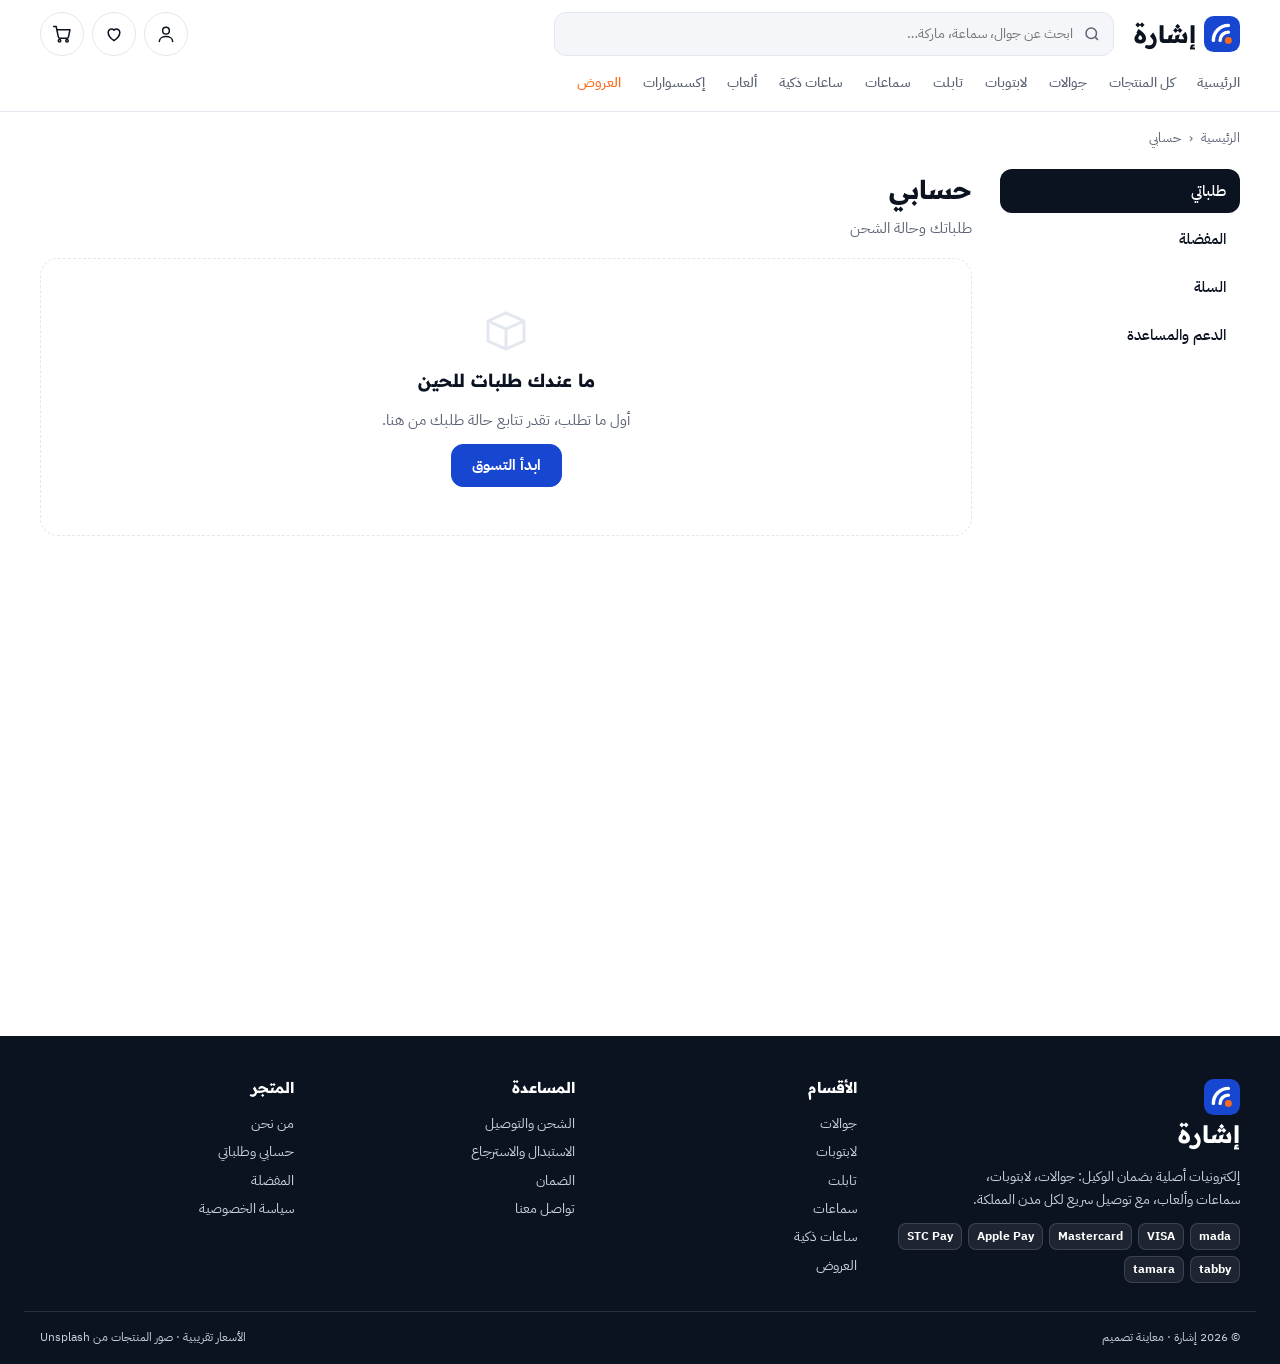
<file: account.html>
<!doctype html>
<html lang="ar" dir="rtl"><head><meta charset="utf-8"><meta name="viewport" content="width=device-width,initial-scale=1,viewport-fit=cover">
<meta name="claude:viewport-fit-sides" content="cover">
<title>حسابي | إشارة</title>
<meta name="description" content="حسابك وطلباتك في متجر إشارة.">
<meta name="theme-color" content="#1746D1">
<link rel="icon" type="image/svg+xml" href="img/logo-mark.svg">
<link rel="preconnect" href="https://fonts.googleapis.com"><link rel="preconnect" href="https://fonts.gstatic.com" crossorigin>
<noscript><link rel="stylesheet" href="https://fonts.googleapis.com/css2?family=IBM+Plex+Sans+Arabic:wght@400;500;700&family=Readex+Pro:wght@600;700;800&display=swap"></noscript>
<style>:root{--color-primary:#1746D1; --shell-ink:#0B1220; --shell-bg:#FFFFFF; --shell-soft:#F4F6FA; --shell-line:#E3E7EF;--shell-muted:#5B6475; --shell-note:#FFF4E5; --shell-note-fg:#6B3D00; --shell-ok:#12A150; --shell-err:#C62828; --shell-sale:#FF6A1A;--f-body:"IBM Plex Sans Arabic",Tahoma,"Segoe UI",sans-serif; --f-display:"Readex Pro","IBM Plex Sans Arabic",Tahoma,sans-serif;color-scheme:light;}html,body{background:var(--shell-bg);color:var(--shell-ink)}body{margin:0;font-family:var(--f-body);font-size:15px;line-height:1.6;direction:rtl}h1,h2,h3,.ish-h,.ish-h-sm,.ish-slide__txt h2,.ish-story h2,.ish-banner__txt h3{font-family:var(--f-display)}a{color:inherit}img{max-width:100%}[hidden]{display:none!important}.gut{padding-left:max(16px,env(safe-area-inset-left,0px));padding-right:max(16px,env(safe-area-inset-right,0px))}.wrap{max-width:1200px;margin:0 auto}.num{font-variant-numeric:tabular-nums}button:focus-visible,a:focus-visible,input:focus-visible,select:focus-visible,textarea:focus-visible{outline:2px solid var(--color-primary);outline-offset:2px}.note{background:var(--shell-note);color:var(--shell-note-fg);font-size:13px;text-align:center;padding-block:7px}.top{position:sticky;top:env(safe-area-inset-top,0px);z-index:40;background:var(--shell-bg);border-bottom:1px solid var(--shell-line)}body::before{content:"";position:fixed;inset:0 0 auto;height:env(safe-area-inset-top,0px);z-index:50;background:var(--shell-bg)}.top__in{max-width:1200px;margin:0 auto;display:flex;align-items:center;gap:20px;padding-block:12px}.logo{font-family:var(--f-display);font-weight:800;font-size:24px;text-decoration:none;display:flex;align-items:center;gap:8px;flex:none}.logo__mark{width:36px;height:36px;flex:none;display:block}.search{position:relative;flex:1;min-width:0;max-width:560px;margin:0}.search input{width:100%;box-sizing:border-box;font:inherit;font-size:14px;border:1px solid var(--shell-line);background:var(--shell-soft);border-radius:12px;padding:10px 40px 10px 14px;color:var(--shell-ink)}.search input:focus{background:var(--shell-bg);border-color:var(--color-primary);outline:none}.search svg{position:absolute;right:13px;top:50%;transform:translateY(-50%);width:18px;height:18px;fill:none;stroke:var(--shell-muted);stroke-width:2;pointer-events:none}.sres{position:absolute;top:calc(100% + 6px);inset-inline:0;background:var(--shell-bg);border:1px solid var(--shell-line);border-radius:14px;box-shadow:0 20px 40px rgba(11,18,32,.14);padding:6px;z-index:60;max-height:min(420px,70vh);overflow:auto}.sres a{display:flex;align-items:center;gap:10px;padding:8px;border-radius:10px;text-decoration:none}.sres a:hover,.sres a.on{background:var(--shell-soft)}.sres img{width:44px;height:44px;border-radius:8px;object-fit:cover;flex:none}.sres span{flex:1;min-width:0;font-size:14px;overflow:hidden;text-overflow:ellipsis;white-space:nowrap}.sres b{font-size:13px;color:var(--color-primary);white-space:nowrap}.sres p{margin:0;padding:12px;color:var(--shell-muted);font-size:14px;text-align:center}.acts{display:flex;gap:8px;flex:none;margin-inline-start:auto}.ibtn{position:relative;width:42px;height:42px;border-radius:50%;border:1px solid var(--shell-line);display:grid;place-items:center;background:var(--shell-bg);text-decoration:none}.ibtn:hover{border-color:var(--color-primary);color:var(--color-primary)}.ibtn svg{width:20px;height:20px;fill:none;stroke:currentColor;stroke-width:1.8;stroke-linecap:round;stroke-linejoin:round}.bdg{position:absolute;top:-4px;left:-4px;min-width:20px;height:20px;border-radius:10px;background:var(--color-primary);color:#fff;font-size:11px;font-weight:700;display:grid;place-items:center;padding:0 5px;box-sizing:border-box}.bdg.zero{display:none}.nav{max-width:1200px;margin:0 auto;display:flex;gap:22px;overflow-x:auto;scrollbar-width:none;font-weight:500;font-size:14px;padding-block:0 10px}.nav::-webkit-scrollbar{display:none}.nav a{text-decoration:none;white-space:nowrap;color:var(--shell-muted);padding-block:4px;border-bottom:2px solid transparent}.nav a:hover,.nav a[aria-current]{color:var(--color-primary);border-bottom-color:var(--color-primary)}.nav .hot{color:var(--shell-sale)}main{display:block;min-height:50vh}.s-block{max-width:1200px;margin:0 auto;padding-block:40px 56px}.s-block h2,.ttl{font-size:26px;margin:0 0 6px;text-wrap:balance}.s-block > p{color:var(--shell-muted);margin:0 0 22px}.bhead{display:flex;justify-content:space-between;align-items:end;gap:12px;margin-bottom:18px;flex-wrap:wrap}.bhead a{color:var(--color-primary);font-weight:700;text-decoration:none;font-size:14px}.crumbs{max-width:1200px;margin:0 auto;padding-block:16px 0;font-size:13px;color:var(--shell-muted);display:flex;gap:8px;flex-wrap:wrap}.crumbs a{text-decoration:none}.crumbs a:hover{color:var(--color-primary)}.btn{display:inline-flex;align-items:center;justify-content:center;gap:8px;border:1.5px solid var(--color-primary);background:var(--color-primary);color:#fff;border-radius:12px;padding:11px 20px;font:inherit;font-weight:700;cursor:pointer;text-decoration:none;line-height:1.3}.btn:hover{filter:brightness(1.08)}.btn--ghost{background:var(--shell-bg);color:var(--color-primary)}.btn--ghost:hover{background:var(--color-primary);color:#fff;filter:none}.btn--dark{background:var(--shell-ink);border-color:var(--shell-ink)}.btn--block{width:100%;box-sizing:border-box}.btn[disabled]{opacity:.5;cursor:not-allowed}.linkbtn{border:0;background:none;color:var(--color-primary);font:inherit;font-size:13px;font-weight:700;cursor:pointer;padding:0}.box{border:1px solid var(--shell-line);border-radius:18px;padding:20px;background:var(--shell-bg)}.muted{color:var(--shell-muted)}.empty{border:1px dashed var(--shell-line);border-radius:18px;padding:48px 20px;text-align:center;color:var(--shell-muted);display:flex;flex-direction:column;gap:12px;align-items:center}.empty b{color:var(--shell-ink);font-size:18px;font-family:var(--f-display)}.empty svg{width:48px;height:48px;fill:none;stroke:var(--shell-line);stroke-width:1.5}.pill{display:inline-flex;align-items:center;gap:6px;border-radius:999px;padding:3px 10px;font-size:12px;font-weight:700;background:var(--shell-soft)}.pill--ok{background:#E7F6EE;color:#0B7A3B}.pill--sale{background:#FFEDE3;color:#B4400B}.tag{display:inline-block;border-radius:6px;padding:1px 7px;font-size:12px;font-weight:800;direction:ltr}.tag--tabby{background:#3BFFC1;color:#111}.tag--tamara{background:#FFE5D0;color:#111}.rgrid{display:grid;grid-template-columns:repeat(4,minmax(0,1fr));gap:18px}.rc{display:flex;flex-direction:column;border:1px solid var(--shell-line);border-radius:16px;overflow:hidden;background:var(--shell-bg);transition:box-shadow .2s}.rc:hover{box-shadow:0 14px 34px rgba(11,18,32,.08)}.rc .s-product-card-image{position:relative;aspect-ratio:1/1;max-width:100%;background:var(--shell-soft);overflow:hidden}.rc .s-product-card-image > a{display:block;width:100%;height:100%}.rc .s-product-card-image img{width:100%;height:100%;object-fit:cover;display:block;transition:transform .4s}.rc:hover .s-product-card-image img{transform:scale(1.04)}.rc .s-product-card-content{display:flex;flex-direction:column;gap:6px;padding:12px;flex:1;min-width:0}.rc-brand{font-size:11px;letter-spacing:.06em;text-transform:uppercase;color:var(--shell-muted);direction:ltr;text-align:right}.rc h3{font-family:var(--f-body);font-size:14px;font-weight:700;margin:0;line-height:1.5;min-height:42px}.rc h3 a{text-decoration:none;display:-webkit-box;-webkit-line-clamp:2;-webkit-box-orient:vertical;overflow:hidden}.rc h3 a:hover{color:var(--color-primary)}.rc-price{display:flex;gap:8px;align-items:baseline;flex-wrap:wrap;margin-top:auto;font-variant-numeric:tabular-nums}.rc-price b{color:var(--color-primary)}.rc-price s{font-size:12px;color:var(--shell-muted)}.rc-badge{position:absolute;top:10px;right:10px;background:var(--shell-sale);color:#fff;font-size:11px;font-weight:800;border-radius:7px;padding:2px 8px;z-index:2}.heart{position:absolute;top:8px;left:8px;z-index:2;width:36px;height:36px;border-radius:50%;border:0;background:rgba(255,255,255,.92);display:grid;place-items:center;cursor:pointer;box-shadow:0 4px 12px rgba(11,18,32,.12)}.heart svg{width:18px;height:18px;fill:none;stroke:var(--shell-ink);stroke-width:1.8}.heart[aria-pressed="true"] svg{fill:#E5304B;stroke:#E5304B}.rc-add{border:1.5px solid var(--color-primary);background:var(--shell-bg);color:var(--color-primary);border-radius:10px;padding:8px;font:inherit;font-weight:700;cursor:pointer}.rc-add:hover{background:var(--color-primary);color:#fff}.listing{max-width:1200px;margin:0 auto;display:grid;grid-template-columns:250px minmax(0,1fr);gap:28px;padding-block:20px 64px;align-items:start}.filters{position:sticky;top:calc(130px + env(safe-area-inset-top,0px));border:1px solid var(--shell-line);border-radius:18px;padding:18px;display:flex;flex-direction:column;gap:20px;background:var(--shell-bg)}.filters h2{font-size:17px;margin:0;display:flex;justify-content:space-between;align-items:center}.filters h3{font-size:13px;margin:0 0 8px;color:var(--shell-muted);font-family:var(--f-body);letter-spacing:.02em}.filters fieldset{border:0;margin:0;padding:0;display:flex;flex-direction:column;gap:6px}.chk{display:flex;align-items:center;gap:8px;font-size:14px;cursor:pointer}.chk input{accent-color:var(--color-primary);width:16px;height:16px;margin:0}.chk small{margin-inline-start:auto;color:var(--shell-muted);font-variant-numeric:tabular-nums}.range{width:100%;accent-color:var(--color-primary)}.rangev{display:flex;justify-content:space-between;font-size:12px;color:var(--shell-muted);font-variant-numeric:tabular-nums}.toolbar{display:flex;justify-content:space-between;align-items:center;gap:12px;flex-wrap:wrap;margin-bottom:16px}.toolbar b{font-size:15px}select,.inp{font:inherit;border:1px solid var(--shell-line);border-radius:10px;padding:9px 12px;background:var(--shell-bg);color:var(--shell-ink);box-sizing:border-box}.ftoggle{display:none}.lgrid{grid-template-columns:repeat(3,minmax(0,1fr))}.pp{max-width:1200px;margin:0 auto;display:grid;grid-template-columns:minmax(0,1fr) minmax(0,1fr);gap:40px;padding-block:20px 40px;align-items:start}.pp-gal{position:sticky;top:calc(130px + env(safe-area-inset-top,0px));display:flex;flex-direction:column;gap:12px}.pp-main{position:relative;aspect-ratio:1/1;max-width:100%;border-radius:22px;overflow:hidden;background:var(--shell-soft);cursor:zoom-in}.pp-main img{width:100%;height:100%;object-fit:cover;display:block;transition:transform .25s}.pp-main.zoom img{transform:scale(1.8)}.pp-info{display:flex;flex-direction:column;gap:16px;min-width:0}.pp-info h1{font-size:30px;line-height:1.35;margin:0;text-wrap:balance}.pp-meta{display:flex;gap:8px;flex-wrap:wrap;align-items:center;font-size:13px}.pp-price{display:flex;gap:12px;align-items:baseline;flex-wrap:wrap;font-variant-numeric:tabular-nums}.pp-price b{font-size:32px;color:var(--color-primary);font-family:var(--f-display)}.pp-price s{color:var(--shell-muted)}.pp-inst{display:flex;flex-direction:column;gap:6px;border:1px solid var(--shell-line);border-radius:14px;padding:12px 14px;font-size:14px}.pp-buy{display:flex;gap:10px;flex-wrap:wrap;align-items:stretch}.pp-buy .btn{flex:1;min-width:140px}.qty{display:inline-flex;align-items:center;border:1px solid var(--shell-line);border-radius:12px;overflow:hidden;flex:none}.qty button{width:40px;height:44px;border:0;background:var(--shell-bg);font:inherit;font-size:18px;cursor:pointer;color:var(--shell-ink)}.qty button:hover{background:var(--shell-soft)}.qty input{width:40px;text-align:center;border:0;font:inherit;font-weight:700;background:transparent;color:var(--shell-ink);-moz-appearance:textfield}.qty input::-webkit-inner-spin-button{display:none}.qty--sm button{width:32px;height:34px;font-size:16px}.qty--sm input{width:32px}.pp-heart{width:48px;flex:none;border:1px solid var(--shell-line);border-radius:12px;background:var(--shell-bg);display:grid;place-items:center;cursor:pointer}.pp-heart svg{width:22px;height:22px;fill:none;stroke:var(--shell-ink);stroke-width:1.8}.pp-heart[aria-pressed="true"] svg{fill:#E5304B;stroke:#E5304B}.pp-perks{display:grid;grid-template-columns:repeat(3,minmax(0,1fr));gap:8px}.pp-perks div{background:var(--shell-soft);border-radius:12px;padding:10px;font-size:12px;display:flex;flex-direction:column;gap:2px}.pp-perks b{font-size:13px}.pp-specs{margin:0;padding:0;list-style:none;display:flex;flex-direction:column;gap:6px}.pp-specs li{display:flex;gap:8px;font-size:14px}.pp-specs li::before{content:"";flex:none;width:6px;height:6px;border-radius:50%;background:var(--color-primary);margin-top:9px}.pp-table{width:100%;border-collapse:collapse;font-size:14px}.pp-table th,.pp-table td{text-align:right;padding:9px 0;border-bottom:1px solid var(--shell-line)}.pp-table th{color:var(--shell-muted);font-weight:500;width:40%}.pp-sticky{display:none}.cartgrid{max-width:1200px;margin:0 auto;display:grid;grid-template-columns:minmax(0,1fr) 360px;gap:28px;align-items:start;padding-block:20px 56px}.cline{display:grid;grid-template-columns:96px minmax(0,1fr) auto;gap:16px;align-items:center;padding:16px 0;border-bottom:1px solid var(--shell-line)}.cline:first-child{padding-top:0}.cline img{width:96px;height:96px;border-radius:14px;object-fit:cover;background:var(--shell-soft);display:block}.cline h3{font-family:var(--f-body);font-size:15px;margin:0 0 4px;line-height:1.5}.cline h3 a{text-decoration:none}.cline .r{display:flex;flex-direction:column;align-items:flex-end;gap:8px;font-variant-numeric:tabular-nums}.cline .r b{font-size:16px;white-space:nowrap}.rm{border:0;background:none;color:var(--shell-muted);font:inherit;font-size:13px;cursor:pointer;padding:0;text-decoration:underline}.rm:hover{color:var(--shell-err)}.sum{position:sticky;top:calc(130px + env(safe-area-inset-top,0px));display:flex;flex-direction:column;gap:12px}.sum h2{font-size:18px;margin:0}.sum .row{display:flex;justify-content:space-between;gap:12px;font-size:14px;font-variant-numeric:tabular-nums}.sum .row.save{color:var(--shell-ok)}.sum .tot{border-top:1px solid var(--shell-line);padding-top:12px;font-size:18px;font-weight:800}.ship-meter{display:flex;flex-direction:column;gap:6px;font-size:13px}.ship-meter i{display:block;height:6px;border-radius:3px;background:var(--shell-soft);overflow:hidden}.ship-meter i b{display:block;height:100%;background:var(--shell-ok);border-radius:3px}.coupon{display:flex;gap:8px}.coupon input{flex:1;min-width:0}.msg{font-size:13px}.msg.ok{color:var(--shell-ok)}.msg.err{color:var(--shell-err)}.co{max-width:1200px;margin:0 auto;display:grid;grid-template-columns:minmax(0,1fr) 380px;gap:28px;align-items:start;padding-block:20px 56px}.co form{display:flex;flex-direction:column;gap:18px}.co fieldset{border:1px solid var(--shell-line);border-radius:18px;padding:20px;margin:0;display:grid;grid-template-columns:1fr 1fr;gap:14px}.co legend{font-family:var(--f-display);font-weight:700;font-size:17px;padding:0 6px;display:flex;align-items:center;gap:8px}.co legend i{width:24px;height:24px;border-radius:50%;background:var(--shell-ink);color:#fff;font-style:normal;font-size:13px;display:grid;place-items:center}.fld{display:flex;flex-direction:column;gap:6px;font-size:14px;min-width:0}.fld.full{grid-column:1/-1}.fld label{font-weight:700;font-size:13px}.fld .inp,.fld select{width:100%}.fld .err{color:var(--shell-err);font-size:12px}.fld.bad .inp,.fld.bad select{border-color:var(--shell-err)}.opts{grid-column:1/-1;display:grid;grid-template-columns:1fr 1fr;gap:10px}.opt{display:flex;gap:10px;align-items:flex-start;border:1.5px solid var(--shell-line);border-radius:14px;padding:12px 14px;cursor:pointer;font-size:14px}.opt input{accent-color:var(--color-primary);margin:3px 0 0;flex:none}.opt span{display:flex;flex-direction:column;gap:2px;flex:1;min-width:0}.opt small{color:var(--shell-muted)}.opt em{font-style:normal;font-weight:800;white-space:nowrap;font-variant-numeric:tabular-nums}.opt:has(input:checked){border-color:var(--color-primary);background:#F3F6FE}.mini{display:flex;flex-direction:column;gap:10px;max-height:280px;overflow:auto}.mini div{display:flex;gap:10px;align-items:center;font-size:13px}.mini img{width:52px;height:52px;border-radius:10px;object-fit:cover;flex:none}.mini span{flex:1;min-width:0}.mini b{white-space:nowrap;font-variant-numeric:tabular-nums}.done{max-width:640px;margin:0 auto;padding-block:48px 64px;display:flex;flex-direction:column;gap:18px;align-items:center;text-align:center}.done .ok{width:72px;height:72px;border-radius:50%;background:#E7F6EE;display:grid;place-items:center}.done .ok svg{width:36px;height:36px;fill:none;stroke:var(--shell-ok);stroke-width:2.5}.done h1{margin:0;font-size:28px}.done .box{width:100%;box-sizing:border-box;text-align:right}.acc{max-width:1200px;margin:0 auto;display:grid;grid-template-columns:240px minmax(0,1fr);gap:28px;align-items:start;padding-block:20px 56px}.acc nav{display:flex;flex-direction:column;gap:4px}.acc nav a{padding:10px 14px;border-radius:12px;text-decoration:none;font-weight:500}.acc nav a[aria-current]{background:var(--shell-ink);color:#fff}.acc nav a:not([aria-current]):hover{background:var(--shell-soft)}.order{display:flex;flex-direction:column;gap:14px}.order + .order{margin-top:16px}.order header{display:flex;justify-content:space-between;gap:12px;flex-wrap:wrap;align-items:center}.order header b{font-size:16px}.thumbs{display:flex;gap:8px;flex-wrap:wrap}.thumbs img{width:56px;height:56px;border-radius:10px;object-fit:cover;background:var(--shell-soft)}.track{display:grid;grid-template-columns:repeat(4,minmax(0,1fr));gap:6px;font-size:12px;text-align:center}.track div{display:flex;flex-direction:column;gap:6px;color:var(--shell-muted)}.track div::before{content:"";height:6px;border-radius:3px;background:var(--shell-line)}.track div.on{color:var(--shell-ink);font-weight:700}.track div.on::before{background:var(--shell-ok)}.info{max-width:1200px;margin:0 auto;display:grid;grid-template-columns:240px minmax(0,1fr);gap:28px;align-items:start;padding-block:20px 56px}.prose{max-width:68ch;display:flex;flex-direction:column;gap:12px}.prose h1{margin:0;font-size:28px}.prose h2{margin:12px 0 0;font-size:18px}.prose p,.prose ul{margin:0}.prose ul{padding-inline-start:20px;display:flex;flex-direction:column;gap:4px}footer{background:var(--shell-ink);color:#C9D1E0;font-size:14px;margin-top:24px}.foot{max-width:1200px;margin:0 auto;display:grid;grid-template-columns:1.4fr 1fr 1fr 1fr;gap:28px;padding-block:40px 28px}.foot h4{color:#fff;margin:0 0 10px;font-size:15px;font-family:var(--f-display)}.foot a{display:block;text-decoration:none;padding-block:3px;color:#C9D1E0}.foot a:hover{color:#fff}.foot p{margin:0 0 12px;max-width:34ch}.pays{display:flex;gap:6px;flex-wrap:wrap}.pays span{background:rgba(255,255,255,.08);border:1px solid rgba(255,255,255,.14);border-radius:8px;padding:3px 8px;font-size:12px;font-weight:700;color:#fff;direction:ltr}.foot-b{max-width:1200px;margin:0 auto;border-top:1px solid rgba(255,255,255,.12);padding-block:16px;font-size:12px;display:flex;justify-content:space-between;gap:12px;flex-wrap:wrap}#toast{position:fixed;z-index:300;left:16px;right:16px;margin-inline:auto;width:fit-content;bottom:calc(90px + env(safe-area-inset-bottom,0px));background:var(--shell-ink);color:#fff;border-radius:14px;padding:10px 12px 10px 16px;font-size:14px;max-width:calc(100% - 32px);box-sizing:border-box;box-shadow:0 12px 30px rgba(11,18,32,.25);display:flex;gap:12px;align-items:center}#toast a{color:#fff;font-weight:800;white-space:nowrap;background:rgba(255,255,255,.14);border-radius:9px;padding:4px 10px;text-decoration:none}@media (max-width:1023px){.rgrid{grid-template-columns:repeat(3,minmax(0,1fr))}.listing{grid-template-columns:1fr}.filters{position:static;display:none}.filters.open{display:flex}.ftoggle{display:inline-flex;padding:8px 14px}.cartgrid,.co,.acc,.info{grid-template-columns:1fr}.sum{position:static}.foot{grid-template-columns:1fr 1fr}.pp{gap:24px}}@media (max-width:767px){.top__in{flex-wrap:wrap;gap:10px 12px;padding-block:10px}.logo{font-size:20px}.search{order:3;flex-basis:100%;max-width:none}.ibtn{width:38px;height:38px}.ibtn.acc-link{display:none}.rgrid,.lgrid{grid-template-columns:repeat(2,minmax(0,1fr));gap:10px}.s-block h2,.ttl{font-size:22px}.pp{grid-template-columns:1fr}.pp-gal{position:static}.pp-info h1{font-size:22px}.pp-price b{font-size:26px}.pp-sticky{display:flex;position:fixed;inset:auto 0 0;z-index:80;background:var(--shell-bg);border-top:1px solid var(--shell-line);gap:10px;align-items:center;padding-top:10px;padding-bottom:calc(10px + env(safe-area-inset-bottom,0px));box-shadow:0 -8px 24px rgba(11,18,32,.08)}.pp-sticky .btn{flex:1}.pp-sticky b{font-variant-numeric:tabular-nums;color:var(--color-primary)}body.has-sticky{padding-bottom:76px}body.has-sticky #toast{bottom:calc(90px + env(safe-area-inset-bottom,0px))}.cline{grid-template-columns:72px minmax(0,1fr);gap:12px}.cline img{width:72px;height:72px}.cline .r{grid-column:2;flex-direction:row;justify-content:space-between;align-items:center}.co fieldset{grid-template-columns:1fr;padding:16px}.opts{grid-template-columns:1fr}.track{font-size:11px}.foot{grid-template-columns:1fr}.pp-perks{grid-template-columns:1fr 1fr 1fr}}@media (prefers-reduced-motion:reduce){*{animation:none!important;transition:none!important;scroll-behavior:auto!important}}salla-products-list{display:grid}.laysw{max-width:1200px;margin:12px auto 0;display:flex;align-items:center;gap:6px;flex-wrap:wrap;font-size:13px;color:var(--shell-muted)}.laysw button{border:1px solid var(--shell-line);background:var(--shell-bg);color:inherit;font:inherit;font-weight:700;border-radius:999px;padding:5px 14px;cursor:pointer}.laysw button[aria-pressed="true"]{background:var(--color-primary);border-color:var(--color-primary);color:#fff}.container--product-details{max-width:1200px;margin-inline:auto}salla-slider,salla-installment{display:block}.pp-gal salla-slider{display:flex;flex-direction:column;gap:12px}.pp-thumbs{display:flex;gap:10px}.pp-thumbs button{width:72px;aspect-ratio:1/1;max-width:100%;border:2px solid transparent;border-radius:12px;padding:0;overflow:hidden;background:var(--shell-soft);cursor:pointer;opacity:.7}.pp-thumbs button[aria-current]{border-color:var(--color-primary);opacity:1}.pp-thumbs img{width:100%;height:100%;object-fit:cover;display:block}.product-form{display:flex;flex-direction:column;gap:14px}.pp-opts{border:1px solid var(--shell-line);border-radius:14px;padding:12px 14px;margin:0;display:flex;flex-direction:column;gap:8px}.pp-opts legend{font-weight:700;padding:0 6px}.pp-opts label{display:flex;align-items:center;gap:10px;border:1.5px solid var(--shell-line);border-radius:12px;padding:10px 12px;cursor:pointer;font-size:14px}.pp-opts label:has(input:checked){border-color:var(--color-primary);background:color-mix(in srgb,var(--color-primary) 6%,transparent)}.pp-opts input{accent-color:var(--color-primary);margin:0}.pp-opts span{flex:1}.pp-opts b{font-size:13px;font-variant-numeric:tabular-nums;color:var(--shell-muted)}.pp-total{display:flex;justify-content:space-between;align-items:baseline;background:var(--shell-soft);border-radius:12px;padding:10px 14px}.pp-total h2{margin:0;font-size:22px;color:var(--color-primary);font-variant-numeric:tabular-nums}.pp-desc-t{font-size:17px;margin:0 0 10px}.ish-pdp-story .pp-desc-t{display:none}.ish-pdp-story .product__description.box{background:transparent;border:0}.pp-main[hidden]{display:none}.app-inner>main{min-height:100vh}:root{--ish-primary: var(--color-primary, #1746D1);--ish-ink:#0B1220; --ish-ink2:#121B30; --ish-cyan:#00C2FF; --ish-orange:#FF6A1A;--ish-cloud:#F4F6FA; --ish-line:#E3E7EF; --ish-muted:#5B6475; --ish-text:#0B1220;--ish-success:#12A150; --ish-star:#FFB020; --ish-radius:22px;}.ish *,.ish-modal *,.ish-tray *,.ish-mbar *{box-sizing:border-box}.ish{font-family:inherit;color:var(--ish-text);direction:rtl;position:relative}.ish-wrap{max-width:1200px;margin:0 auto;padding:0 16px}.ish-sec{padding:48px 0}.ish-h{font-size:28px;line-height:1.3;font-weight:800;margin:0}.ish-h-sm{font-size:20px;font-weight:800;margin:0}.ish-eyebrow{font-size:12px;font-weight:800;color:var(--ish-primary)}.ish-muted{color:var(--ish-muted)}.ish-head{display:flex;align-items:flex-end;justify-content:space-between;gap:16px;margin-bottom:22px;flex-wrap:wrap}.ish-head>div{display:flex;flex-direction:column;gap:4px}.ish-btn{display:inline-flex;align-items:center;justify-content:center;gap:8px;border:0;cursor:pointer;background:var(--ish-primary);color:#fff;font:inherit;font-weight:700;font-size:14px;border-radius:12px;padding:11px 18px;transition:filter .2s,transform .2s;text-decoration:none}.ish-btn:hover{filter:brightness(1.1)}.ish-btn:active{transform:scale(.98)}.ish-btn--light{background:#fff;color:var(--ish-ink)}.ish-btn--ghost{background:transparent;color:inherit;border:1.5px solid currentColor}.ish-btn--outline{background:#fff;color:var(--ish-primary);border:1.5px solid var(--ish-primary)}.ish-btn[disabled]{opacity:.45;cursor:not-allowed}.ish-loading{opacity:.6;pointer-events:none}.ish button{font:inherit;cursor:pointer}.ish-grid4{display:grid;grid-template-columns:repeat(4,1fr);gap:20px}.ish-grid3{display:grid;grid-template-columns:repeat(3,1fr);gap:18px}.ish-card{background:#fff;border:1px solid var(--ish-line);border-radius:20px;padding:10px;display:flex;flex-direction:column;gap:8px;position:relative;color:var(--ish-text);transition:box-shadow .25s,transform .25s}.ish-card:hover{box-shadow:0 20px 40px rgba(11,18,32,.10);transform:translateY(-3px)}.ish-card__img{display:block;aspect-ratio:1/1;border-radius:14px;overflow:hidden;background:var(--ish-cloud)}.ish-card__img img{width:100%;height:100%;object-fit:cover;transition:transform .4s}.ish-card:hover .ish-card__img img{transform:scale(1.05)}.ish-card__name{font-weight:700;line-height:1.5;color:inherit;text-decoration:none;display:-webkit-box;-webkit-line-clamp:2;-webkit-box-orient:vertical;overflow:hidden;min-height:42px}.ish-badge{position:absolute;top:18px;right:18px;background:var(--ish-orange);color:#fff;font-weight:800;font-size:11px;border-radius:7px;padding:3px 8px}.ish-price{display:flex;align-items:baseline;gap:8px;margin-top:auto;flex-wrap:wrap}.ish-price b{font-size:18px;color:var(--ish-primary);font-weight:800}.ish-price s{font-size:12px;color:var(--ish-muted)}.ish-card .ish-btn{width:100%}.ish-flash{background:var(--ish-ink);color:#fff;overflow:hidden;isolation:isolate}.ish-flash::before{content:"";position:absolute;inset:0;z-index:-1;background:rgba(6,9,16,.66)}.ish-flash .ish-eyebrow{color:#FF9E66}.ish-cd{display:flex;gap:8px}.ish-cd span{background:rgba(255,255,255,.08);border:1px solid rgba(255,255,255,.15);border-radius:14px;min-width:62px;padding:8px 6px;text-align:center;font-size:24px;font-weight:900;font-variant-numeric:tabular-nums;line-height:1.1}.ish-cd small{display:block;font-size:10px;font-weight:500;opacity:.7}.ish-stock{display:flex;flex-direction:column;gap:4px;font-size:11px;color:var(--ish-muted)}.ish-stock i{display:block;height:6px;border-radius:3px;background:#FBE3D6;overflow:hidden}.ish-stock i b{display:block;height:100%;background:linear-gradient(90deg,#FF9E33,var(--ish-orange))}.ish-stock strong{color:var(--ish-orange)}.ish-setup{display:grid;grid-template-columns:1fr 340px;gap:22px}.ish-scene{position:relative;min-height:520px;border-radius:28px;overflow:hidden;background:#0B1220;isolation:isolate}.ish-scene>img.ish-scene__bg{position:absolute;inset:0;width:100%;height:100%;object-fit:cover;z-index:-1}.ish-pin{position:absolute;padding:0;line-height:1;width:34px;height:34px;margin:-17px 0 0 -17px;border-radius:50%;background:#fff;color:var(--ish-primary);display:grid;place-items:center;font-weight:900;font-size:18px;border:0;box-shadow:0 0 0 6px rgba(255,255,255,.22);z-index:3;cursor:pointer}.ish-pin::after{content:"";position:absolute;inset:-6px;border-radius:50%;border:2px solid #fff;animation:ish-ping 2s infinite}@keyframes ish-ping{to{transform:scale(1.8);opacity:0}}.ish-pin[aria-pressed="true"]{background:var(--ish-orange);color:#fff}.ish-pop{position:absolute;z-index:4;background:#fff;color:var(--ish-text);border-radius:16px;padding:10px;display:none;gap:10px;align-items:center;width:280px;box-shadow:0 20px 50px rgba(0,0,0,.4)}.ish-pop.on{display:flex}.ish-pop img{width:62px;height:62px;border-radius:12px;object-fit:cover;flex:none}.ish-list{display:flex;flex-direction:column;gap:10px}.ish-row{display:flex;gap:12px;align-items:center;background:#fff;border:1px solid var(--ish-line);border-radius:16px;padding:8px;cursor:pointer;transition:border-color .2s,box-shadow .2s}.ish-row.on{border-color:var(--ish-primary);box-shadow:0 0 0 3px rgba(23,70,209,.15)}.ish-row img{width:64px;height:64px;border-radius:12px;object-fit:cover;flex:none}.ish-row__mid{flex:1;min-width:0;display:flex;flex-direction:column}.ish-row__mid span{font-weight:700;white-space:nowrap;overflow:hidden;text-overflow:ellipsis}.ish-row__mid b{color:var(--ish-primary)}.ish-plus{width:40px;height:40px;border-radius:12px;background:var(--ish-primary);color:#fff;display:grid;place-items:center;flex:none;border:0;cursor:pointer}.ish-total{background:var(--ish-ink);color:#fff;border-radius:18px;padding:16px;display:flex;justify-content:space-between;align-items:center;gap:10px;margin-top:auto}.ish-quiz{display:grid;grid-template-columns:360px 1fr;gap:26px;background:var(--ish-cloud);border-radius:28px;padding:26px;min-height:420px}.ish-qside{background:var(--ish-ink);color:#fff;border-radius:22px;padding:26px;display:flex;flex-direction:column;gap:16px;position:relative;overflow:hidden;isolation:isolate}.ish-qside::before{content:"";position:absolute;width:240px;height:240px;border-radius:50%;background:var(--ish-primary);filter:blur(60px);opacity:.7;left:-80px;bottom:-80px;z-index:-1}.ish-pill{display:inline-flex;align-self:flex-start;border-radius:999px;padding:4px 12px;font-size:12px;font-weight:700;background:rgba(0,194,255,.18);color:var(--ish-cyan)}.ish-steps{display:flex;gap:6px}.ish-steps i{flex:1;height:4px;border-radius:2px;background:rgba(255,255,255,.2)}.ish-steps i.on{background:var(--ish-cyan)}.ish-qsum{list-style:none;margin:0;padding:0;display:flex;flex-direction:column;gap:10px}.ish-qsum li{display:flex;justify-content:space-between;gap:10px}.ish-qsum b{color:var(--ish-cyan)}.ish-opts{display:grid;grid-template-columns:repeat(3,1fr);gap:14px}.ish-opt{background:#fff;border:2px solid var(--ish-line);border-radius:20px;padding:18px 12px;display:flex;flex-direction:column;align-items:center;gap:10px;font-weight:800;color:var(--ish-text);transition:border-color .2s,transform .2s,box-shadow .2s}.ish-opt:hover{border-color:var(--ish-primary);transform:translateY(-3px);box-shadow:0 14px 30px rgba(23,70,209,.12)}.ish-opt img{width:84px;height:84px;border-radius:16px;object-fit:cover}.ish-opt .ish-ico{width:64px;height:64px;border-radius:18px;background:rgba(23,70,209,.08);color:var(--ish-primary);display:grid;place-items:center;font-size:26px;font-weight:900}.ish-opt small{font-weight:500;color:var(--ish-muted)}.ish-cmpwrap{border:1px solid var(--ish-line);border-radius:22px;overflow:auto;background:#fff}.ish-cmp{width:100%;border-collapse:collapse;table-layout:fixed;min-width:640px}.ish-cmp td{padding:12px 16px;border-bottom:1px solid var(--ish-line);text-align:center;vertical-align:middle}.ish-cmp td:first-child{text-align:right;color:var(--ish-muted);font-weight:600;width:170px;background:var(--ish-cloud)}.ish-cmp tr:last-child td{border-bottom:0}.ish-cmp select{font:inherit;border:1.5px solid var(--ish-line);border-radius:10px;padding:8px;width:100%;font-weight:700;background:#fff;color:var(--ish-text)}.ish-cmp img{width:120px;height:120px;object-fit:cover;border-radius:14px;margin:10px auto 6px;display:block}.ish-cmp td.best{background:rgba(18,161,80,.08);color:var(--ish-success);font-weight:800}.ish-fbt{display:grid;grid-template-columns:1fr 300px;gap:24px;align-items:center;border:1px solid var(--ish-line);border-radius:24px;padding:22px;background:#fff}.ish-fbt__items{display:flex;gap:10px;align-items:stretch}.ish-fbt__plus{align-self:center;font-size:24px;color:var(--ish-muted)}.ish-fbt__it{flex:1;min-width:0;display:flex;flex-direction:column;gap:6px;border:2px solid var(--ish-line);border-radius:18px;padding:10px;position:relative;cursor:pointer;opacity:.55;transition:opacity .2s,border-color .2s}.ish-fbt__it.on{opacity:1;border-color:var(--ish-primary)}.ish-fbt__it img{width:100%;aspect-ratio:1/1;object-fit:cover;border-radius:12px}.ish-fbt__it input{position:absolute;top:16px;right:16px;width:18px;height:18px;accent-color:var(--ish-primary)}.ish-fbt__it span{font-size:12px;font-weight:700;line-height:1.4;display:-webkit-box;-webkit-line-clamp:2;-webkit-box-orient:vertical;overflow:hidden}.ish-fbt__it b{color:var(--ish-primary);margin-top:auto}.ish-sum{background:var(--ish-cloud);border-radius:18px;padding:18px;display:flex;flex-direction:column;gap:10px}.ish-sum .r{display:flex;justify-content:space-between}.ish-calc{display:grid;grid-template-columns:1fr 1fr;gap:22px}.ish-panel{border:1px solid var(--ish-line);border-radius:22px;padding:22px;display:flex;flex-direction:column;gap:14px;background:#fff}.ish-plans{display:grid;grid-template-columns:repeat(4,1fr);gap:10px}.ish-plans button,.ish-conds button{border:1.5px solid var(--ish-line);border-radius:14px;padding:12px 6px;display:flex;flex-direction:column;align-items:center;gap:4px;font-weight:800;background:#fff;color:var(--ish-text)}.ish-plans button small,.ish-conds button small{font-weight:600;color:var(--ish-muted);font-size:11px}.ish-plans button[aria-pressed="true"],.ish-conds button[aria-pressed="true"]{border-color:var(--ish-primary);color:var(--ish-primary);background:rgba(23,70,209,.05)}.ish-tag{border-radius:6px;padding:2px 8px;font-weight:800;font-size:12px;direction:ltr;color:#0B1220}.ish-tag--tabby{background:#3BFFC1}.ish-tag--tamara{background:#F7C8B4}.ish-sched{display:flex;gap:6px}.ish-sched div{flex:1;background:var(--ish-cloud);border-radius:12px;padding:10px 6px;text-align:center;font-size:11px;color:var(--ish-muted)}.ish-sched b{display:block;font-size:14px;color:var(--ish-text)}.ish-conds{display:flex;gap:8px}.ish-conds button{flex:1}.ish-select{font:inherit;border:1.5px solid var(--ish-line);border-radius:12px;padding:11px 12px;font-weight:600;background:#fff;width:100%;color:var(--ish-text)}.ish-chk{display:flex;align-items:center;gap:10px;cursor:pointer}.ish-chk input{width:18px;height:18px;accent-color:var(--ish-primary)}.ish-trade{background:var(--ish-ink);color:#fff;border-radius:18px;padding:16px;display:flex;justify-content:space-between;align-items:center;gap:10px}.ish-trade b{display:block;font-size:20px}.ish-faq-search{display:flex;gap:10px;align-items:center;border:1.5px solid var(--ish-line);border-radius:14px;padding:12px 16px;background:#fff}.ish-faq-search:focus-within{border-color:var(--ish-primary)}.ish-faq-search input{border:0;outline:0;flex:1;font:inherit;background:transparent}.ish-faq details{border-bottom:1px solid var(--ish-line);padding:15px 0}.ish-faq summary{font-weight:700;cursor:pointer;display:flex;justify-content:space-between;list-style:none}.ish-faq summary::-webkit-details-marker{display:none}.ish-faq summary::after{content:"+";color:var(--ish-primary);font-size:20px;line-height:1}.ish-faq details[open] summary::after{content:"−"}.ish-faq p{color:var(--ish-muted);margin:8px 0 0}.ish-faq mark{background:rgba(255,176,32,.35);color:inherit;border-radius:3px}.ish-qv{position:absolute;bottom:10px;left:50%;transform:translate(-50%,8px);opacity:0;z-index:5;background:rgba(11,18,32,.88);color:#fff;border:0;border-radius:999px;padding:6px 14px;font:inherit;font-size:12px;font-weight:700;white-space:nowrap;cursor:pointer;transition:.25s}custom-salla-product-card:hover .ish-qv,.ish-qv:focus-visible{opacity:1;transform:translate(-50%,0)}@media (hover:none){.ish-qv{opacity:1;transform:translate(-50%,0)}}.ish-cmpchk{display:flex;align-items:center;gap:8px;font-size:12px;color:var(--ish-muted);cursor:pointer;margin:6px 0 0;padding:0 4px}.ish-cmpchk input{width:16px;height:16px;accent-color:var(--ish-primary)}.ish-tray{position:fixed;bottom:20px;left:50%;transform:translateX(-50%);z-index:9990;background:var(--ish-ink);color:#fff;border-radius:18px;padding:12px 16px;display:none;align-items:center;gap:14px;box-shadow:0 20px 50px rgba(11,18,32,.4);direction:rtl;font-family:inherit;max-width:calc(100% - 24px)}.ish-tray.on{display:flex}.ish-slot{position:relative;width:52px;height:52px;border-radius:12px;background:rgba(255,255,255,.08);border:1px dashed rgba(255,255,255,.25);overflow:visible;flex:none}.ish-slot img{width:100%;height:100%;object-fit:cover;border-radius:12px}.ish-slot button{position:absolute;top:-6px;left:-6px;width:20px;height:20px;border-radius:50%;background:var(--ish-orange);color:#fff;border:0;font-size:12px;line-height:1;cursor:pointer}.ish-modal{position:fixed;inset:0;z-index:9999;background:rgba(5,7,12,.6);backdrop-filter:blur(6px);display:none;align-items:center;justify-content:center;padding:16px;direction:rtl;font-family:inherit}.ish-modal.on{display:flex}.ish-modal__box{background:#fff;color:var(--ish-text);border-radius:24px;max-width:980px;width:100%;max-height:90vh;overflow:auto;position:relative;padding:26px;box-shadow:0 40px 100px rgba(0,0,0,.4)}.ish-modal__x{position:absolute;top:12px;left:12px;width:40px;height:40px;border-radius:50%;background:var(--ish-cloud);border:0;font-size:22px;cursor:pointer;z-index:2}.ish-qvgrid{display:grid;grid-template-columns:1fr 1fr;gap:26px;align-items:center}.ish-qvgrid>img{width:100%;aspect-ratio:1/1;object-fit:cover;border-radius:20px;background:var(--ish-cloud)}.ish-qvgrid .ish-desc{color:var(--ish-muted);font-size:14px;display:-webkit-box;-webkit-line-clamp:4;-webkit-box-orient:vertical;overflow:hidden}.ish-mbar{display:none}@media (max-width:767px){.ish-mbar{display:grid;position:fixed;bottom:0;inset-inline:0;z-index:9980;grid-template-columns:repeat(5,1fr);background:rgba(255,255,255,.96);backdrop-filter:blur(10px);border-top:1px solid var(--ish-line);padding:8px 4px calc(8px + env(safe-area-inset-bottom));direction:rtl;font-family:inherit}.ish-mbar a{display:flex;flex-direction:column;align-items:center;gap:2px;font-size:10px;color:var(--ish-muted);text-decoration:none;position:relative}.ish-mbar a.on{color:var(--ish-primary);font-weight:700}.ish-mbar svg{width:22px;height:22px}.ish-mbar .ish-cnt{position:absolute;top:-4px;left:calc(50% - 22px);background:var(--ish-orange);color:#fff;border-radius:999px;font-size:10px;min-width:16px;height:16px;display:grid;place-items:center;padding:0 4px}body.ish-has-mbar{padding-bottom:64px}body.ish-has-mbar .ish-tray{bottom:84px}}@media (max-width:1023px){.ish-grid4{grid-template-columns:repeat(2,1fr)}.ish-setup,.ish-quiz,.ish-fbt,.ish-calc{grid-template-columns:1fr}.ish-scene{min-height:420px}}@media (max-width:767px){.ish-sec{padding:28px 0}.ish-h{font-size:22px}.ish-grid4{display:flex;overflow-x:auto;gap:12px;scroll-snap-type:x mandatory;padding-bottom:6px}.ish-grid4>.ish-card{flex:0 0 62%;scroll-snap-align:start}.ish-grid3{grid-template-columns:repeat(2,1fr);gap:10px}.ish-cd span{min-width:44px;font-size:17px;padding:5px 4px}.ish-opts{grid-template-columns:repeat(2,1fr)}.ish-quiz{padding:14px}.ish-scene{min-height:340px}.ish-pop{width:240px}.ish-fbt__items{overflow-x:auto}.ish-fbt__it{flex:0 0 42%}.ish-plans{grid-template-columns:repeat(2,1fr)}.ish-qvgrid{grid-template-columns:1fr}.ish-tray{gap:8px;padding:10px}.ish-tray .ish-tray__txt{display:none}}@media (prefers-reduced-motion:reduce){.ish *,.ish-pin::after{animation:none!important;transition:none!important}}.ish-mbar [hidden]{display:none!important}.ish-scene--grid{display:grid;grid-template-columns:1.35fr 1fr 1fr;grid-template-rows:1fr 1fr;gap:14px;padding:18px;min-height:540px}.ish-scene--grid .ish-tile{position:relative;border-radius:20px;overflow:hidden;background:#fff;box-shadow:0 20px 44px rgba(0,0,0,.4);min-height:0;transition:transform .35s}.ish-scene--grid .ish-tile:first-child{grid-row:1 / span 2}.ish-scene--grid.ish-n1,.ish-scene--grid.ish-n2{grid-template-columns:repeat(2,1fr);grid-template-rows:1fr}.ish-scene--grid.ish-n1 .ish-tile:first-child,.ish-scene--grid.ish-n2 .ish-tile:first-child{grid-row:auto}.ish-scene--grid.ish-n3{grid-template-columns:1.35fr 1fr}.ish-scene--grid.ish-n4 .ish-tile:nth-child(4){grid-column:span 2}.ish-scene--grid .ish-tile:hover{transform:translateY(-4px)}.ish-scene--grid .ish-tile img{position:absolute;inset:0;width:100%;height:100%;object-fit:cover;object-position:center top}.ish-scene--grid .ish-pin{left:50%;top:58%}@media (max-width:767px){.ish-scene--grid{grid-template-columns:1fr 1fr;grid-template-rows:none;grid-auto-rows:190px;min-height:0;padding:12px;gap:10px}.ish-scene--grid .ish-tile:first-child{grid-row:auto;grid-column:1 / -1}.ish-scene--grid.ish-n4 .ish-tile:nth-child(4){grid-column:auto}}.ish-pill{display:inline-block;align-self:flex-start;font-size:12px;font-weight:800;border-radius:999px;padding:5px 12px;background:rgba(255,255,255,.14);color:#fff}.ish-more{color:var(--ish-primary);font-weight:700;text-decoration:none;font-size:14px}.ish-lead{opacity:.75;margin:-10px 0 22px}.ish-hero{padding:20px 0 8px}.ish-slider{position:relative;height:440px;border-radius:28px;overflow:hidden;background:var(--ish-ink)}.ish-slide{position:absolute;inset:0;display:grid;grid-template-columns:1fr;align-items:center;gap:20px;padding:40px 56px;color:#fff;opacity:0;visibility:hidden;transition:opacity .7s,visibility .7s;isolation:isolate}.ish-slide::before{content:"";position:absolute;inset:0;z-index:-1;background:rgba(6,9,16,.55)}.ish-slide.on{opacity:1;visibility:visible}.ish-slide__txt{display:flex;flex-direction:column;gap:14px;max-width:520px}.ish-slide__txt h2{font-size:44px;line-height:1.2;font-weight:900;margin:0;color:#fff}.ish-slide__txt p{font-size:17px;opacity:.8;margin:0}.ish-slide__txt .ish-btn{align-self:flex-start;padding:13px 26px;text-decoration:none}.ish-slide__img{height:100%;display:flex;align-items:center;justify-content:center}.ish-slide__img img{height:100%;max-height:380px;width:auto;max-width:100%;aspect-ratio:3/4;object-fit:cover;object-position:top;border-radius:22px;box-shadow:0 30px 70px rgba(0,0,0,.45);transform:rotate(-2deg)}.ish-slide.on .ish-slide__img img{animation:ish-rise .9s both}.ish-slide__img--full{position:absolute;inset:0;z-index:-2}.ish-slide__img--full img{width:100%;height:100%;max-height:none;aspect-ratio:auto;border-radius:0;transform:none;box-shadow:none}@keyframes ish-rise{from{opacity:0;transform:translateY(24px) rotate(-2deg)}}.ish-dots{position:absolute;bottom:20px;inset-inline-start:56px;display:flex;gap:8px;z-index:2}.ish-dots button{width:10px;height:10px;border-radius:5px;border:0;padding:0;background:rgba(255,255,255,.4);transition:width .3s}.ish-dots button[aria-current]{width:30px;background:#fff}.ish-cats{padding:36px 0 12px}.ish-catrow{display:flex;gap:18px;overflow-x:auto;scrollbar-width:none;padding:4px 2px 8px}.ish-catrow::-webkit-scrollbar{display:none}.ish-cat{flex:0 0 auto;width:112px;display:flex;flex-direction:column;align-items:center;gap:10px;text-decoration:none;color:var(--ish-text);font-weight:700;font-size:14px;text-align:center}.ish-cat__img{width:96px;height:96px;border-radius:50%;overflow:hidden;display:grid;place-items:center;background:rgba(23,70,209,.08);border:2px solid var(--ish-line);transition:border-color .2s,transform .2s}.ish-cat__img img{width:100%;height:100%;object-fit:cover}.ish-cat__img b{font-size:34px;font-weight:900;color:var(--ish-primary)}.ish-cat:hover .ish-cat__img{border-color:var(--ish-primary);transform:translateY(-3px)}.ish-feats{padding:32px 0 40px}.ish-featrow{display:grid;grid-template-columns:repeat(3,1fr);gap:16px}.ish-feat{display:flex;align-items:center;gap:14px;background:var(--ish-cloud);border-radius:18px;padding:18px 20px}.ish-feat__ico{width:52px;height:52px;flex:none;border-radius:14px;background:#fff;display:grid;place-items:center;font-size:24px;box-shadow:0 6px 16px rgba(11,18,32,.06)}.ish-feat b{display:block;font-size:16px}.ish-feat small{color:var(--ish-muted)}.ish-rowwrap{position:relative}.ish-row-scroll{display:grid;grid-auto-flow:column;grid-auto-columns:calc((100% - 60px)/4);gap:20px;overflow-x:auto;scroll-snap-type:x mandatory;scrollbar-width:none;padding:4px 2px 10px}.ish-row-scroll::-webkit-scrollbar{display:none}.ish-row-scroll>*{scroll-snap-align:start}.ish-arrow{position:absolute;top:40%;z-index:2;width:44px;height:44px;border-radius:50%;border:1px solid var(--ish-line);background:#fff;color:var(--ish-text);font-size:24px;line-height:1;display:grid;place-items:center;box-shadow:0 8px 20px rgba(11,18,32,.12);padding:0}.ish-arrow--prev{right:-18px}.ish-arrow--next{left:-18px}.ish-banners{padding:16px 0 36px}.ish-bannergrid{display:grid;grid-template-columns:1fr 1fr;gap:20px}.ish-banner{position:relative;display:flex;align-items:center;justify-content:space-between;gap:16px;min-height:230px;border-radius:24px;overflow:hidden;padding:28px 32px;color:#fff;text-decoration:none;isolation:isolate}.ish-banner::before{content:"";position:absolute;inset:0;z-index:-1;background:rgba(6,9,16,.5)}.ish-banner__txt{display:flex;flex-direction:column;gap:8px;max-width:60%;position:relative;z-index:1}.ish-banner__txt h3{font-size:26px;font-weight:900;margin:0;color:#fff}.ish-banner__txt p{margin:0;opacity:.9}.ish-banner__txt .ish-btn{align-self:flex-start;margin-top:6px}.ish-banner__img{position:absolute;inset-inline-end:0;top:0;bottom:0;width:42%;z-index:0}.ish-banner__img img{width:100%;height:100%;object-fit:cover;object-position:top;-webkit-mask-image:linear-gradient(to left,#000 55%,transparent);mask-image:linear-gradient(to left,#000 55%,transparent)}.ish-banner:hover .ish-banner__img img{transform:scale(1.04);transition:transform .5s}.ish-banner--wide{min-height:260px;padding:36px 48px}.ish-banner--wide .ish-banner__txt h3{font-size:32px}.ish-banner--wide .ish-banner__img{width:36%}.ish-widebanner{padding:24px 0}.ish-tabs-sec{background:var(--ish-cloud)}.ish-tabs{display:flex;gap:6px;background:#fff;border-radius:999px;padding:5px;border:1px solid var(--ish-line)}.ish-tabs button{border:0;background:transparent;border-radius:999px;padding:9px 18px;font-weight:700;color:var(--ish-muted)}.ish-tabs button[aria-selected="true"]{background:var(--ish-ink);color:#fff}.ish-dark{background:#05070c;color:#fff;overflow:hidden;isolation:isolate}.ish-dark::before{content:"";position:absolute;inset:0;z-index:-1;background:rgba(5,7,12,.8)}.ish-dark .ish-eyebrow{color:#FF9E66}.ish-dark .ish-more{color:var(--ish-cyan)}.ish-yt{position:relative;display:block;width:100%;aspect-ratio:16/9;border:0;border-radius:24px;overflow:hidden;background:#000 center/cover no-repeat;padding:0}.ish-yt span{position:absolute;inset:0;margin:auto;width:84px;height:84px;border-radius:50%;background:var(--ish-primary);color:#fff;font-size:30px;display:grid;place-items:center;box-shadow:0 0 0 12px rgba(255,255,255,.2)}.ish-yt iframe{position:absolute;inset:0;width:100%;height:100%;border:0}.ish-story{background:var(--ish-ink);color:#fff;text-align:center;padding:90px 0;overflow:hidden;isolation:isolate}.ish-story::before{content:"";position:absolute;inset:0;z-index:-1;background:rgba(8,13,26,.68)}.ish-story__in{display:flex;flex-direction:column;align-items:center;gap:16px}.ish-story__in .ish-pill{align-self:center;color:var(--ish-cyan)}.ish-story h2{font-size:42px;font-weight:900;margin:0;max-width:18ch;color:#fff}.ish-story p{font-size:18px;opacity:.75;max-width:52ch;margin:0}.ish-stats{display:flex;gap:44px;margin:8px 0}.ish-stats b{display:block;font-size:30px;font-weight:900;direction:ltr}.ish-stats span{opacity:.6}.ish-story .ish-btn--ghost{color:#fff;background:transparent;box-shadow:inset 0 0 0 1.5px #fff;text-decoration:none;padding:12px 26px}.ish-brandrow{display:grid;grid-template-columns:repeat(auto-fill,minmax(130px,1fr));gap:14px}.ish-brandrow>*{height:86px;border:1px solid var(--ish-line);border-radius:18px;display:grid;place-items:center;background:#fff;color:var(--ish-text);text-decoration:none;padding:12px;transition:border-color .2s}.ish-brandrow>*:hover{border-color:var(--ish-primary)}.ish-brandrow img{max-width:100%;max-height:48px;object-fit:contain;filter:grayscale(1);opacity:.75;transition:filter .2s,opacity .2s}.ish-brandrow>*:hover img{filter:none;opacity:1}.ish-brandrow b{font-size:18px;font-weight:900;letter-spacing:.5px}.ish-reviews .ish-row-scroll{grid-auto-columns:calc((100% - 40px)/3)}.ish-rev{margin:0;background:#fff;border:1px solid var(--ish-line);border-radius:20px;padding:22px;display:flex;flex-direction:column;gap:14px}.ish-stars{color:var(--ish-star);font-size:16px;letter-spacing:2px}.ish-stars i{color:var(--ish-line);font-style:normal}.ish-rev blockquote{margin:0;line-height:1.8;flex:1}.ish-rev figcaption{display:flex;align-items:center;gap:10px}.ish-rev figcaption small{display:block;color:var(--ish-muted)}.ish-avatar{width:42px;height:42px;border-radius:50%;background:var(--ish-primary);color:#fff;display:grid;place-items:center;font-weight:900}@media (max-width:1023px){.ish-row-scroll{grid-auto-columns:calc((100% - 40px)/3)}.ish-slide{padding:32px}.ish-slide__txt h2{font-size:34px}}@media (max-width:767px){.ish-slider{height:190px;min-height:0;border-radius:20px}.ish-slide{grid-template-columns:1fr;padding:16px 18px 26px;gap:0;align-items:center}.ish-slide__txt{gap:8px}.ish-slide__txt h2{font-size:21px;line-height:1.25}.ish-slide__txt p{display:none}.ish-slide__txt .ish-btn{padding:8px 16px;font-size:13px}.ish-slide .ish-pill{padding:3px 10px;font-size:11px}.ish-slide__img img{max-height:250px}.ish-dots{inset-inline-start:18px;bottom:12px}.ish-cat{width:84px;font-size:12px}.ish-cat__img{width:76px;height:76px}.ish-featrow{grid-template-columns:repeat(3,minmax(0,1fr));gap:8px}.ish-feat{flex-direction:column;justify-content:flex-start;text-align:center;gap:8px;padding:12px 6px;border-radius:14px}.ish-feat__ico{width:40px;height:40px;border-radius:12px;font-size:19px}.ish-feat b{font-size:13px;line-height:1.3}.ish-feat small{display:block;font-size:11px;line-height:1.35}.ish-row-scroll,.ish-reviews .ish-row-scroll{grid-auto-columns:72%;gap:12px}.ish-arrow{display:none}.ish-bannergrid{grid-template-columns:1fr}.ish-banner,.ish-banner--wide{min-height:200px;padding:22px}.ish-banner__txt{max-width:62%}.ish-banner__txt h3,.ish-banner--wide .ish-banner__txt h3{font-size:21px}.ish-tabs{width:100%;overflow-x:auto}.ish-tabs button{white-space:nowrap;padding:8px 14px}.ish-story{padding:60px 0}.ish-story h2{font-size:30px}.ish-stats{gap:22px;flex-wrap:wrap;justify-content:center}}.ish-head>.ish-tabs{flex-direction:row}.ish-coll{padding:20px 0 6px}.ish-coll__band{position:relative;display:grid;grid-template-columns:1.2fr 1fr;align-items:center;gap:24px;min-height:260px;border-radius:26px;overflow:hidden;padding:34px 40px;color:#fff;background:var(--ish-ink);isolation:isolate}.ish-coll__band::before{content:"";position:absolute;inset:0;z-index:-1;background:rgba(8,13,26,.66)}.ish-coll__txt{display:flex;flex-direction:column;gap:10px;min-width:0}.ish-coll__txt .ish-pill{color:var(--ish-cyan)}.ish-coll__txt h1{font-size:40px;line-height:1.2;font-weight:900;margin:0;color:#fff;text-wrap:balance}.ish-coll__txt p{margin:0;opacity:.75;max-width:46ch}.ish-coll__stats{display:flex;gap:10px;flex-wrap:wrap;margin:8px 0 0}.ish-coll__stats div{background:rgba(255,255,255,.08);border:1px solid rgba(255,255,255,.14);border-radius:14px;padding:8px 14px;display:flex;flex-direction:column-reverse}.ish-coll__stats dt{font-size:11px;opacity:.7}.ish-coll__stats dd{margin:0;font-size:18px;font-weight:800;font-variant-numeric:tabular-nums}.ish-coll__pics{position:relative;height:220px}.ish-coll__pics span{position:absolute;width:44%;aspect-ratio:3/4;border-radius:18px;overflow:hidden;background:#fff;box-shadow:0 24px 50px rgba(0,0,0,.45)}.ish-coll__pics img{width:100%;height:100%;object-fit:cover}.ish-coll__pics span:nth-child(1){inset-inline-start:28%;top:-8%;z-index:2;transform:rotate(-2deg)}.ish-coll__pics span:nth-child(2){inset-inline-start:0;top:14%;width:36%;transform:rotate(-7deg)}.ish-coll__pics span:nth-child(3){inset-inline-end:0;top:16%;width:36%;transform:rotate(6deg)}.ish-coll__pics.ish-n1 span:nth-child(1){inset-inline-start:28%}.ish-coll__chips{display:flex;gap:8px;overflow-x:auto;scrollbar-width:none;padding:14px 2px 4px}.ish-coll__chips::-webkit-scrollbar{display:none}.ish-coll__chips a{flex:none;text-decoration:none;color:var(--ish-text);border:1px solid var(--ish-line);background:#fff;border-radius:999px;padding:8px 16px;font-weight:700;font-size:14px;transition:border-color .2s,color .2s}.ish-coll__chips a:hover{border-color:var(--ish-primary);color:var(--ish-primary)}.ish-coll__chips a[aria-current]{background:var(--ish-ink);border-color:var(--ish-ink);color:#fff}@media (max-width:767px){.ish-coll__band{grid-template-columns:1fr;padding:24px 20px;min-height:0;gap:12px}.ish-coll__txt h1{font-size:28px}.ish-coll__pics{display:none}.ish-coll__stats dd{font-size:16px}}.ish-setup>*,.ish-quiz>*,.ish-fbt>*,.ish-calc>*,.ish-scene--grid>*,.ish-row__mid{min-width:0}.ish-card .ish-heart{position:absolute;top:16px;left:16px;z-index:2}.ish-heart{width:36px;height:36px;border-radius:50%;border:0;background:rgba(255,255,255,.94);display:grid;place-items:center;cursor:pointer;box-shadow:0 4px 12px rgba(11,18,32,.12);padding:0}.ish-heart svg{width:18px;height:18px;fill:none;stroke:var(--ish-ink);stroke-width:1.8}.ish-heart[aria-pressed="true"] svg{fill:#E5304B;stroke:#E5304B}.ish-heart:disabled{opacity:.6}.ish-freeship{padding:16px 0 0}.ish-meter{display:flex;flex-direction:column;gap:8px;background:var(--ish-cloud);border-radius:16px;padding:14px 18px;font-size:14px}.ish-meter b{font-variant-numeric:tabular-nums}.ish-meter i{display:block;height:8px;border-radius:4px;background:#fff;overflow:hidden}.ish-meter i b{display:block;height:100%;border-radius:4px;background:var(--ish-primary);transition:width .4s}.ish-meter.is-done{color:var(--ish-success);font-weight:700}.ish-meter.is-done i b{background:var(--ish-success)}.ish-sticky{position:fixed;inset:auto 0 0;z-index:90;background:#fff;border-top:1px solid var(--ish-line);box-shadow:0 -10px 30px rgba(11,18,32,.08);padding-bottom:env(safe-area-inset-bottom,0px)}.ish-sticky__in{max-width:1200px;margin:0 auto;display:flex;align-items:center;gap:12px;padding:10px max(16px,env(safe-area-inset-left,0px)) 10px max(16px,env(safe-area-inset-right,0px))}.ish-sticky img{width:48px;height:48px;border-radius:10px;object-fit:cover;flex:none;background:var(--ish-cloud)}.ish-sticky__txt{flex:1;min-width:0;display:flex;flex-direction:column;line-height:1.4}.ish-sticky__txt span{font-size:14px;font-weight:700;white-space:nowrap;overflow:hidden;text-overflow:ellipsis}.ish-sticky__txt b{color:var(--ish-primary);font-variant-numeric:tabular-nums}.ish-sticky .ish-btn{flex:none;min-width:150px}body.ish-has-sticky{padding-bottom:72px}.ish-top{position:fixed;z-index:85;left:max(16px,env(safe-area-inset-left,0px));bottom:calc(24px + env(safe-area-inset-bottom,0px));width:44px;height:44px;border-radius:50%;border:1px solid var(--ish-line);background:#fff;display:grid;place-items:center;cursor:pointer;box-shadow:0 8px 20px rgba(11,18,32,.12);padding:0}.ish-top svg{width:20px;height:20px;fill:none;stroke:var(--ish-ink);stroke-width:2;stroke-linecap:round;stroke-linejoin:round}body.ish-has-mbar .ish-top{bottom:calc(84px + env(safe-area-inset-bottom,0px))}body.ish-has-sticky .ish-top{bottom:calc(88px + env(safe-area-inset-bottom,0px))}@media (max-width:767px){.ish-sticky__txt span{display:none}.ish-sticky .ish-btn{flex:1;min-width:0}}.ish-show{padding:24px 0 8px}.ish-show__head{display:flex;justify-content:space-between;align-items:flex-end;gap:24px;flex-wrap:wrap;padding-bottom:20px;border-bottom:2px solid var(--ish-ink)}.ish-show__title{display:flex;flex-direction:column;gap:6px;min-width:0;max-width:640px}.ish-show__title h1{margin:0;font-size:52px;line-height:1.1;font-weight:900;color:var(--ish-ink);text-wrap:balance}.ish-show__title p{margin:0;color:var(--ish-muted);font-size:16px}.ish-show__facts{display:flex;margin:0;border:1px solid var(--ish-line);border-radius:16px;overflow:hidden;background:#fff}.ish-show__facts div{display:flex;flex-direction:column;gap:2px;padding:12px 20px;min-width:0}.ish-show__facts div+div{border-inline-start:1px solid var(--ish-line)}.ish-show__facts dd{margin:0;font-size:22px;font-weight:800;color:var(--ish-ink);font-variant-numeric:tabular-nums;white-space:nowrap}.ish-show__facts dt{font-size:12px;color:var(--ish-muted)}.ish-show__tabs{display:flex;gap:4px;overflow-x:auto;scrollbar-width:none;margin-top:4px}.ish-show__tabs::-webkit-scrollbar{display:none}.ish-show__tabs a{flex:none;text-decoration:none;color:var(--ish-muted);font-weight:700;font-size:15px;padding:12px 14px;border-bottom:3px solid transparent;transition:color .2s,border-color .2s}.ish-show__tabs a:hover{color:var(--ish-ink)}.ish-show__tabs a[aria-current]{color:var(--ish-primary);border-bottom-color:var(--ish-primary)}.ish-show__picks{margin-top:28px}.ish-show__bento{display:grid;grid-template-columns:1.25fr 1fr;grid-template-rows:auto auto;gap:16px}.ish-spot{position:relative;display:grid;grid-template-columns:44% minmax(0,1fr);align-items:center;gap:16px;background:var(--ish-cloud);border-radius:var(--ish-radius);padding:14px;color:var(--ish-text);min-width:0}.ish-spot--big{grid-row:span 2;grid-template-columns:1fr;align-content:start;padding:18px;background:#EEF2FC}.ish-spot__img{display:block;aspect-ratio:1/1;max-width:100%;border-radius:16px;overflow:hidden;background:#fff}.ish-spot--big{grid-template-rows:minmax(0,1fr) auto}.ish-spot--big .ish-spot__img{position:relative;aspect-ratio:auto;height:100%;min-height:240px}.ish-spot--big .ish-spot__img img{position:absolute;inset:0}.ish-spot__img img{width:100%;height:100%;object-fit:cover;transition:transform .4s}.ish-spot:hover .ish-spot__img img{transform:scale(1.04)}.ish-spot__txt{display:flex;flex-direction:column;gap:8px;min-width:0;align-items:flex-start}.ish-spot__label{font-size:12px;font-weight:800;color:var(--ish-orange)}.ish-spot__name{font-weight:800;font-size:16px;line-height:1.45;color:var(--ish-ink);text-decoration:none;display:-webkit-box;-webkit-line-clamp:2;-webkit-box-orient:vertical;overflow:hidden}.ish-spot--big .ish-spot__name{font-size:22px}.ish-spot__name:hover{color:var(--ish-primary)}.ish-spot--big .ish-price b{font-size:22px}.ish-spot .ish-heart{position:absolute;top:22px;left:auto;inset-inline-start:22px;z-index:2}.ish-btn--ghost{background:#fff;color:var(--ish-primary);box-shadow:inset 0 0 0 1.5px var(--ish-primary)}.ish-viewbar{display:flex;align-items:center;justify-content:flex-end;gap:10px;margin:0 0 14px;font-size:13px;color:var(--ish-muted)}.ish-viewbar [role=group]{display:flex;background:var(--ish-cloud);border-radius:12px;padding:3px}.ish-viewbar button{display:inline-flex;align-items:center;gap:6px;border:0;background:transparent;font:inherit;font-weight:700;color:var(--ish-muted);border-radius:9px;padding:7px 12px;cursor:pointer}.ish-viewbar button svg{width:16px;height:16px;fill:none;stroke:currentColor;stroke-width:1.8}.ish-viewbar button[aria-pressed="true"]{background:#fff;color:var(--ish-ink);box-shadow:0 2px 6px rgba(11,18,32,.08)}.ish-layout-showroom custom-salla-product-card{border:0!important;background:var(--ish-cloud)!important;border-radius:20px!important;overflow:hidden}.ish-layout-showroom custom-salla-product-card .s-product-card-image{background:#fff;border-radius:16px;margin:8px;overflow:hidden}.ish-view-list salla-products-list,.ish-view-list .s-products-list-wrapper{grid-template-columns:repeat(2,minmax(0,1fr))!important}.ish-view-list custom-salla-product-card{flex-direction:row!important;align-items:stretch}.ish-view-list custom-salla-product-card .s-product-card-image{flex:0 0 40%;width:40%;aspect-ratio:1/1;height:auto}.ish-view-list custom-salla-product-card .s-product-card-content{flex:1;min-width:0;justify-content:center}.ish-show__tiles.ish-cols3{grid-template-columns:repeat(3,minmax(0,1fr))}.ish-show__more{padding:40px 0 24px}.ish-show__tiles{display:grid;grid-template-columns:repeat(4,minmax(0,1fr));gap:14px}.ish-ctile{position:relative;display:flex;align-items:flex-end;aspect-ratio:16/10;max-width:100%;border-radius:18px;overflow:hidden;background:var(--ish-ink);color:#fff;text-decoration:none;isolation:isolate}.ish-ctile img{position:absolute;inset:0;width:100%;height:100%;object-fit:cover;z-index:-2;transition:transform .4s}.ish-ctile::after{content:"";position:absolute;inset:0;z-index:-1;background:linear-gradient(to top,rgba(11,18,32,.8),rgba(11,18,32,.05) 60%)}.ish-ctile i{position:absolute;inset:0;display:grid;place-items:center;font-style:normal;font-size:48px;font-weight:900;color:rgba(255,255,255,.18);z-index:-1;background:var(--ish-ink)}.ish-ctile span{padding:14px 16px;font-weight:800;font-size:16px}.ish-ctile:hover img{transform:scale(1.05)}@media (max-width:991px){.ish-show__title h1{font-size:40px}.ish-show__tiles{grid-template-columns:repeat(3,minmax(0,1fr))}}@media (max-width:767px){.ish-show{padding-top:16px}.ish-show__head{gap:14px}.ish-show__title h1{font-size:32px}.ish-show__facts{width:100%}.ish-show__facts div{flex:1;padding:10px 12px}.ish-show__facts dd{font-size:16px}.ish-show__bento{grid-template-columns:1fr}.ish-spot--big{grid-row:auto}.ish-spot{grid-template-columns:38% minmax(0,1fr);gap:12px}.ish-spot--big{grid-template-columns:1fr;grid-template-rows:auto}.ish-spot--big .ish-spot__img{aspect-ratio:4/3;height:auto;min-height:0}.ish-spot__name{font-size:14px}.ish-spot--big .ish-spot__name{font-size:18px}.ish-view-list salla-products-list,.ish-view-list .s-products-list-wrapper{grid-template-columns:1fr!important}.ish-show__tiles,.ish-show__tiles.ish-cols3{grid-template-columns:repeat(2,minmax(0,1fr));gap:10px}.ish-ctile span{font-size:14px;padding:10px 12px}}html.ish-noscroll{overflow:hidden}.ish-drawer{position:fixed;inset:0;z-index:100000}.ish-drawer__bg{position:absolute;inset:0;background:rgba(11,18,32,.5);opacity:0;transition:opacity .25s}.ish-drawer__panel{position:absolute;top:0;bottom:0;inset-inline-end:0;width:min(420px,100%);background:#fff;color:var(--ish-text);display:flex;flex-direction:column;box-shadow:0 0 40px rgba(11,18,32,.2);transform:translateX(-100%);transition:transform .25s ease;padding-top:env(safe-area-inset-top,0px)}[dir=ltr] .ish-drawer__panel{transform:translateX(100%)}.ish-drawer.on .ish-drawer__bg{opacity:1}.ish-drawer.on .ish-drawer__panel{transform:none}.ish-drawer__head{display:flex;align-items:center;justify-content:space-between;gap:12px;padding:16px 20px;border-bottom:1px solid var(--ish-line)}.ish-drawer__head h2{margin:0;font-size:18px;font-weight:800}.ish-drawer__head h2 span{color:var(--ish-muted);font-weight:700;font-size:15px}.ish-drawer__x{width:40px;height:40px;border:0;border-radius:50%;background:var(--ish-cloud);font-size:24px;line-height:1;cursor:pointer;color:var(--ish-ink)}.ish-drawer__body{flex:1;overflow-y:auto;padding:16px 20px;display:flex;flex-direction:column;gap:14px;overscroll-behavior:contain}.ish-drawer__list{list-style:none;margin:0;padding:0;display:flex;flex-direction:column}.ish-dline{display:flex;gap:12px;padding:14px 0;border-bottom:1px solid var(--ish-line)}.ish-dline:last-child{border-bottom:0}.ish-dline__img{flex:none;width:76px;height:76px;border-radius:12px;overflow:hidden;background:var(--ish-cloud)}.ish-dline__img img{width:100%;height:100%;object-fit:cover}.ish-dline__mid{flex:1;min-width:0;display:flex;flex-direction:column;gap:4px}.ish-dline__name{font-weight:700;font-size:14px;line-height:1.5;color:var(--ish-ink);text-decoration:none;display:-webkit-box;-webkit-line-clamp:2;-webkit-box-orient:vertical;overflow:hidden}.ish-dline__name:hover{color:var(--ish-primary)}.ish-dline__mid>b{color:var(--ish-primary);font-variant-numeric:tabular-nums}.ish-dline__row{display:flex;align-items:center;justify-content:space-between;gap:8px;margin-top:2px}.ish-qty{display:inline-flex;align-items:center;border:1px solid var(--ish-line);border-radius:10px;overflow:hidden}.ish-qty button{width:34px;height:32px;border:0;background:#fff;font:inherit;font-size:18px;cursor:pointer;color:var(--ish-ink)}.ish-qty button:hover{background:var(--ish-cloud)}.ish-qty span{min-width:28px;text-align:center;font-weight:700;font-variant-numeric:tabular-nums}.ish-dline__del{width:34px;height:34px;border:0;border-radius:10px;background:transparent;cursor:pointer;display:grid;place-items:center;color:var(--ish-muted)}.ish-dline__del:hover{background:#FDECEE;color:#D92D20}.ish-dline__del svg{width:18px;height:18px;fill:none;stroke:currentColor;stroke-width:1.8;stroke-linecap:round;stroke-linejoin:round}.ish-drawer.is-busy .ish-drawer__body{opacity:.6;pointer-events:none}.ish-drawer__foot{background:#fff;color:var(--ish-text);border-top:1px solid var(--ish-line);padding:16px 20px calc(16px + env(safe-area-inset-bottom,0px));display:flex;flex-direction:column;gap:10px}.ish-drawer__sum{display:flex;justify-content:space-between;align-items:baseline;font-size:16px}.ish-drawer__sum b{font-size:20px;font-variant-numeric:tabular-nums}.ish-drawer__foot small{color:var(--ish-muted);font-size:12px;margin-top:-6px}.ish-drawer__foot .ish-btn{width:100%;padding:14px}.ish-drawer__link{text-align:center;font-weight:700;font-size:14px;color:var(--ish-primary);text-decoration:none;padding:4px}.ish-drawer__link:hover{text-decoration:underline}.ish-drawer__note{margin:0;color:var(--ish-muted)}.ish-drawer__empty{flex:1;display:flex;flex-direction:column;align-items:center;justify-content:center;gap:8px;text-align:center;color:var(--ish-muted);padding:40px 0}.ish-drawer__empty svg{width:56px;height:56px;fill:none;stroke:var(--ish-line);stroke-width:1.5}.ish-drawer__empty b{color:var(--ish-ink);font-size:17px}.ish-drawer__empty .ish-btn{margin-top:8px}.ish-drawer__load{height:120px;border-radius:14px;background:linear-gradient(90deg,var(--ish-cloud),#fff,var(--ish-cloud));background-size:200% 100%;animation:ish-shine 1.2s linear infinite}@keyframes ish-shine{to{background-position:-200% 0}}@media (prefers-reduced-motion:reduce){.ish-drawer__panel,.ish-drawer__bg{transition:none}.ish-drawer__load{animation:none}}.ish-pdp-head{display:grid;grid-template-columns:minmax(0,1fr) auto;gap:8px 32px;align-items:end;padding:8px 0 24px;margin-bottom:28px;border-bottom:1px solid var(--ish-line)}.ish-pdp-head__main{display:flex;flex-direction:column;gap:8px;min-width:0}.ish-pdp-head__main .product-brand{margin:0!important;width:auto!important;max-width:120px}.ish-pdp-head__main h1{font-size:40px!important;line-height:1.2!important;font-weight:900!important;margin:0!important;color:var(--ish-ink)!important;text-wrap:balance}.ish-pdp-head__main .product-entry__sub-title{margin:0!important;font-size:16px!important}.ish-pdp-head__price{display:flex;flex-direction:column;align-items:flex-end;gap:4px;text-align:end}.ish-pdp-head__price [data-testid="store-product-price"]{font-size:28px}.ish-pdp-head__price [data-testid="store-product-price"] p,.ish-pdp-head__price [data-testid="store-product-price"] b{font-size:30px!important;font-weight:900!important}.ish-pdp-perks{grid-column:1/-1;list-style:none;margin:12px 0 0;padding:0;display:flex;flex-wrap:wrap;gap:8px}.ish-pdp-perks li{display:flex;align-items:baseline;gap:6px;background:var(--ish-cloud);border-radius:999px;padding:7px 14px;font-size:13px}.ish-pdp-perks li span{color:var(--ish-muted)}.ish-pdp-studio .ish-pdp{display:grid!important;grid-template-columns:minmax(0,7fr) minmax(0,5fr);gap:24px 40px;align-items:start}.ish-pdp-studio .ish-pdp>.sidebar{grid-column:1;grid-row:1;width:auto!important;margin:0!important;position:static!important;overflow:visible!important}.ish-pdp-studio .ish-pdp>.main-content{grid-column:2;grid-row:1/span 2;width:auto!important;position:sticky!important;top:96px;overflow:visible!important;background:#fff;border:1px solid var(--ish-line);border-radius:24px;padding:22px;box-shadow:0 24px 50px rgba(11,18,32,.07)}.ish-pdp-studio .ish-pdp>.ish-pdp-story{grid-column:1;grid-row:2;min-width:0}.ish-pdp-buyt{font-weight:800;font-size:17px;margin-bottom:12px;color:var(--ish-ink)}.ish-pdp-story{background:var(--ish-cloud);border-radius:24px;padding:24px 28px}.ish-pdp-story .product__description{padding:0!important;margin:0!important;font-size:15px;line-height:1.9}.ish-pdp-story .ish-h-sm{margin:0 0 10px}.ish-gal-ready>salla-slider,.ish-gal-ready>.details-slider{position:absolute!important;width:1px!important;height:1px!important;overflow:hidden!important;clip:rect(0 0 0 0);clip-path:inset(50%);white-space:nowrap}.ish-gal{display:grid;grid-template-columns:84px minmax(0,1fr);gap:14px;align-items:start}.ish-gal--one{grid-template-columns:minmax(0,1fr)}.ish-gal__stage{grid-column:2;grid-row:1;position:relative;min-width:0}.ish-gal--one .ish-gal__stage{grid-column:1}.ish-gal__track{display:flex;overflow-x:auto;scroll-snap-type:x mandatory;scrollbar-width:none;border-radius:24px;background:var(--ish-cloud);outline-offset:3px}.ish-gal__track::-webkit-scrollbar{display:none}.ish-gal__slide{flex:0 0 100%;scroll-snap-align:center;aspect-ratio:1/1;max-width:100%;border:0;padding:0;margin:0;background:transparent;cursor:zoom-in;display:block}.ish-gal__slide img{width:100%;height:100%;object-fit:cover;display:block}.ish-gal__count{position:absolute;bottom:16px;inset-inline-start:16px;background:rgba(11,18,32,.75);color:#fff;border-radius:999px;padding:4px 12px;font-size:13px;font-variant-numeric:tabular-nums}.ish-gal__hint{position:absolute;bottom:16px;inset-inline-end:16px;background:rgba(255,255,255,.92);color:var(--ish-ink);border-radius:999px;padding:4px 12px;font-size:12px;font-weight:700;pointer-events:none}.ish-gal .ish-heart{position:absolute;top:16px;inset-inline-start:16px;left:auto;z-index:2}.ish-gal__thumbs{grid-column:1;grid-row:1;display:flex;flex-direction:column;gap:10px}.ish-gal__thumbs button{width:84px;aspect-ratio:1/1;max-width:100%;border:2px solid transparent;border-radius:14px;padding:0;overflow:hidden;background:var(--ish-cloud);cursor:pointer;opacity:.65;transition:opacity .2s,border-color .2s}.ish-gal__thumbs button:hover{opacity:1}.ish-gal__thumbs button[aria-current]{opacity:1;border-color:var(--ish-primary)}.ish-gal__thumbs img{width:100%;height:100%;object-fit:cover;display:block}.ish-viewer{position:fixed;inset:0;z-index:100001;background:rgba(11,18,32,.94);display:flex;align-items:center;justify-content:center;padding:max(56px,env(safe-area-inset-top,0px)) max(16px,env(safe-area-inset-right,0px)) max(56px,env(safe-area-inset-bottom,0px)) max(16px,env(safe-area-inset-left,0px))}.ish-viewer img{max-width:min(100%,900px);max-height:100%;object-fit:contain;border-radius:16px;background:#fff}.ish-viewer__x{position:absolute;top:calc(12px + env(safe-area-inset-top,0px));inset-inline-end:16px;width:44px;height:44px;border-radius:50%;border:0;background:rgba(255,255,255,.12);color:#fff;font-size:26px;cursor:pointer}.ish-viewer__nav{position:absolute;top:50%;transform:translateY(-50%);width:48px;height:48px;border-radius:50%;border:0;background:rgba(255,255,255,.14);color:#fff;font-size:28px;cursor:pointer}.ish-viewer__prev{inset-inline-start:16px}.ish-viewer__next{inset-inline-end:16px}.ish-viewer__n{position:absolute;bottom:calc(16px + env(safe-area-inset-bottom,0px));left:50%;transform:translateX(-50%);color:#fff;font-size:14px;font-variant-numeric:tabular-nums}@media (max-width:991px){.ish-pdp-studio .ish-pdp{grid-template-columns:minmax(0,1fr) minmax(0,1fr);gap:20px 24px}.ish-pdp-head__main h1{font-size:32px!important}}@media (max-width:767px){.ish-pdp-head{grid-template-columns:minmax(0,1fr);gap:10px;margin-bottom:16px;padding-bottom:16px}.ish-pdp-head__main h1{font-size:26px!important}.ish-pdp-head__price{align-items:flex-start;text-align:start}.ish-pdp-perks{margin-top:4px}.ish-pdp-perks li{padding:6px 12px;font-size:12px}.ish-pdp-studio .ish-pdp{grid-template-columns:minmax(0,1fr);gap:16px}.ish-pdp-studio .ish-pdp>.sidebar,.ish-pdp-studio .ish-pdp>.main-content,.ish-pdp-studio .ish-pdp>.ish-pdp-story{grid-column:1;grid-row:auto;position:static!important}.ish-pdp-studio .ish-pdp>.main-content{padding:16px;border-radius:20px}.ish-pdp-story{padding:18px;border-radius:20px}.ish-gal{grid-template-columns:minmax(0,1fr)}.ish-gal__stage{grid-column:1}.ish-gal__thumbs{grid-row:2;flex-direction:row;overflow-x:auto;scrollbar-width:none}.ish-gal__thumbs button{flex:none;width:64px}.ish-gal__track{border-radius:18px}.ish-viewer__nav{top:auto;bottom:calc(8px + env(safe-area-inset-bottom,0px));transform:none}}.ish-photo{background-color:var(--ish-ink);background-size:cover;background-position:center;background-repeat:no-repeat}</style>
</head>
<body class="customer-orders" data-page="account">
<header class="top">
  <div class="top__in gut">
    <a class="logo" href="index.html" aria-label="إشارة، الرئيسية"><svg class="logo__mark" viewBox="0 0 48 48" aria-hidden="true"><rect width="48" height="48" rx="13" fill="#1746D1"/><path d="M32.5 21.5A11 11 0 0 0 21.5 32.5M32.5 12.5A20 20 0 0 0 12.5 32.5" fill="none" stroke="#fff" stroke-width="4.6" stroke-linecap="round"/><circle cx="32.5" cy="32.5" r="4.6" fill="#FF6A1A"/></svg>إشارة</a>
    <form class="search" role="search" autocomplete="off"><svg viewBox="0 0 24 24" aria-hidden="true"><circle cx="11" cy="11" r="7"/><path d="m20 20-3.5-3.5"/></svg><input id="q" type="search" placeholder="ابحث عن جوال، سماعة، ماركة…" aria-label="ابحث في المتجر" aria-controls="sres"><div class="sres" id="sres" hidden></div></form>
    <div class="acts">
      <a class="ibtn acc-link" href="account.html" aria-label="حسابي"><svg viewBox="0 0 24 24" aria-hidden="true"><circle cx="12" cy="8" r="4"/><path d="M4 21c0-4 4-6 8-6s8 2 8 6"/></svg></a>
      <a class="ibtn" href="wishlist.html" aria-label="المفضلة"><svg viewBox="0 0 24 24" aria-hidden="true"><path d="M12 20s-7-4.5-7-10a4 4 0 0 1 7-2.6A4 4 0 0 1 19 10c0 5.5-7 10-7 10z"/></svg><span class="bdg wish-count zero">0</span></a>
      <a class="ibtn" href="cart.html" aria-label="السلة"><svg viewBox="0 0 24 24" aria-hidden="true"><circle cx="9" cy="20" r="1.5"/><circle cx="18" cy="20" r="1.5"/><path d="M2 3h3l2.6 12.4a2 2 0 0 0 2 1.6h8.2a2 2 0 0 0 2-1.6L21.5 7H6"/></svg><span class="bdg s-cart-summary-count zero">0</span></a>
    </div>
  </div>
  <nav class="nav gut" aria-label="الأقسام"><a href="index.html">الرئيسية</a><a href="collection.html#all">كل المنتجات</a><a href="collection.html#c1">جوالات</a><a href="collection.html#c2">لابتوبات</a><a href="collection.html#c3">تابلت</a><a href="collection.html#c4">سماعات</a><a href="collection.html#c5">ساعات ذكية</a><a href="collection.html#c6">ألعاب</a><a href="collection.html#c7">إكسسوارات</a><a class="hot" href="collection.html#offers">العروض</a></nav>
</header>
<div class="app-inner"><main>
<nav class="crumbs gut" aria-label="مسار التنقل"><a href="index.html">الرئيسية</a><span aria-hidden="true">‹</span><span>حسابي</span></nav><div class="acc gut"><nav aria-label="حسابي"><a href="account.html" aria-current="page">طلباتي</a><a href="wishlist.html">المفضلة</a><a href="cart.html">السلة</a><a href="info.html#contact">الدعم والمساعدة</a></nav><div style="min-width:0"><div class="bhead"><div><h1 class="ttl" id="hello">حسابي</h1><p class="muted" style="margin:0">طلباتك وحالة الشحن</p></div></div><div id="orders"></div></div></div>
</main></div>
<footer>
  <div class="foot gut">
    <div><a class="logo" href="index.html" style="color:#fff;margin-bottom:10px"><svg class="logo__mark" viewBox="0 0 48 48" aria-hidden="true"><rect width="48" height="48" rx="13" fill="#1746D1"/><path d="M32.5 21.5A11 11 0 0 0 21.5 32.5M32.5 12.5A20 20 0 0 0 12.5 32.5" fill="none" stroke="#fff" stroke-width="4.6" stroke-linecap="round"/><circle cx="32.5" cy="32.5" r="4.6" fill="#FF6A1A"/></svg>إشارة</a><p>إلكترونيات أصلية بضمان الوكيل: جوالات، لابتوبات، سماعات وألعاب، مع توصيل سريع لكل مدن المملكة.</p>
      <div class="pays"><span>mada</span><span>VISA</span><span>Mastercard</span><span>Apple Pay</span><span>STC Pay</span><span>tabby</span><span>tamara</span></div></div>
    <div><h4>الأقسام</h4><a href="collection.html#c1">جوالات</a><a href="collection.html#c2">لابتوبات</a><a href="collection.html#c3">تابلت</a><a href="collection.html#c4">سماعات</a><a href="collection.html#c5">ساعات ذكية</a><a href="collection.html#offers">العروض</a></div>
    <div><h4>المساعدة</h4><a href="info.html#shipping">الشحن والتوصيل</a><a href="info.html#returns">الاستبدال والاسترجاع</a><a href="info.html#warranty">الضمان</a><a href="info.html#contact">تواصل معنا</a></div>
    <div><h4>المتجر</h4><a href="info.html#about">من نحن</a><a href="account.html">حسابي وطلباتي</a><a href="wishlist.html">المفضلة</a><a href="info.html#privacy">سياسة الخصوصية</a></div>
  </div>
  <div class="foot-b gut"><span>© 2026 إشارة · معاينة تصميم</span><span>الأسعار تقريبية · صور المنتجات من Unsplash</span></div>
</footer>
<div id="toast" role="status" aria-live="polite" hidden></div>
<script>/* the scripts start right after the first paint, so the page shows first */
(function(){var go=function(){var fl=document.createElement('link');fl.rel='stylesheet';fl.href='https://fonts.googleapis.com/css2?family=IBM+Plex+Sans+Arabic:wght@400;500;700&family=Readex+Pro:wght@600;700;800&display=swap';document.head.appendChild(fl);['assets/products.js?v=1deab9ab','assets/shop.js?v=8b4c9575','assets/ishara-custom.min.js?v=912ba7eb'].forEach(function(s){var e=document.createElement('script');e.src=s;e.async=false;document.body.appendChild(e);});};
var after=function(){requestAnimationFrame(function(){requestAnimationFrame(function(){setTimeout(go,0);});});};
var hp=null;
document.querySelectorAll('link[rel=preload][as=image]').forEach(function(l){if(!l.media||matchMedia(l.media).matches)hp=l.href;});
if(hp){var im=new Image(),fired=false,f=function(){if(fired)return;fired=true;after();};im.onload=im.onerror=f;im.src=hp;setTimeout(f,2500);}else if(window.PerformanceObserver&&PerformanceObserver.supportedEntryTypes&&PerformanceObserver.supportedEntryTypes.indexOf('paint')>-1){var done=false,o=new PerformanceObserver(function(){if(done)return;done=true;o.disconnect();after();});o.observe({type:'paint',buffered:true});setTimeout(function(){if(!done){done=true;go();}},1500);}else after();})();</script>
<noscript><style>.ish-dots{display:none}</style></noscript>
</body></html>
</file>
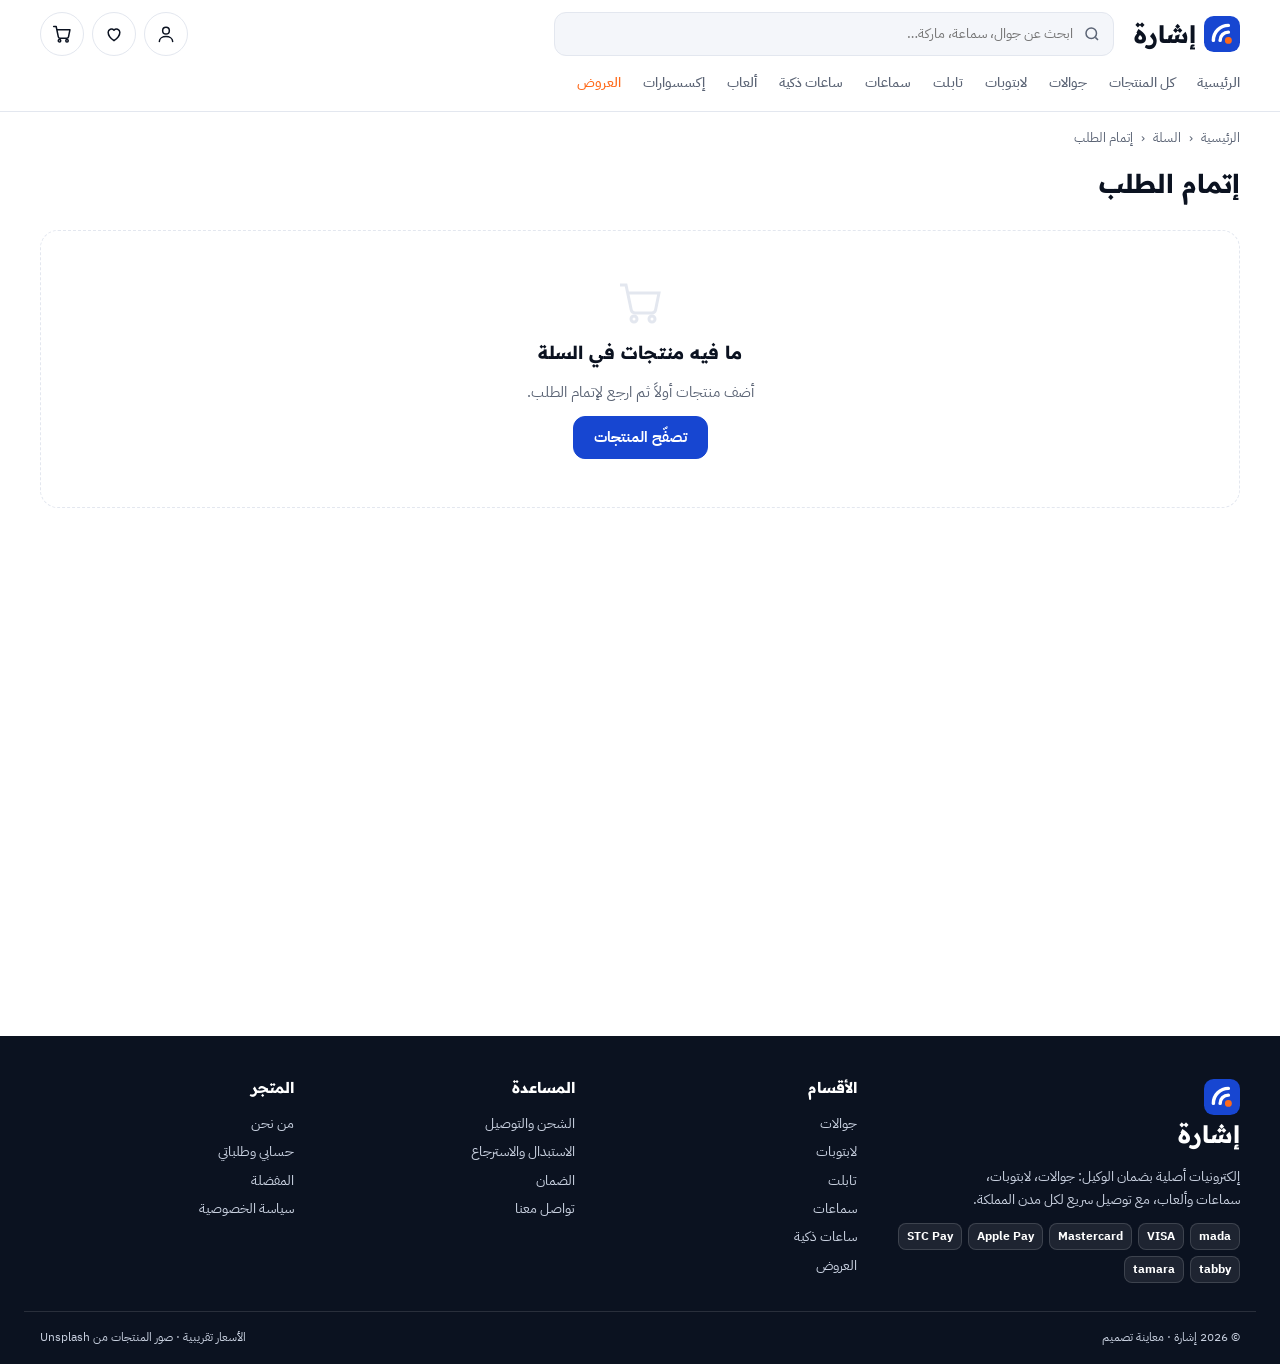
<file: checkout.html>
<!doctype html>
<html lang="ar" dir="rtl"><head><meta charset="utf-8"><meta name="viewport" content="width=device-width,initial-scale=1,viewport-fit=cover">
<meta name="claude:viewport-fit-sides" content="cover">
<title>إتمام الطلب | إشارة</title>
<meta name="description" content="إتمام طلبك من متجر إشارة بخطوات سريعة وآمنة.">
<meta name="theme-color" content="#1746D1">
<link rel="icon" type="image/svg+xml" href="img/logo-mark.svg">
<link rel="preconnect" href="https://fonts.googleapis.com"><link rel="preconnect" href="https://fonts.gstatic.com" crossorigin>
<noscript><link rel="stylesheet" href="https://fonts.googleapis.com/css2?family=IBM+Plex+Sans+Arabic:wght@400;500;700&family=Readex+Pro:wght@600;700;800&display=swap"></noscript>
<style>:root{--color-primary:#1746D1; --shell-ink:#0B1220; --shell-bg:#FFFFFF; --shell-soft:#F4F6FA; --shell-line:#E3E7EF;--shell-muted:#5B6475; --shell-note:#FFF4E5; --shell-note-fg:#6B3D00; --shell-ok:#12A150; --shell-err:#C62828; --shell-sale:#FF6A1A;--f-body:"IBM Plex Sans Arabic",Tahoma,"Segoe UI",sans-serif; --f-display:"Readex Pro","IBM Plex Sans Arabic",Tahoma,sans-serif;color-scheme:light;}html,body{background:var(--shell-bg);color:var(--shell-ink)}body{margin:0;font-family:var(--f-body);font-size:15px;line-height:1.6;direction:rtl}h1,h2,h3,.ish-h,.ish-h-sm,.ish-slide__txt h2,.ish-story h2,.ish-banner__txt h3{font-family:var(--f-display)}a{color:inherit}img{max-width:100%}[hidden]{display:none!important}.gut{padding-left:max(16px,env(safe-area-inset-left,0px));padding-right:max(16px,env(safe-area-inset-right,0px))}.wrap{max-width:1200px;margin:0 auto}.num{font-variant-numeric:tabular-nums}button:focus-visible,a:focus-visible,input:focus-visible,select:focus-visible,textarea:focus-visible{outline:2px solid var(--color-primary);outline-offset:2px}.note{background:var(--shell-note);color:var(--shell-note-fg);font-size:13px;text-align:center;padding-block:7px}.top{position:sticky;top:env(safe-area-inset-top,0px);z-index:40;background:var(--shell-bg);border-bottom:1px solid var(--shell-line)}body::before{content:"";position:fixed;inset:0 0 auto;height:env(safe-area-inset-top,0px);z-index:50;background:var(--shell-bg)}.top__in{max-width:1200px;margin:0 auto;display:flex;align-items:center;gap:20px;padding-block:12px}.logo{font-family:var(--f-display);font-weight:800;font-size:24px;text-decoration:none;display:flex;align-items:center;gap:8px;flex:none}.logo__mark{width:36px;height:36px;flex:none;display:block}.search{position:relative;flex:1;min-width:0;max-width:560px;margin:0}.search input{width:100%;box-sizing:border-box;font:inherit;font-size:14px;border:1px solid var(--shell-line);background:var(--shell-soft);border-radius:12px;padding:10px 40px 10px 14px;color:var(--shell-ink)}.search input:focus{background:var(--shell-bg);border-color:var(--color-primary);outline:none}.search svg{position:absolute;right:13px;top:50%;transform:translateY(-50%);width:18px;height:18px;fill:none;stroke:var(--shell-muted);stroke-width:2;pointer-events:none}.sres{position:absolute;top:calc(100% + 6px);inset-inline:0;background:var(--shell-bg);border:1px solid var(--shell-line);border-radius:14px;box-shadow:0 20px 40px rgba(11,18,32,.14);padding:6px;z-index:60;max-height:min(420px,70vh);overflow:auto}.sres a{display:flex;align-items:center;gap:10px;padding:8px;border-radius:10px;text-decoration:none}.sres a:hover,.sres a.on{background:var(--shell-soft)}.sres img{width:44px;height:44px;border-radius:8px;object-fit:cover;flex:none}.sres span{flex:1;min-width:0;font-size:14px;overflow:hidden;text-overflow:ellipsis;white-space:nowrap}.sres b{font-size:13px;color:var(--color-primary);white-space:nowrap}.sres p{margin:0;padding:12px;color:var(--shell-muted);font-size:14px;text-align:center}.acts{display:flex;gap:8px;flex:none;margin-inline-start:auto}.ibtn{position:relative;width:42px;height:42px;border-radius:50%;border:1px solid var(--shell-line);display:grid;place-items:center;background:var(--shell-bg);text-decoration:none}.ibtn:hover{border-color:var(--color-primary);color:var(--color-primary)}.ibtn svg{width:20px;height:20px;fill:none;stroke:currentColor;stroke-width:1.8;stroke-linecap:round;stroke-linejoin:round}.bdg{position:absolute;top:-4px;left:-4px;min-width:20px;height:20px;border-radius:10px;background:var(--color-primary);color:#fff;font-size:11px;font-weight:700;display:grid;place-items:center;padding:0 5px;box-sizing:border-box}.bdg.zero{display:none}.nav{max-width:1200px;margin:0 auto;display:flex;gap:22px;overflow-x:auto;scrollbar-width:none;font-weight:500;font-size:14px;padding-block:0 10px}.nav::-webkit-scrollbar{display:none}.nav a{text-decoration:none;white-space:nowrap;color:var(--shell-muted);padding-block:4px;border-bottom:2px solid transparent}.nav a:hover,.nav a[aria-current]{color:var(--color-primary);border-bottom-color:var(--color-primary)}.nav .hot{color:var(--shell-sale)}main{display:block;min-height:50vh}.s-block{max-width:1200px;margin:0 auto;padding-block:40px 56px}.s-block h2,.ttl{font-size:26px;margin:0 0 6px;text-wrap:balance}.s-block > p{color:var(--shell-muted);margin:0 0 22px}.bhead{display:flex;justify-content:space-between;align-items:end;gap:12px;margin-bottom:18px;flex-wrap:wrap}.bhead a{color:var(--color-primary);font-weight:700;text-decoration:none;font-size:14px}.crumbs{max-width:1200px;margin:0 auto;padding-block:16px 0;font-size:13px;color:var(--shell-muted);display:flex;gap:8px;flex-wrap:wrap}.crumbs a{text-decoration:none}.crumbs a:hover{color:var(--color-primary)}.btn{display:inline-flex;align-items:center;justify-content:center;gap:8px;border:1.5px solid var(--color-primary);background:var(--color-primary);color:#fff;border-radius:12px;padding:11px 20px;font:inherit;font-weight:700;cursor:pointer;text-decoration:none;line-height:1.3}.btn:hover{filter:brightness(1.08)}.btn--ghost{background:var(--shell-bg);color:var(--color-primary)}.btn--ghost:hover{background:var(--color-primary);color:#fff;filter:none}.btn--dark{background:var(--shell-ink);border-color:var(--shell-ink)}.btn--block{width:100%;box-sizing:border-box}.btn[disabled]{opacity:.5;cursor:not-allowed}.linkbtn{border:0;background:none;color:var(--color-primary);font:inherit;font-size:13px;font-weight:700;cursor:pointer;padding:0}.box{border:1px solid var(--shell-line);border-radius:18px;padding:20px;background:var(--shell-bg)}.muted{color:var(--shell-muted)}.empty{border:1px dashed var(--shell-line);border-radius:18px;padding:48px 20px;text-align:center;color:var(--shell-muted);display:flex;flex-direction:column;gap:12px;align-items:center}.empty b{color:var(--shell-ink);font-size:18px;font-family:var(--f-display)}.empty svg{width:48px;height:48px;fill:none;stroke:var(--shell-line);stroke-width:1.5}.pill{display:inline-flex;align-items:center;gap:6px;border-radius:999px;padding:3px 10px;font-size:12px;font-weight:700;background:var(--shell-soft)}.pill--ok{background:#E7F6EE;color:#0B7A3B}.pill--sale{background:#FFEDE3;color:#B4400B}.tag{display:inline-block;border-radius:6px;padding:1px 7px;font-size:12px;font-weight:800;direction:ltr}.tag--tabby{background:#3BFFC1;color:#111}.tag--tamara{background:#FFE5D0;color:#111}.rgrid{display:grid;grid-template-columns:repeat(4,minmax(0,1fr));gap:18px}.rc{display:flex;flex-direction:column;border:1px solid var(--shell-line);border-radius:16px;overflow:hidden;background:var(--shell-bg);transition:box-shadow .2s}.rc:hover{box-shadow:0 14px 34px rgba(11,18,32,.08)}.rc .s-product-card-image{position:relative;aspect-ratio:1/1;max-width:100%;background:var(--shell-soft);overflow:hidden}.rc .s-product-card-image > a{display:block;width:100%;height:100%}.rc .s-product-card-image img{width:100%;height:100%;object-fit:cover;display:block;transition:transform .4s}.rc:hover .s-product-card-image img{transform:scale(1.04)}.rc .s-product-card-content{display:flex;flex-direction:column;gap:6px;padding:12px;flex:1;min-width:0}.rc-brand{font-size:11px;letter-spacing:.06em;text-transform:uppercase;color:var(--shell-muted);direction:ltr;text-align:right}.rc h3{font-family:var(--f-body);font-size:14px;font-weight:700;margin:0;line-height:1.5;min-height:42px}.rc h3 a{text-decoration:none;display:-webkit-box;-webkit-line-clamp:2;-webkit-box-orient:vertical;overflow:hidden}.rc h3 a:hover{color:var(--color-primary)}.rc-price{display:flex;gap:8px;align-items:baseline;flex-wrap:wrap;margin-top:auto;font-variant-numeric:tabular-nums}.rc-price b{color:var(--color-primary)}.rc-price s{font-size:12px;color:var(--shell-muted)}.rc-badge{position:absolute;top:10px;right:10px;background:var(--shell-sale);color:#fff;font-size:11px;font-weight:800;border-radius:7px;padding:2px 8px;z-index:2}.heart{position:absolute;top:8px;left:8px;z-index:2;width:36px;height:36px;border-radius:50%;border:0;background:rgba(255,255,255,.92);display:grid;place-items:center;cursor:pointer;box-shadow:0 4px 12px rgba(11,18,32,.12)}.heart svg{width:18px;height:18px;fill:none;stroke:var(--shell-ink);stroke-width:1.8}.heart[aria-pressed="true"] svg{fill:#E5304B;stroke:#E5304B}.rc-add{border:1.5px solid var(--color-primary);background:var(--shell-bg);color:var(--color-primary);border-radius:10px;padding:8px;font:inherit;font-weight:700;cursor:pointer}.rc-add:hover{background:var(--color-primary);color:#fff}.listing{max-width:1200px;margin:0 auto;display:grid;grid-template-columns:250px minmax(0,1fr);gap:28px;padding-block:20px 64px;align-items:start}.filters{position:sticky;top:calc(130px + env(safe-area-inset-top,0px));border:1px solid var(--shell-line);border-radius:18px;padding:18px;display:flex;flex-direction:column;gap:20px;background:var(--shell-bg)}.filters h2{font-size:17px;margin:0;display:flex;justify-content:space-between;align-items:center}.filters h3{font-size:13px;margin:0 0 8px;color:var(--shell-muted);font-family:var(--f-body);letter-spacing:.02em}.filters fieldset{border:0;margin:0;padding:0;display:flex;flex-direction:column;gap:6px}.chk{display:flex;align-items:center;gap:8px;font-size:14px;cursor:pointer}.chk input{accent-color:var(--color-primary);width:16px;height:16px;margin:0}.chk small{margin-inline-start:auto;color:var(--shell-muted);font-variant-numeric:tabular-nums}.range{width:100%;accent-color:var(--color-primary)}.rangev{display:flex;justify-content:space-between;font-size:12px;color:var(--shell-muted);font-variant-numeric:tabular-nums}.toolbar{display:flex;justify-content:space-between;align-items:center;gap:12px;flex-wrap:wrap;margin-bottom:16px}.toolbar b{font-size:15px}select,.inp{font:inherit;border:1px solid var(--shell-line);border-radius:10px;padding:9px 12px;background:var(--shell-bg);color:var(--shell-ink);box-sizing:border-box}.ftoggle{display:none}.lgrid{grid-template-columns:repeat(3,minmax(0,1fr))}.pp{max-width:1200px;margin:0 auto;display:grid;grid-template-columns:minmax(0,1fr) minmax(0,1fr);gap:40px;padding-block:20px 40px;align-items:start}.pp-gal{position:sticky;top:calc(130px + env(safe-area-inset-top,0px));display:flex;flex-direction:column;gap:12px}.pp-main{position:relative;aspect-ratio:1/1;max-width:100%;border-radius:22px;overflow:hidden;background:var(--shell-soft);cursor:zoom-in}.pp-main img{width:100%;height:100%;object-fit:cover;display:block;transition:transform .25s}.pp-main.zoom img{transform:scale(1.8)}.pp-info{display:flex;flex-direction:column;gap:16px;min-width:0}.pp-info h1{font-size:30px;line-height:1.35;margin:0;text-wrap:balance}.pp-meta{display:flex;gap:8px;flex-wrap:wrap;align-items:center;font-size:13px}.pp-price{display:flex;gap:12px;align-items:baseline;flex-wrap:wrap;font-variant-numeric:tabular-nums}.pp-price b{font-size:32px;color:var(--color-primary);font-family:var(--f-display)}.pp-price s{color:var(--shell-muted)}.pp-inst{display:flex;flex-direction:column;gap:6px;border:1px solid var(--shell-line);border-radius:14px;padding:12px 14px;font-size:14px}.pp-buy{display:flex;gap:10px;flex-wrap:wrap;align-items:stretch}.pp-buy .btn{flex:1;min-width:140px}.qty{display:inline-flex;align-items:center;border:1px solid var(--shell-line);border-radius:12px;overflow:hidden;flex:none}.qty button{width:40px;height:44px;border:0;background:var(--shell-bg);font:inherit;font-size:18px;cursor:pointer;color:var(--shell-ink)}.qty button:hover{background:var(--shell-soft)}.qty input{width:40px;text-align:center;border:0;font:inherit;font-weight:700;background:transparent;color:var(--shell-ink);-moz-appearance:textfield}.qty input::-webkit-inner-spin-button{display:none}.qty--sm button{width:32px;height:34px;font-size:16px}.qty--sm input{width:32px}.pp-heart{width:48px;flex:none;border:1px solid var(--shell-line);border-radius:12px;background:var(--shell-bg);display:grid;place-items:center;cursor:pointer}.pp-heart svg{width:22px;height:22px;fill:none;stroke:var(--shell-ink);stroke-width:1.8}.pp-heart[aria-pressed="true"] svg{fill:#E5304B;stroke:#E5304B}.pp-perks{display:grid;grid-template-columns:repeat(3,minmax(0,1fr));gap:8px}.pp-perks div{background:var(--shell-soft);border-radius:12px;padding:10px;font-size:12px;display:flex;flex-direction:column;gap:2px}.pp-perks b{font-size:13px}.pp-specs{margin:0;padding:0;list-style:none;display:flex;flex-direction:column;gap:6px}.pp-specs li{display:flex;gap:8px;font-size:14px}.pp-specs li::before{content:"";flex:none;width:6px;height:6px;border-radius:50%;background:var(--color-primary);margin-top:9px}.pp-table{width:100%;border-collapse:collapse;font-size:14px}.pp-table th,.pp-table td{text-align:right;padding:9px 0;border-bottom:1px solid var(--shell-line)}.pp-table th{color:var(--shell-muted);font-weight:500;width:40%}.pp-sticky{display:none}.cartgrid{max-width:1200px;margin:0 auto;display:grid;grid-template-columns:minmax(0,1fr) 360px;gap:28px;align-items:start;padding-block:20px 56px}.cline{display:grid;grid-template-columns:96px minmax(0,1fr) auto;gap:16px;align-items:center;padding:16px 0;border-bottom:1px solid var(--shell-line)}.cline:first-child{padding-top:0}.cline img{width:96px;height:96px;border-radius:14px;object-fit:cover;background:var(--shell-soft);display:block}.cline h3{font-family:var(--f-body);font-size:15px;margin:0 0 4px;line-height:1.5}.cline h3 a{text-decoration:none}.cline .r{display:flex;flex-direction:column;align-items:flex-end;gap:8px;font-variant-numeric:tabular-nums}.cline .r b{font-size:16px;white-space:nowrap}.rm{border:0;background:none;color:var(--shell-muted);font:inherit;font-size:13px;cursor:pointer;padding:0;text-decoration:underline}.rm:hover{color:var(--shell-err)}.sum{position:sticky;top:calc(130px + env(safe-area-inset-top,0px));display:flex;flex-direction:column;gap:12px}.sum h2{font-size:18px;margin:0}.sum .row{display:flex;justify-content:space-between;gap:12px;font-size:14px;font-variant-numeric:tabular-nums}.sum .row.save{color:var(--shell-ok)}.sum .tot{border-top:1px solid var(--shell-line);padding-top:12px;font-size:18px;font-weight:800}.ship-meter{display:flex;flex-direction:column;gap:6px;font-size:13px}.ship-meter i{display:block;height:6px;border-radius:3px;background:var(--shell-soft);overflow:hidden}.ship-meter i b{display:block;height:100%;background:var(--shell-ok);border-radius:3px}.coupon{display:flex;gap:8px}.coupon input{flex:1;min-width:0}.msg{font-size:13px}.msg.ok{color:var(--shell-ok)}.msg.err{color:var(--shell-err)}.co{max-width:1200px;margin:0 auto;display:grid;grid-template-columns:minmax(0,1fr) 380px;gap:28px;align-items:start;padding-block:20px 56px}.co form{display:flex;flex-direction:column;gap:18px}.co fieldset{border:1px solid var(--shell-line);border-radius:18px;padding:20px;margin:0;display:grid;grid-template-columns:1fr 1fr;gap:14px}.co legend{font-family:var(--f-display);font-weight:700;font-size:17px;padding:0 6px;display:flex;align-items:center;gap:8px}.co legend i{width:24px;height:24px;border-radius:50%;background:var(--shell-ink);color:#fff;font-style:normal;font-size:13px;display:grid;place-items:center}.fld{display:flex;flex-direction:column;gap:6px;font-size:14px;min-width:0}.fld.full{grid-column:1/-1}.fld label{font-weight:700;font-size:13px}.fld .inp,.fld select{width:100%}.fld .err{color:var(--shell-err);font-size:12px}.fld.bad .inp,.fld.bad select{border-color:var(--shell-err)}.opts{grid-column:1/-1;display:grid;grid-template-columns:1fr 1fr;gap:10px}.opt{display:flex;gap:10px;align-items:flex-start;border:1.5px solid var(--shell-line);border-radius:14px;padding:12px 14px;cursor:pointer;font-size:14px}.opt input{accent-color:var(--color-primary);margin:3px 0 0;flex:none}.opt span{display:flex;flex-direction:column;gap:2px;flex:1;min-width:0}.opt small{color:var(--shell-muted)}.opt em{font-style:normal;font-weight:800;white-space:nowrap;font-variant-numeric:tabular-nums}.opt:has(input:checked){border-color:var(--color-primary);background:#F3F6FE}.mini{display:flex;flex-direction:column;gap:10px;max-height:280px;overflow:auto}.mini div{display:flex;gap:10px;align-items:center;font-size:13px}.mini img{width:52px;height:52px;border-radius:10px;object-fit:cover;flex:none}.mini span{flex:1;min-width:0}.mini b{white-space:nowrap;font-variant-numeric:tabular-nums}.done{max-width:640px;margin:0 auto;padding-block:48px 64px;display:flex;flex-direction:column;gap:18px;align-items:center;text-align:center}.done .ok{width:72px;height:72px;border-radius:50%;background:#E7F6EE;display:grid;place-items:center}.done .ok svg{width:36px;height:36px;fill:none;stroke:var(--shell-ok);stroke-width:2.5}.done h1{margin:0;font-size:28px}.done .box{width:100%;box-sizing:border-box;text-align:right}.acc{max-width:1200px;margin:0 auto;display:grid;grid-template-columns:240px minmax(0,1fr);gap:28px;align-items:start;padding-block:20px 56px}.acc nav{display:flex;flex-direction:column;gap:4px}.acc nav a{padding:10px 14px;border-radius:12px;text-decoration:none;font-weight:500}.acc nav a[aria-current]{background:var(--shell-ink);color:#fff}.acc nav a:not([aria-current]):hover{background:var(--shell-soft)}.order{display:flex;flex-direction:column;gap:14px}.order + .order{margin-top:16px}.order header{display:flex;justify-content:space-between;gap:12px;flex-wrap:wrap;align-items:center}.order header b{font-size:16px}.thumbs{display:flex;gap:8px;flex-wrap:wrap}.thumbs img{width:56px;height:56px;border-radius:10px;object-fit:cover;background:var(--shell-soft)}.track{display:grid;grid-template-columns:repeat(4,minmax(0,1fr));gap:6px;font-size:12px;text-align:center}.track div{display:flex;flex-direction:column;gap:6px;color:var(--shell-muted)}.track div::before{content:"";height:6px;border-radius:3px;background:var(--shell-line)}.track div.on{color:var(--shell-ink);font-weight:700}.track div.on::before{background:var(--shell-ok)}.info{max-width:1200px;margin:0 auto;display:grid;grid-template-columns:240px minmax(0,1fr);gap:28px;align-items:start;padding-block:20px 56px}.prose{max-width:68ch;display:flex;flex-direction:column;gap:12px}.prose h1{margin:0;font-size:28px}.prose h2{margin:12px 0 0;font-size:18px}.prose p,.prose ul{margin:0}.prose ul{padding-inline-start:20px;display:flex;flex-direction:column;gap:4px}footer{background:var(--shell-ink);color:#C9D1E0;font-size:14px;margin-top:24px}.foot{max-width:1200px;margin:0 auto;display:grid;grid-template-columns:1.4fr 1fr 1fr 1fr;gap:28px;padding-block:40px 28px}.foot h4{color:#fff;margin:0 0 10px;font-size:15px;font-family:var(--f-display)}.foot a{display:block;text-decoration:none;padding-block:3px;color:#C9D1E0}.foot a:hover{color:#fff}.foot p{margin:0 0 12px;max-width:34ch}.pays{display:flex;gap:6px;flex-wrap:wrap}.pays span{background:rgba(255,255,255,.08);border:1px solid rgba(255,255,255,.14);border-radius:8px;padding:3px 8px;font-size:12px;font-weight:700;color:#fff;direction:ltr}.foot-b{max-width:1200px;margin:0 auto;border-top:1px solid rgba(255,255,255,.12);padding-block:16px;font-size:12px;display:flex;justify-content:space-between;gap:12px;flex-wrap:wrap}#toast{position:fixed;z-index:300;left:16px;right:16px;margin-inline:auto;width:fit-content;bottom:calc(90px + env(safe-area-inset-bottom,0px));background:var(--shell-ink);color:#fff;border-radius:14px;padding:10px 12px 10px 16px;font-size:14px;max-width:calc(100% - 32px);box-sizing:border-box;box-shadow:0 12px 30px rgba(11,18,32,.25);display:flex;gap:12px;align-items:center}#toast a{color:#fff;font-weight:800;white-space:nowrap;background:rgba(255,255,255,.14);border-radius:9px;padding:4px 10px;text-decoration:none}@media (max-width:1023px){.rgrid{grid-template-columns:repeat(3,minmax(0,1fr))}.listing{grid-template-columns:1fr}.filters{position:static;display:none}.filters.open{display:flex}.ftoggle{display:inline-flex;padding:8px 14px}.cartgrid,.co,.acc,.info{grid-template-columns:1fr}.sum{position:static}.foot{grid-template-columns:1fr 1fr}.pp{gap:24px}}@media (max-width:767px){.top__in{flex-wrap:wrap;gap:10px 12px;padding-block:10px}.logo{font-size:20px}.search{order:3;flex-basis:100%;max-width:none}.ibtn{width:38px;height:38px}.ibtn.acc-link{display:none}.rgrid,.lgrid{grid-template-columns:repeat(2,minmax(0,1fr));gap:10px}.s-block h2,.ttl{font-size:22px}.pp{grid-template-columns:1fr}.pp-gal{position:static}.pp-info h1{font-size:22px}.pp-price b{font-size:26px}.pp-sticky{display:flex;position:fixed;inset:auto 0 0;z-index:80;background:var(--shell-bg);border-top:1px solid var(--shell-line);gap:10px;align-items:center;padding-top:10px;padding-bottom:calc(10px + env(safe-area-inset-bottom,0px));box-shadow:0 -8px 24px rgba(11,18,32,.08)}.pp-sticky .btn{flex:1}.pp-sticky b{font-variant-numeric:tabular-nums;color:var(--color-primary)}body.has-sticky{padding-bottom:76px}body.has-sticky #toast{bottom:calc(90px + env(safe-area-inset-bottom,0px))}.cline{grid-template-columns:72px minmax(0,1fr);gap:12px}.cline img{width:72px;height:72px}.cline .r{grid-column:2;flex-direction:row;justify-content:space-between;align-items:center}.co fieldset{grid-template-columns:1fr;padding:16px}.opts{grid-template-columns:1fr}.track{font-size:11px}.foot{grid-template-columns:1fr}.pp-perks{grid-template-columns:1fr 1fr 1fr}}@media (prefers-reduced-motion:reduce){*{animation:none!important;transition:none!important;scroll-behavior:auto!important}}salla-products-list{display:grid}.laysw{max-width:1200px;margin:12px auto 0;display:flex;align-items:center;gap:6px;flex-wrap:wrap;font-size:13px;color:var(--shell-muted)}.laysw button{border:1px solid var(--shell-line);background:var(--shell-bg);color:inherit;font:inherit;font-weight:700;border-radius:999px;padding:5px 14px;cursor:pointer}.laysw button[aria-pressed="true"]{background:var(--color-primary);border-color:var(--color-primary);color:#fff}.container--product-details{max-width:1200px;margin-inline:auto}salla-slider,salla-installment{display:block}.pp-gal salla-slider{display:flex;flex-direction:column;gap:12px}.pp-thumbs{display:flex;gap:10px}.pp-thumbs button{width:72px;aspect-ratio:1/1;max-width:100%;border:2px solid transparent;border-radius:12px;padding:0;overflow:hidden;background:var(--shell-soft);cursor:pointer;opacity:.7}.pp-thumbs button[aria-current]{border-color:var(--color-primary);opacity:1}.pp-thumbs img{width:100%;height:100%;object-fit:cover;display:block}.product-form{display:flex;flex-direction:column;gap:14px}.pp-opts{border:1px solid var(--shell-line);border-radius:14px;padding:12px 14px;margin:0;display:flex;flex-direction:column;gap:8px}.pp-opts legend{font-weight:700;padding:0 6px}.pp-opts label{display:flex;align-items:center;gap:10px;border:1.5px solid var(--shell-line);border-radius:12px;padding:10px 12px;cursor:pointer;font-size:14px}.pp-opts label:has(input:checked){border-color:var(--color-primary);background:color-mix(in srgb,var(--color-primary) 6%,transparent)}.pp-opts input{accent-color:var(--color-primary);margin:0}.pp-opts span{flex:1}.pp-opts b{font-size:13px;font-variant-numeric:tabular-nums;color:var(--shell-muted)}.pp-total{display:flex;justify-content:space-between;align-items:baseline;background:var(--shell-soft);border-radius:12px;padding:10px 14px}.pp-total h2{margin:0;font-size:22px;color:var(--color-primary);font-variant-numeric:tabular-nums}.pp-desc-t{font-size:17px;margin:0 0 10px}.ish-pdp-story .pp-desc-t{display:none}.ish-pdp-story .product__description.box{background:transparent;border:0}.pp-main[hidden]{display:none}.app-inner>main{min-height:100vh}:root{--ish-primary: var(--color-primary, #1746D1);--ish-ink:#0B1220; --ish-ink2:#121B30; --ish-cyan:#00C2FF; --ish-orange:#FF6A1A;--ish-cloud:#F4F6FA; --ish-line:#E3E7EF; --ish-muted:#5B6475; --ish-text:#0B1220;--ish-success:#12A150; --ish-star:#FFB020; --ish-radius:22px;}.ish *,.ish-modal *,.ish-tray *,.ish-mbar *{box-sizing:border-box}.ish{font-family:inherit;color:var(--ish-text);direction:rtl;position:relative}.ish-wrap{max-width:1200px;margin:0 auto;padding:0 16px}.ish-sec{padding:48px 0}.ish-h{font-size:28px;line-height:1.3;font-weight:800;margin:0}.ish-h-sm{font-size:20px;font-weight:800;margin:0}.ish-eyebrow{font-size:12px;font-weight:800;color:var(--ish-primary)}.ish-muted{color:var(--ish-muted)}.ish-head{display:flex;align-items:flex-end;justify-content:space-between;gap:16px;margin-bottom:22px;flex-wrap:wrap}.ish-head>div{display:flex;flex-direction:column;gap:4px}.ish-btn{display:inline-flex;align-items:center;justify-content:center;gap:8px;border:0;cursor:pointer;background:var(--ish-primary);color:#fff;font:inherit;font-weight:700;font-size:14px;border-radius:12px;padding:11px 18px;transition:filter .2s,transform .2s;text-decoration:none}.ish-btn:hover{filter:brightness(1.1)}.ish-btn:active{transform:scale(.98)}.ish-btn--light{background:#fff;color:var(--ish-ink)}.ish-btn--ghost{background:transparent;color:inherit;border:1.5px solid currentColor}.ish-btn--outline{background:#fff;color:var(--ish-primary);border:1.5px solid var(--ish-primary)}.ish-btn[disabled]{opacity:.45;cursor:not-allowed}.ish-loading{opacity:.6;pointer-events:none}.ish button{font:inherit;cursor:pointer}.ish-grid4{display:grid;grid-template-columns:repeat(4,1fr);gap:20px}.ish-grid3{display:grid;grid-template-columns:repeat(3,1fr);gap:18px}.ish-card{background:#fff;border:1px solid var(--ish-line);border-radius:20px;padding:10px;display:flex;flex-direction:column;gap:8px;position:relative;color:var(--ish-text);transition:box-shadow .25s,transform .25s}.ish-card:hover{box-shadow:0 20px 40px rgba(11,18,32,.10);transform:translateY(-3px)}.ish-card__img{display:block;aspect-ratio:1/1;border-radius:14px;overflow:hidden;background:var(--ish-cloud)}.ish-card__img img{width:100%;height:100%;object-fit:cover;transition:transform .4s}.ish-card:hover .ish-card__img img{transform:scale(1.05)}.ish-card__name{font-weight:700;line-height:1.5;color:inherit;text-decoration:none;display:-webkit-box;-webkit-line-clamp:2;-webkit-box-orient:vertical;overflow:hidden;min-height:42px}.ish-badge{position:absolute;top:18px;right:18px;background:var(--ish-orange);color:#fff;font-weight:800;font-size:11px;border-radius:7px;padding:3px 8px}.ish-price{display:flex;align-items:baseline;gap:8px;margin-top:auto;flex-wrap:wrap}.ish-price b{font-size:18px;color:var(--ish-primary);font-weight:800}.ish-price s{font-size:12px;color:var(--ish-muted)}.ish-card .ish-btn{width:100%}.ish-flash{background:var(--ish-ink);color:#fff;overflow:hidden;isolation:isolate}.ish-flash::before{content:"";position:absolute;inset:0;z-index:-1;background:rgba(6,9,16,.66)}.ish-flash .ish-eyebrow{color:#FF9E66}.ish-cd{display:flex;gap:8px}.ish-cd span{background:rgba(255,255,255,.08);border:1px solid rgba(255,255,255,.15);border-radius:14px;min-width:62px;padding:8px 6px;text-align:center;font-size:24px;font-weight:900;font-variant-numeric:tabular-nums;line-height:1.1}.ish-cd small{display:block;font-size:10px;font-weight:500;opacity:.7}.ish-stock{display:flex;flex-direction:column;gap:4px;font-size:11px;color:var(--ish-muted)}.ish-stock i{display:block;height:6px;border-radius:3px;background:#FBE3D6;overflow:hidden}.ish-stock i b{display:block;height:100%;background:linear-gradient(90deg,#FF9E33,var(--ish-orange))}.ish-stock strong{color:var(--ish-orange)}.ish-setup{display:grid;grid-template-columns:1fr 340px;gap:22px}.ish-scene{position:relative;min-height:520px;border-radius:28px;overflow:hidden;background:#0B1220;isolation:isolate}.ish-scene>img.ish-scene__bg{position:absolute;inset:0;width:100%;height:100%;object-fit:cover;z-index:-1}.ish-pin{position:absolute;padding:0;line-height:1;width:34px;height:34px;margin:-17px 0 0 -17px;border-radius:50%;background:#fff;color:var(--ish-primary);display:grid;place-items:center;font-weight:900;font-size:18px;border:0;box-shadow:0 0 0 6px rgba(255,255,255,.22);z-index:3;cursor:pointer}.ish-pin::after{content:"";position:absolute;inset:-6px;border-radius:50%;border:2px solid #fff;animation:ish-ping 2s infinite}@keyframes ish-ping{to{transform:scale(1.8);opacity:0}}.ish-pin[aria-pressed="true"]{background:var(--ish-orange);color:#fff}.ish-pop{position:absolute;z-index:4;background:#fff;color:var(--ish-text);border-radius:16px;padding:10px;display:none;gap:10px;align-items:center;width:280px;box-shadow:0 20px 50px rgba(0,0,0,.4)}.ish-pop.on{display:flex}.ish-pop img{width:62px;height:62px;border-radius:12px;object-fit:cover;flex:none}.ish-list{display:flex;flex-direction:column;gap:10px}.ish-row{display:flex;gap:12px;align-items:center;background:#fff;border:1px solid var(--ish-line);border-radius:16px;padding:8px;cursor:pointer;transition:border-color .2s,box-shadow .2s}.ish-row.on{border-color:var(--ish-primary);box-shadow:0 0 0 3px rgba(23,70,209,.15)}.ish-row img{width:64px;height:64px;border-radius:12px;object-fit:cover;flex:none}.ish-row__mid{flex:1;min-width:0;display:flex;flex-direction:column}.ish-row__mid span{font-weight:700;white-space:nowrap;overflow:hidden;text-overflow:ellipsis}.ish-row__mid b{color:var(--ish-primary)}.ish-plus{width:40px;height:40px;border-radius:12px;background:var(--ish-primary);color:#fff;display:grid;place-items:center;flex:none;border:0;cursor:pointer}.ish-total{background:var(--ish-ink);color:#fff;border-radius:18px;padding:16px;display:flex;justify-content:space-between;align-items:center;gap:10px;margin-top:auto}.ish-quiz{display:grid;grid-template-columns:360px 1fr;gap:26px;background:var(--ish-cloud);border-radius:28px;padding:26px;min-height:420px}.ish-qside{background:var(--ish-ink);color:#fff;border-radius:22px;padding:26px;display:flex;flex-direction:column;gap:16px;position:relative;overflow:hidden;isolation:isolate}.ish-qside::before{content:"";position:absolute;width:240px;height:240px;border-radius:50%;background:var(--ish-primary);filter:blur(60px);opacity:.7;left:-80px;bottom:-80px;z-index:-1}.ish-pill{display:inline-flex;align-self:flex-start;border-radius:999px;padding:4px 12px;font-size:12px;font-weight:700;background:rgba(0,194,255,.18);color:var(--ish-cyan)}.ish-steps{display:flex;gap:6px}.ish-steps i{flex:1;height:4px;border-radius:2px;background:rgba(255,255,255,.2)}.ish-steps i.on{background:var(--ish-cyan)}.ish-qsum{list-style:none;margin:0;padding:0;display:flex;flex-direction:column;gap:10px}.ish-qsum li{display:flex;justify-content:space-between;gap:10px}.ish-qsum b{color:var(--ish-cyan)}.ish-opts{display:grid;grid-template-columns:repeat(3,1fr);gap:14px}.ish-opt{background:#fff;border:2px solid var(--ish-line);border-radius:20px;padding:18px 12px;display:flex;flex-direction:column;align-items:center;gap:10px;font-weight:800;color:var(--ish-text);transition:border-color .2s,transform .2s,box-shadow .2s}.ish-opt:hover{border-color:var(--ish-primary);transform:translateY(-3px);box-shadow:0 14px 30px rgba(23,70,209,.12)}.ish-opt img{width:84px;height:84px;border-radius:16px;object-fit:cover}.ish-opt .ish-ico{width:64px;height:64px;border-radius:18px;background:rgba(23,70,209,.08);color:var(--ish-primary);display:grid;place-items:center;font-size:26px;font-weight:900}.ish-opt small{font-weight:500;color:var(--ish-muted)}.ish-cmpwrap{border:1px solid var(--ish-line);border-radius:22px;overflow:auto;background:#fff}.ish-cmp{width:100%;border-collapse:collapse;table-layout:fixed;min-width:640px}.ish-cmp td{padding:12px 16px;border-bottom:1px solid var(--ish-line);text-align:center;vertical-align:middle}.ish-cmp td:first-child{text-align:right;color:var(--ish-muted);font-weight:600;width:170px;background:var(--ish-cloud)}.ish-cmp tr:last-child td{border-bottom:0}.ish-cmp select{font:inherit;border:1.5px solid var(--ish-line);border-radius:10px;padding:8px;width:100%;font-weight:700;background:#fff;color:var(--ish-text)}.ish-cmp img{width:120px;height:120px;object-fit:cover;border-radius:14px;margin:10px auto 6px;display:block}.ish-cmp td.best{background:rgba(18,161,80,.08);color:var(--ish-success);font-weight:800}.ish-fbt{display:grid;grid-template-columns:1fr 300px;gap:24px;align-items:center;border:1px solid var(--ish-line);border-radius:24px;padding:22px;background:#fff}.ish-fbt__items{display:flex;gap:10px;align-items:stretch}.ish-fbt__plus{align-self:center;font-size:24px;color:var(--ish-muted)}.ish-fbt__it{flex:1;min-width:0;display:flex;flex-direction:column;gap:6px;border:2px solid var(--ish-line);border-radius:18px;padding:10px;position:relative;cursor:pointer;opacity:.55;transition:opacity .2s,border-color .2s}.ish-fbt__it.on{opacity:1;border-color:var(--ish-primary)}.ish-fbt__it img{width:100%;aspect-ratio:1/1;object-fit:cover;border-radius:12px}.ish-fbt__it input{position:absolute;top:16px;right:16px;width:18px;height:18px;accent-color:var(--ish-primary)}.ish-fbt__it span{font-size:12px;font-weight:700;line-height:1.4;display:-webkit-box;-webkit-line-clamp:2;-webkit-box-orient:vertical;overflow:hidden}.ish-fbt__it b{color:var(--ish-primary);margin-top:auto}.ish-sum{background:var(--ish-cloud);border-radius:18px;padding:18px;display:flex;flex-direction:column;gap:10px}.ish-sum .r{display:flex;justify-content:space-between}.ish-calc{display:grid;grid-template-columns:1fr 1fr;gap:22px}.ish-panel{border:1px solid var(--ish-line);border-radius:22px;padding:22px;display:flex;flex-direction:column;gap:14px;background:#fff}.ish-plans{display:grid;grid-template-columns:repeat(4,1fr);gap:10px}.ish-plans button,.ish-conds button{border:1.5px solid var(--ish-line);border-radius:14px;padding:12px 6px;display:flex;flex-direction:column;align-items:center;gap:4px;font-weight:800;background:#fff;color:var(--ish-text)}.ish-plans button small,.ish-conds button small{font-weight:600;color:var(--ish-muted);font-size:11px}.ish-plans button[aria-pressed="true"],.ish-conds button[aria-pressed="true"]{border-color:var(--ish-primary);color:var(--ish-primary);background:rgba(23,70,209,.05)}.ish-tag{border-radius:6px;padding:2px 8px;font-weight:800;font-size:12px;direction:ltr;color:#0B1220}.ish-tag--tabby{background:#3BFFC1}.ish-tag--tamara{background:#F7C8B4}.ish-sched{display:flex;gap:6px}.ish-sched div{flex:1;background:var(--ish-cloud);border-radius:12px;padding:10px 6px;text-align:center;font-size:11px;color:var(--ish-muted)}.ish-sched b{display:block;font-size:14px;color:var(--ish-text)}.ish-conds{display:flex;gap:8px}.ish-conds button{flex:1}.ish-select{font:inherit;border:1.5px solid var(--ish-line);border-radius:12px;padding:11px 12px;font-weight:600;background:#fff;width:100%;color:var(--ish-text)}.ish-chk{display:flex;align-items:center;gap:10px;cursor:pointer}.ish-chk input{width:18px;height:18px;accent-color:var(--ish-primary)}.ish-trade{background:var(--ish-ink);color:#fff;border-radius:18px;padding:16px;display:flex;justify-content:space-between;align-items:center;gap:10px}.ish-trade b{display:block;font-size:20px}.ish-faq-search{display:flex;gap:10px;align-items:center;border:1.5px solid var(--ish-line);border-radius:14px;padding:12px 16px;background:#fff}.ish-faq-search:focus-within{border-color:var(--ish-primary)}.ish-faq-search input{border:0;outline:0;flex:1;font:inherit;background:transparent}.ish-faq details{border-bottom:1px solid var(--ish-line);padding:15px 0}.ish-faq summary{font-weight:700;cursor:pointer;display:flex;justify-content:space-between;list-style:none}.ish-faq summary::-webkit-details-marker{display:none}.ish-faq summary::after{content:"+";color:var(--ish-primary);font-size:20px;line-height:1}.ish-faq details[open] summary::after{content:"−"}.ish-faq p{color:var(--ish-muted);margin:8px 0 0}.ish-faq mark{background:rgba(255,176,32,.35);color:inherit;border-radius:3px}.ish-qv{position:absolute;bottom:10px;left:50%;transform:translate(-50%,8px);opacity:0;z-index:5;background:rgba(11,18,32,.88);color:#fff;border:0;border-radius:999px;padding:6px 14px;font:inherit;font-size:12px;font-weight:700;white-space:nowrap;cursor:pointer;transition:.25s}custom-salla-product-card:hover .ish-qv,.ish-qv:focus-visible{opacity:1;transform:translate(-50%,0)}@media (hover:none){.ish-qv{opacity:1;transform:translate(-50%,0)}}.ish-cmpchk{display:flex;align-items:center;gap:8px;font-size:12px;color:var(--ish-muted);cursor:pointer;margin:6px 0 0;padding:0 4px}.ish-cmpchk input{width:16px;height:16px;accent-color:var(--ish-primary)}.ish-tray{position:fixed;bottom:20px;left:50%;transform:translateX(-50%);z-index:9990;background:var(--ish-ink);color:#fff;border-radius:18px;padding:12px 16px;display:none;align-items:center;gap:14px;box-shadow:0 20px 50px rgba(11,18,32,.4);direction:rtl;font-family:inherit;max-width:calc(100% - 24px)}.ish-tray.on{display:flex}.ish-slot{position:relative;width:52px;height:52px;border-radius:12px;background:rgba(255,255,255,.08);border:1px dashed rgba(255,255,255,.25);overflow:visible;flex:none}.ish-slot img{width:100%;height:100%;object-fit:cover;border-radius:12px}.ish-slot button{position:absolute;top:-6px;left:-6px;width:20px;height:20px;border-radius:50%;background:var(--ish-orange);color:#fff;border:0;font-size:12px;line-height:1;cursor:pointer}.ish-modal{position:fixed;inset:0;z-index:9999;background:rgba(5,7,12,.6);backdrop-filter:blur(6px);display:none;align-items:center;justify-content:center;padding:16px;direction:rtl;font-family:inherit}.ish-modal.on{display:flex}.ish-modal__box{background:#fff;color:var(--ish-text);border-radius:24px;max-width:980px;width:100%;max-height:90vh;overflow:auto;position:relative;padding:26px;box-shadow:0 40px 100px rgba(0,0,0,.4)}.ish-modal__x{position:absolute;top:12px;left:12px;width:40px;height:40px;border-radius:50%;background:var(--ish-cloud);border:0;font-size:22px;cursor:pointer;z-index:2}.ish-qvgrid{display:grid;grid-template-columns:1fr 1fr;gap:26px;align-items:center}.ish-qvgrid>img{width:100%;aspect-ratio:1/1;object-fit:cover;border-radius:20px;background:var(--ish-cloud)}.ish-qvgrid .ish-desc{color:var(--ish-muted);font-size:14px;display:-webkit-box;-webkit-line-clamp:4;-webkit-box-orient:vertical;overflow:hidden}.ish-mbar{display:none}@media (max-width:767px){.ish-mbar{display:grid;position:fixed;bottom:0;inset-inline:0;z-index:9980;grid-template-columns:repeat(5,1fr);background:rgba(255,255,255,.96);backdrop-filter:blur(10px);border-top:1px solid var(--ish-line);padding:8px 4px calc(8px + env(safe-area-inset-bottom));direction:rtl;font-family:inherit}.ish-mbar a{display:flex;flex-direction:column;align-items:center;gap:2px;font-size:10px;color:var(--ish-muted);text-decoration:none;position:relative}.ish-mbar a.on{color:var(--ish-primary);font-weight:700}.ish-mbar svg{width:22px;height:22px}.ish-mbar .ish-cnt{position:absolute;top:-4px;left:calc(50% - 22px);background:var(--ish-orange);color:#fff;border-radius:999px;font-size:10px;min-width:16px;height:16px;display:grid;place-items:center;padding:0 4px}body.ish-has-mbar{padding-bottom:64px}body.ish-has-mbar .ish-tray{bottom:84px}}@media (max-width:1023px){.ish-grid4{grid-template-columns:repeat(2,1fr)}.ish-setup,.ish-quiz,.ish-fbt,.ish-calc{grid-template-columns:1fr}.ish-scene{min-height:420px}}@media (max-width:767px){.ish-sec{padding:28px 0}.ish-h{font-size:22px}.ish-grid4{display:flex;overflow-x:auto;gap:12px;scroll-snap-type:x mandatory;padding-bottom:6px}.ish-grid4>.ish-card{flex:0 0 62%;scroll-snap-align:start}.ish-grid3{grid-template-columns:repeat(2,1fr);gap:10px}.ish-cd span{min-width:44px;font-size:17px;padding:5px 4px}.ish-opts{grid-template-columns:repeat(2,1fr)}.ish-quiz{padding:14px}.ish-scene{min-height:340px}.ish-pop{width:240px}.ish-fbt__items{overflow-x:auto}.ish-fbt__it{flex:0 0 42%}.ish-plans{grid-template-columns:repeat(2,1fr)}.ish-qvgrid{grid-template-columns:1fr}.ish-tray{gap:8px;padding:10px}.ish-tray .ish-tray__txt{display:none}}@media (prefers-reduced-motion:reduce){.ish *,.ish-pin::after{animation:none!important;transition:none!important}}.ish-mbar [hidden]{display:none!important}.ish-scene--grid{display:grid;grid-template-columns:1.35fr 1fr 1fr;grid-template-rows:1fr 1fr;gap:14px;padding:18px;min-height:540px}.ish-scene--grid .ish-tile{position:relative;border-radius:20px;overflow:hidden;background:#fff;box-shadow:0 20px 44px rgba(0,0,0,.4);min-height:0;transition:transform .35s}.ish-scene--grid .ish-tile:first-child{grid-row:1 / span 2}.ish-scene--grid.ish-n1,.ish-scene--grid.ish-n2{grid-template-columns:repeat(2,1fr);grid-template-rows:1fr}.ish-scene--grid.ish-n1 .ish-tile:first-child,.ish-scene--grid.ish-n2 .ish-tile:first-child{grid-row:auto}.ish-scene--grid.ish-n3{grid-template-columns:1.35fr 1fr}.ish-scene--grid.ish-n4 .ish-tile:nth-child(4){grid-column:span 2}.ish-scene--grid .ish-tile:hover{transform:translateY(-4px)}.ish-scene--grid .ish-tile img{position:absolute;inset:0;width:100%;height:100%;object-fit:cover;object-position:center top}.ish-scene--grid .ish-pin{left:50%;top:58%}@media (max-width:767px){.ish-scene--grid{grid-template-columns:1fr 1fr;grid-template-rows:none;grid-auto-rows:190px;min-height:0;padding:12px;gap:10px}.ish-scene--grid .ish-tile:first-child{grid-row:auto;grid-column:1 / -1}.ish-scene--grid.ish-n4 .ish-tile:nth-child(4){grid-column:auto}}.ish-pill{display:inline-block;align-self:flex-start;font-size:12px;font-weight:800;border-radius:999px;padding:5px 12px;background:rgba(255,255,255,.14);color:#fff}.ish-more{color:var(--ish-primary);font-weight:700;text-decoration:none;font-size:14px}.ish-lead{opacity:.75;margin:-10px 0 22px}.ish-hero{padding:20px 0 8px}.ish-slider{position:relative;height:440px;border-radius:28px;overflow:hidden;background:var(--ish-ink)}.ish-slide{position:absolute;inset:0;display:grid;grid-template-columns:1fr;align-items:center;gap:20px;padding:40px 56px;color:#fff;opacity:0;visibility:hidden;transition:opacity .7s,visibility .7s;isolation:isolate}.ish-slide::before{content:"";position:absolute;inset:0;z-index:-1;background:rgba(6,9,16,.55)}.ish-slide.on{opacity:1;visibility:visible}.ish-slide__txt{display:flex;flex-direction:column;gap:14px;max-width:520px}.ish-slide__txt h2{font-size:44px;line-height:1.2;font-weight:900;margin:0;color:#fff}.ish-slide__txt p{font-size:17px;opacity:.8;margin:0}.ish-slide__txt .ish-btn{align-self:flex-start;padding:13px 26px;text-decoration:none}.ish-slide__img{height:100%;display:flex;align-items:center;justify-content:center}.ish-slide__img img{height:100%;max-height:380px;width:auto;max-width:100%;aspect-ratio:3/4;object-fit:cover;object-position:top;border-radius:22px;box-shadow:0 30px 70px rgba(0,0,0,.45);transform:rotate(-2deg)}.ish-slide.on .ish-slide__img img{animation:ish-rise .9s both}.ish-slide__img--full{position:absolute;inset:0;z-index:-2}.ish-slide__img--full img{width:100%;height:100%;max-height:none;aspect-ratio:auto;border-radius:0;transform:none;box-shadow:none}@keyframes ish-rise{from{opacity:0;transform:translateY(24px) rotate(-2deg)}}.ish-dots{position:absolute;bottom:20px;inset-inline-start:56px;display:flex;gap:8px;z-index:2}.ish-dots button{width:10px;height:10px;border-radius:5px;border:0;padding:0;background:rgba(255,255,255,.4);transition:width .3s}.ish-dots button[aria-current]{width:30px;background:#fff}.ish-cats{padding:36px 0 12px}.ish-catrow{display:flex;gap:18px;overflow-x:auto;scrollbar-width:none;padding:4px 2px 8px}.ish-catrow::-webkit-scrollbar{display:none}.ish-cat{flex:0 0 auto;width:112px;display:flex;flex-direction:column;align-items:center;gap:10px;text-decoration:none;color:var(--ish-text);font-weight:700;font-size:14px;text-align:center}.ish-cat__img{width:96px;height:96px;border-radius:50%;overflow:hidden;display:grid;place-items:center;background:rgba(23,70,209,.08);border:2px solid var(--ish-line);transition:border-color .2s,transform .2s}.ish-cat__img img{width:100%;height:100%;object-fit:cover}.ish-cat__img b{font-size:34px;font-weight:900;color:var(--ish-primary)}.ish-cat:hover .ish-cat__img{border-color:var(--ish-primary);transform:translateY(-3px)}.ish-feats{padding:32px 0 40px}.ish-featrow{display:grid;grid-template-columns:repeat(3,1fr);gap:16px}.ish-feat{display:flex;align-items:center;gap:14px;background:var(--ish-cloud);border-radius:18px;padding:18px 20px}.ish-feat__ico{width:52px;height:52px;flex:none;border-radius:14px;background:#fff;display:grid;place-items:center;font-size:24px;box-shadow:0 6px 16px rgba(11,18,32,.06)}.ish-feat b{display:block;font-size:16px}.ish-feat small{color:var(--ish-muted)}.ish-rowwrap{position:relative}.ish-row-scroll{display:grid;grid-auto-flow:column;grid-auto-columns:calc((100% - 60px)/4);gap:20px;overflow-x:auto;scroll-snap-type:x mandatory;scrollbar-width:none;padding:4px 2px 10px}.ish-row-scroll::-webkit-scrollbar{display:none}.ish-row-scroll>*{scroll-snap-align:start}.ish-arrow{position:absolute;top:40%;z-index:2;width:44px;height:44px;border-radius:50%;border:1px solid var(--ish-line);background:#fff;color:var(--ish-text);font-size:24px;line-height:1;display:grid;place-items:center;box-shadow:0 8px 20px rgba(11,18,32,.12);padding:0}.ish-arrow--prev{right:-18px}.ish-arrow--next{left:-18px}.ish-banners{padding:16px 0 36px}.ish-bannergrid{display:grid;grid-template-columns:1fr 1fr;gap:20px}.ish-banner{position:relative;display:flex;align-items:center;justify-content:space-between;gap:16px;min-height:230px;border-radius:24px;overflow:hidden;padding:28px 32px;color:#fff;text-decoration:none;isolation:isolate}.ish-banner::before{content:"";position:absolute;inset:0;z-index:-1;background:rgba(6,9,16,.5)}.ish-banner__txt{display:flex;flex-direction:column;gap:8px;max-width:60%;position:relative;z-index:1}.ish-banner__txt h3{font-size:26px;font-weight:900;margin:0;color:#fff}.ish-banner__txt p{margin:0;opacity:.9}.ish-banner__txt .ish-btn{align-self:flex-start;margin-top:6px}.ish-banner__img{position:absolute;inset-inline-end:0;top:0;bottom:0;width:42%;z-index:0}.ish-banner__img img{width:100%;height:100%;object-fit:cover;object-position:top;-webkit-mask-image:linear-gradient(to left,#000 55%,transparent);mask-image:linear-gradient(to left,#000 55%,transparent)}.ish-banner:hover .ish-banner__img img{transform:scale(1.04);transition:transform .5s}.ish-banner--wide{min-height:260px;padding:36px 48px}.ish-banner--wide .ish-banner__txt h3{font-size:32px}.ish-banner--wide .ish-banner__img{width:36%}.ish-widebanner{padding:24px 0}.ish-tabs-sec{background:var(--ish-cloud)}.ish-tabs{display:flex;gap:6px;background:#fff;border-radius:999px;padding:5px;border:1px solid var(--ish-line)}.ish-tabs button{border:0;background:transparent;border-radius:999px;padding:9px 18px;font-weight:700;color:var(--ish-muted)}.ish-tabs button[aria-selected="true"]{background:var(--ish-ink);color:#fff}.ish-dark{background:#05070c;color:#fff;overflow:hidden;isolation:isolate}.ish-dark::before{content:"";position:absolute;inset:0;z-index:-1;background:rgba(5,7,12,.8)}.ish-dark .ish-eyebrow{color:#FF9E66}.ish-dark .ish-more{color:var(--ish-cyan)}.ish-yt{position:relative;display:block;width:100%;aspect-ratio:16/9;border:0;border-radius:24px;overflow:hidden;background:#000 center/cover no-repeat;padding:0}.ish-yt span{position:absolute;inset:0;margin:auto;width:84px;height:84px;border-radius:50%;background:var(--ish-primary);color:#fff;font-size:30px;display:grid;place-items:center;box-shadow:0 0 0 12px rgba(255,255,255,.2)}.ish-yt iframe{position:absolute;inset:0;width:100%;height:100%;border:0}.ish-story{background:var(--ish-ink);color:#fff;text-align:center;padding:90px 0;overflow:hidden;isolation:isolate}.ish-story::before{content:"";position:absolute;inset:0;z-index:-1;background:rgba(8,13,26,.68)}.ish-story__in{display:flex;flex-direction:column;align-items:center;gap:16px}.ish-story__in .ish-pill{align-self:center;color:var(--ish-cyan)}.ish-story h2{font-size:42px;font-weight:900;margin:0;max-width:18ch;color:#fff}.ish-story p{font-size:18px;opacity:.75;max-width:52ch;margin:0}.ish-stats{display:flex;gap:44px;margin:8px 0}.ish-stats b{display:block;font-size:30px;font-weight:900;direction:ltr}.ish-stats span{opacity:.6}.ish-story .ish-btn--ghost{color:#fff;background:transparent;box-shadow:inset 0 0 0 1.5px #fff;text-decoration:none;padding:12px 26px}.ish-brandrow{display:grid;grid-template-columns:repeat(auto-fill,minmax(130px,1fr));gap:14px}.ish-brandrow>*{height:86px;border:1px solid var(--ish-line);border-radius:18px;display:grid;place-items:center;background:#fff;color:var(--ish-text);text-decoration:none;padding:12px;transition:border-color .2s}.ish-brandrow>*:hover{border-color:var(--ish-primary)}.ish-brandrow img{max-width:100%;max-height:48px;object-fit:contain;filter:grayscale(1);opacity:.75;transition:filter .2s,opacity .2s}.ish-brandrow>*:hover img{filter:none;opacity:1}.ish-brandrow b{font-size:18px;font-weight:900;letter-spacing:.5px}.ish-reviews .ish-row-scroll{grid-auto-columns:calc((100% - 40px)/3)}.ish-rev{margin:0;background:#fff;border:1px solid var(--ish-line);border-radius:20px;padding:22px;display:flex;flex-direction:column;gap:14px}.ish-stars{color:var(--ish-star);font-size:16px;letter-spacing:2px}.ish-stars i{color:var(--ish-line);font-style:normal}.ish-rev blockquote{margin:0;line-height:1.8;flex:1}.ish-rev figcaption{display:flex;align-items:center;gap:10px}.ish-rev figcaption small{display:block;color:var(--ish-muted)}.ish-avatar{width:42px;height:42px;border-radius:50%;background:var(--ish-primary);color:#fff;display:grid;place-items:center;font-weight:900}@media (max-width:1023px){.ish-row-scroll{grid-auto-columns:calc((100% - 40px)/3)}.ish-slide{padding:32px}.ish-slide__txt h2{font-size:34px}}@media (max-width:767px){.ish-slider{height:190px;min-height:0;border-radius:20px}.ish-slide{grid-template-columns:1fr;padding:16px 18px 26px;gap:0;align-items:center}.ish-slide__txt{gap:8px}.ish-slide__txt h2{font-size:21px;line-height:1.25}.ish-slide__txt p{display:none}.ish-slide__txt .ish-btn{padding:8px 16px;font-size:13px}.ish-slide .ish-pill{padding:3px 10px;font-size:11px}.ish-slide__img img{max-height:250px}.ish-dots{inset-inline-start:18px;bottom:12px}.ish-cat{width:84px;font-size:12px}.ish-cat__img{width:76px;height:76px}.ish-featrow{grid-template-columns:repeat(3,minmax(0,1fr));gap:8px}.ish-feat{flex-direction:column;justify-content:flex-start;text-align:center;gap:8px;padding:12px 6px;border-radius:14px}.ish-feat__ico{width:40px;height:40px;border-radius:12px;font-size:19px}.ish-feat b{font-size:13px;line-height:1.3}.ish-feat small{display:block;font-size:11px;line-height:1.35}.ish-row-scroll,.ish-reviews .ish-row-scroll{grid-auto-columns:72%;gap:12px}.ish-arrow{display:none}.ish-bannergrid{grid-template-columns:1fr}.ish-banner,.ish-banner--wide{min-height:200px;padding:22px}.ish-banner__txt{max-width:62%}.ish-banner__txt h3,.ish-banner--wide .ish-banner__txt h3{font-size:21px}.ish-tabs{width:100%;overflow-x:auto}.ish-tabs button{white-space:nowrap;padding:8px 14px}.ish-story{padding:60px 0}.ish-story h2{font-size:30px}.ish-stats{gap:22px;flex-wrap:wrap;justify-content:center}}.ish-head>.ish-tabs{flex-direction:row}.ish-coll{padding:20px 0 6px}.ish-coll__band{position:relative;display:grid;grid-template-columns:1.2fr 1fr;align-items:center;gap:24px;min-height:260px;border-radius:26px;overflow:hidden;padding:34px 40px;color:#fff;background:var(--ish-ink);isolation:isolate}.ish-coll__band::before{content:"";position:absolute;inset:0;z-index:-1;background:rgba(8,13,26,.66)}.ish-coll__txt{display:flex;flex-direction:column;gap:10px;min-width:0}.ish-coll__txt .ish-pill{color:var(--ish-cyan)}.ish-coll__txt h1{font-size:40px;line-height:1.2;font-weight:900;margin:0;color:#fff;text-wrap:balance}.ish-coll__txt p{margin:0;opacity:.75;max-width:46ch}.ish-coll__stats{display:flex;gap:10px;flex-wrap:wrap;margin:8px 0 0}.ish-coll__stats div{background:rgba(255,255,255,.08);border:1px solid rgba(255,255,255,.14);border-radius:14px;padding:8px 14px;display:flex;flex-direction:column-reverse}.ish-coll__stats dt{font-size:11px;opacity:.7}.ish-coll__stats dd{margin:0;font-size:18px;font-weight:800;font-variant-numeric:tabular-nums}.ish-coll__pics{position:relative;height:220px}.ish-coll__pics span{position:absolute;width:44%;aspect-ratio:3/4;border-radius:18px;overflow:hidden;background:#fff;box-shadow:0 24px 50px rgba(0,0,0,.45)}.ish-coll__pics img{width:100%;height:100%;object-fit:cover}.ish-coll__pics span:nth-child(1){inset-inline-start:28%;top:-8%;z-index:2;transform:rotate(-2deg)}.ish-coll__pics span:nth-child(2){inset-inline-start:0;top:14%;width:36%;transform:rotate(-7deg)}.ish-coll__pics span:nth-child(3){inset-inline-end:0;top:16%;width:36%;transform:rotate(6deg)}.ish-coll__pics.ish-n1 span:nth-child(1){inset-inline-start:28%}.ish-coll__chips{display:flex;gap:8px;overflow-x:auto;scrollbar-width:none;padding:14px 2px 4px}.ish-coll__chips::-webkit-scrollbar{display:none}.ish-coll__chips a{flex:none;text-decoration:none;color:var(--ish-text);border:1px solid var(--ish-line);background:#fff;border-radius:999px;padding:8px 16px;font-weight:700;font-size:14px;transition:border-color .2s,color .2s}.ish-coll__chips a:hover{border-color:var(--ish-primary);color:var(--ish-primary)}.ish-coll__chips a[aria-current]{background:var(--ish-ink);border-color:var(--ish-ink);color:#fff}@media (max-width:767px){.ish-coll__band{grid-template-columns:1fr;padding:24px 20px;min-height:0;gap:12px}.ish-coll__txt h1{font-size:28px}.ish-coll__pics{display:none}.ish-coll__stats dd{font-size:16px}}.ish-setup>*,.ish-quiz>*,.ish-fbt>*,.ish-calc>*,.ish-scene--grid>*,.ish-row__mid{min-width:0}.ish-card .ish-heart{position:absolute;top:16px;left:16px;z-index:2}.ish-heart{width:36px;height:36px;border-radius:50%;border:0;background:rgba(255,255,255,.94);display:grid;place-items:center;cursor:pointer;box-shadow:0 4px 12px rgba(11,18,32,.12);padding:0}.ish-heart svg{width:18px;height:18px;fill:none;stroke:var(--ish-ink);stroke-width:1.8}.ish-heart[aria-pressed="true"] svg{fill:#E5304B;stroke:#E5304B}.ish-heart:disabled{opacity:.6}.ish-freeship{padding:16px 0 0}.ish-meter{display:flex;flex-direction:column;gap:8px;background:var(--ish-cloud);border-radius:16px;padding:14px 18px;font-size:14px}.ish-meter b{font-variant-numeric:tabular-nums}.ish-meter i{display:block;height:8px;border-radius:4px;background:#fff;overflow:hidden}.ish-meter i b{display:block;height:100%;border-radius:4px;background:var(--ish-primary);transition:width .4s}.ish-meter.is-done{color:var(--ish-success);font-weight:700}.ish-meter.is-done i b{background:var(--ish-success)}.ish-sticky{position:fixed;inset:auto 0 0;z-index:90;background:#fff;border-top:1px solid var(--ish-line);box-shadow:0 -10px 30px rgba(11,18,32,.08);padding-bottom:env(safe-area-inset-bottom,0px)}.ish-sticky__in{max-width:1200px;margin:0 auto;display:flex;align-items:center;gap:12px;padding:10px max(16px,env(safe-area-inset-left,0px)) 10px max(16px,env(safe-area-inset-right,0px))}.ish-sticky img{width:48px;height:48px;border-radius:10px;object-fit:cover;flex:none;background:var(--ish-cloud)}.ish-sticky__txt{flex:1;min-width:0;display:flex;flex-direction:column;line-height:1.4}.ish-sticky__txt span{font-size:14px;font-weight:700;white-space:nowrap;overflow:hidden;text-overflow:ellipsis}.ish-sticky__txt b{color:var(--ish-primary);font-variant-numeric:tabular-nums}.ish-sticky .ish-btn{flex:none;min-width:150px}body.ish-has-sticky{padding-bottom:72px}.ish-top{position:fixed;z-index:85;left:max(16px,env(safe-area-inset-left,0px));bottom:calc(24px + env(safe-area-inset-bottom,0px));width:44px;height:44px;border-radius:50%;border:1px solid var(--ish-line);background:#fff;display:grid;place-items:center;cursor:pointer;box-shadow:0 8px 20px rgba(11,18,32,.12);padding:0}.ish-top svg{width:20px;height:20px;fill:none;stroke:var(--ish-ink);stroke-width:2;stroke-linecap:round;stroke-linejoin:round}body.ish-has-mbar .ish-top{bottom:calc(84px + env(safe-area-inset-bottom,0px))}body.ish-has-sticky .ish-top{bottom:calc(88px + env(safe-area-inset-bottom,0px))}@media (max-width:767px){.ish-sticky__txt span{display:none}.ish-sticky .ish-btn{flex:1;min-width:0}}.ish-show{padding:24px 0 8px}.ish-show__head{display:flex;justify-content:space-between;align-items:flex-end;gap:24px;flex-wrap:wrap;padding-bottom:20px;border-bottom:2px solid var(--ish-ink)}.ish-show__title{display:flex;flex-direction:column;gap:6px;min-width:0;max-width:640px}.ish-show__title h1{margin:0;font-size:52px;line-height:1.1;font-weight:900;color:var(--ish-ink);text-wrap:balance}.ish-show__title p{margin:0;color:var(--ish-muted);font-size:16px}.ish-show__facts{display:flex;margin:0;border:1px solid var(--ish-line);border-radius:16px;overflow:hidden;background:#fff}.ish-show__facts div{display:flex;flex-direction:column;gap:2px;padding:12px 20px;min-width:0}.ish-show__facts div+div{border-inline-start:1px solid var(--ish-line)}.ish-show__facts dd{margin:0;font-size:22px;font-weight:800;color:var(--ish-ink);font-variant-numeric:tabular-nums;white-space:nowrap}.ish-show__facts dt{font-size:12px;color:var(--ish-muted)}.ish-show__tabs{display:flex;gap:4px;overflow-x:auto;scrollbar-width:none;margin-top:4px}.ish-show__tabs::-webkit-scrollbar{display:none}.ish-show__tabs a{flex:none;text-decoration:none;color:var(--ish-muted);font-weight:700;font-size:15px;padding:12px 14px;border-bottom:3px solid transparent;transition:color .2s,border-color .2s}.ish-show__tabs a:hover{color:var(--ish-ink)}.ish-show__tabs a[aria-current]{color:var(--ish-primary);border-bottom-color:var(--ish-primary)}.ish-show__picks{margin-top:28px}.ish-show__bento{display:grid;grid-template-columns:1.25fr 1fr;grid-template-rows:auto auto;gap:16px}.ish-spot{position:relative;display:grid;grid-template-columns:44% minmax(0,1fr);align-items:center;gap:16px;background:var(--ish-cloud);border-radius:var(--ish-radius);padding:14px;color:var(--ish-text);min-width:0}.ish-spot--big{grid-row:span 2;grid-template-columns:1fr;align-content:start;padding:18px;background:#EEF2FC}.ish-spot__img{display:block;aspect-ratio:1/1;max-width:100%;border-radius:16px;overflow:hidden;background:#fff}.ish-spot--big{grid-template-rows:minmax(0,1fr) auto}.ish-spot--big .ish-spot__img{position:relative;aspect-ratio:auto;height:100%;min-height:240px}.ish-spot--big .ish-spot__img img{position:absolute;inset:0}.ish-spot__img img{width:100%;height:100%;object-fit:cover;transition:transform .4s}.ish-spot:hover .ish-spot__img img{transform:scale(1.04)}.ish-spot__txt{display:flex;flex-direction:column;gap:8px;min-width:0;align-items:flex-start}.ish-spot__label{font-size:12px;font-weight:800;color:var(--ish-orange)}.ish-spot__name{font-weight:800;font-size:16px;line-height:1.45;color:var(--ish-ink);text-decoration:none;display:-webkit-box;-webkit-line-clamp:2;-webkit-box-orient:vertical;overflow:hidden}.ish-spot--big .ish-spot__name{font-size:22px}.ish-spot__name:hover{color:var(--ish-primary)}.ish-spot--big .ish-price b{font-size:22px}.ish-spot .ish-heart{position:absolute;top:22px;left:auto;inset-inline-start:22px;z-index:2}.ish-btn--ghost{background:#fff;color:var(--ish-primary);box-shadow:inset 0 0 0 1.5px var(--ish-primary)}.ish-viewbar{display:flex;align-items:center;justify-content:flex-end;gap:10px;margin:0 0 14px;font-size:13px;color:var(--ish-muted)}.ish-viewbar [role=group]{display:flex;background:var(--ish-cloud);border-radius:12px;padding:3px}.ish-viewbar button{display:inline-flex;align-items:center;gap:6px;border:0;background:transparent;font:inherit;font-weight:700;color:var(--ish-muted);border-radius:9px;padding:7px 12px;cursor:pointer}.ish-viewbar button svg{width:16px;height:16px;fill:none;stroke:currentColor;stroke-width:1.8}.ish-viewbar button[aria-pressed="true"]{background:#fff;color:var(--ish-ink);box-shadow:0 2px 6px rgba(11,18,32,.08)}.ish-layout-showroom custom-salla-product-card{border:0!important;background:var(--ish-cloud)!important;border-radius:20px!important;overflow:hidden}.ish-layout-showroom custom-salla-product-card .s-product-card-image{background:#fff;border-radius:16px;margin:8px;overflow:hidden}.ish-view-list salla-products-list,.ish-view-list .s-products-list-wrapper{grid-template-columns:repeat(2,minmax(0,1fr))!important}.ish-view-list custom-salla-product-card{flex-direction:row!important;align-items:stretch}.ish-view-list custom-salla-product-card .s-product-card-image{flex:0 0 40%;width:40%;aspect-ratio:1/1;height:auto}.ish-view-list custom-salla-product-card .s-product-card-content{flex:1;min-width:0;justify-content:center}.ish-show__tiles.ish-cols3{grid-template-columns:repeat(3,minmax(0,1fr))}.ish-show__more{padding:40px 0 24px}.ish-show__tiles{display:grid;grid-template-columns:repeat(4,minmax(0,1fr));gap:14px}.ish-ctile{position:relative;display:flex;align-items:flex-end;aspect-ratio:16/10;max-width:100%;border-radius:18px;overflow:hidden;background:var(--ish-ink);color:#fff;text-decoration:none;isolation:isolate}.ish-ctile img{position:absolute;inset:0;width:100%;height:100%;object-fit:cover;z-index:-2;transition:transform .4s}.ish-ctile::after{content:"";position:absolute;inset:0;z-index:-1;background:linear-gradient(to top,rgba(11,18,32,.8),rgba(11,18,32,.05) 60%)}.ish-ctile i{position:absolute;inset:0;display:grid;place-items:center;font-style:normal;font-size:48px;font-weight:900;color:rgba(255,255,255,.18);z-index:-1;background:var(--ish-ink)}.ish-ctile span{padding:14px 16px;font-weight:800;font-size:16px}.ish-ctile:hover img{transform:scale(1.05)}@media (max-width:991px){.ish-show__title h1{font-size:40px}.ish-show__tiles{grid-template-columns:repeat(3,minmax(0,1fr))}}@media (max-width:767px){.ish-show{padding-top:16px}.ish-show__head{gap:14px}.ish-show__title h1{font-size:32px}.ish-show__facts{width:100%}.ish-show__facts div{flex:1;padding:10px 12px}.ish-show__facts dd{font-size:16px}.ish-show__bento{grid-template-columns:1fr}.ish-spot--big{grid-row:auto}.ish-spot{grid-template-columns:38% minmax(0,1fr);gap:12px}.ish-spot--big{grid-template-columns:1fr;grid-template-rows:auto}.ish-spot--big .ish-spot__img{aspect-ratio:4/3;height:auto;min-height:0}.ish-spot__name{font-size:14px}.ish-spot--big .ish-spot__name{font-size:18px}.ish-view-list salla-products-list,.ish-view-list .s-products-list-wrapper{grid-template-columns:1fr!important}.ish-show__tiles,.ish-show__tiles.ish-cols3{grid-template-columns:repeat(2,minmax(0,1fr));gap:10px}.ish-ctile span{font-size:14px;padding:10px 12px}}html.ish-noscroll{overflow:hidden}.ish-drawer{position:fixed;inset:0;z-index:100000}.ish-drawer__bg{position:absolute;inset:0;background:rgba(11,18,32,.5);opacity:0;transition:opacity .25s}.ish-drawer__panel{position:absolute;top:0;bottom:0;inset-inline-end:0;width:min(420px,100%);background:#fff;color:var(--ish-text);display:flex;flex-direction:column;box-shadow:0 0 40px rgba(11,18,32,.2);transform:translateX(-100%);transition:transform .25s ease;padding-top:env(safe-area-inset-top,0px)}[dir=ltr] .ish-drawer__panel{transform:translateX(100%)}.ish-drawer.on .ish-drawer__bg{opacity:1}.ish-drawer.on .ish-drawer__panel{transform:none}.ish-drawer__head{display:flex;align-items:center;justify-content:space-between;gap:12px;padding:16px 20px;border-bottom:1px solid var(--ish-line)}.ish-drawer__head h2{margin:0;font-size:18px;font-weight:800}.ish-drawer__head h2 span{color:var(--ish-muted);font-weight:700;font-size:15px}.ish-drawer__x{width:40px;height:40px;border:0;border-radius:50%;background:var(--ish-cloud);font-size:24px;line-height:1;cursor:pointer;color:var(--ish-ink)}.ish-drawer__body{flex:1;overflow-y:auto;padding:16px 20px;display:flex;flex-direction:column;gap:14px;overscroll-behavior:contain}.ish-drawer__list{list-style:none;margin:0;padding:0;display:flex;flex-direction:column}.ish-dline{display:flex;gap:12px;padding:14px 0;border-bottom:1px solid var(--ish-line)}.ish-dline:last-child{border-bottom:0}.ish-dline__img{flex:none;width:76px;height:76px;border-radius:12px;overflow:hidden;background:var(--ish-cloud)}.ish-dline__img img{width:100%;height:100%;object-fit:cover}.ish-dline__mid{flex:1;min-width:0;display:flex;flex-direction:column;gap:4px}.ish-dline__name{font-weight:700;font-size:14px;line-height:1.5;color:var(--ish-ink);text-decoration:none;display:-webkit-box;-webkit-line-clamp:2;-webkit-box-orient:vertical;overflow:hidden}.ish-dline__name:hover{color:var(--ish-primary)}.ish-dline__mid>b{color:var(--ish-primary);font-variant-numeric:tabular-nums}.ish-dline__row{display:flex;align-items:center;justify-content:space-between;gap:8px;margin-top:2px}.ish-qty{display:inline-flex;align-items:center;border:1px solid var(--ish-line);border-radius:10px;overflow:hidden}.ish-qty button{width:34px;height:32px;border:0;background:#fff;font:inherit;font-size:18px;cursor:pointer;color:var(--ish-ink)}.ish-qty button:hover{background:var(--ish-cloud)}.ish-qty span{min-width:28px;text-align:center;font-weight:700;font-variant-numeric:tabular-nums}.ish-dline__del{width:34px;height:34px;border:0;border-radius:10px;background:transparent;cursor:pointer;display:grid;place-items:center;color:var(--ish-muted)}.ish-dline__del:hover{background:#FDECEE;color:#D92D20}.ish-dline__del svg{width:18px;height:18px;fill:none;stroke:currentColor;stroke-width:1.8;stroke-linecap:round;stroke-linejoin:round}.ish-drawer.is-busy .ish-drawer__body{opacity:.6;pointer-events:none}.ish-drawer__foot{background:#fff;color:var(--ish-text);border-top:1px solid var(--ish-line);padding:16px 20px calc(16px + env(safe-area-inset-bottom,0px));display:flex;flex-direction:column;gap:10px}.ish-drawer__sum{display:flex;justify-content:space-between;align-items:baseline;font-size:16px}.ish-drawer__sum b{font-size:20px;font-variant-numeric:tabular-nums}.ish-drawer__foot small{color:var(--ish-muted);font-size:12px;margin-top:-6px}.ish-drawer__foot .ish-btn{width:100%;padding:14px}.ish-drawer__link{text-align:center;font-weight:700;font-size:14px;color:var(--ish-primary);text-decoration:none;padding:4px}.ish-drawer__link:hover{text-decoration:underline}.ish-drawer__note{margin:0;color:var(--ish-muted)}.ish-drawer__empty{flex:1;display:flex;flex-direction:column;align-items:center;justify-content:center;gap:8px;text-align:center;color:var(--ish-muted);padding:40px 0}.ish-drawer__empty svg{width:56px;height:56px;fill:none;stroke:var(--ish-line);stroke-width:1.5}.ish-drawer__empty b{color:var(--ish-ink);font-size:17px}.ish-drawer__empty .ish-btn{margin-top:8px}.ish-drawer__load{height:120px;border-radius:14px;background:linear-gradient(90deg,var(--ish-cloud),#fff,var(--ish-cloud));background-size:200% 100%;animation:ish-shine 1.2s linear infinite}@keyframes ish-shine{to{background-position:-200% 0}}@media (prefers-reduced-motion:reduce){.ish-drawer__panel,.ish-drawer__bg{transition:none}.ish-drawer__load{animation:none}}.ish-pdp-head{display:grid;grid-template-columns:minmax(0,1fr) auto;gap:8px 32px;align-items:end;padding:8px 0 24px;margin-bottom:28px;border-bottom:1px solid var(--ish-line)}.ish-pdp-head__main{display:flex;flex-direction:column;gap:8px;min-width:0}.ish-pdp-head__main .product-brand{margin:0!important;width:auto!important;max-width:120px}.ish-pdp-head__main h1{font-size:40px!important;line-height:1.2!important;font-weight:900!important;margin:0!important;color:var(--ish-ink)!important;text-wrap:balance}.ish-pdp-head__main .product-entry__sub-title{margin:0!important;font-size:16px!important}.ish-pdp-head__price{display:flex;flex-direction:column;align-items:flex-end;gap:4px;text-align:end}.ish-pdp-head__price [data-testid="store-product-price"]{font-size:28px}.ish-pdp-head__price [data-testid="store-product-price"] p,.ish-pdp-head__price [data-testid="store-product-price"] b{font-size:30px!important;font-weight:900!important}.ish-pdp-perks{grid-column:1/-1;list-style:none;margin:12px 0 0;padding:0;display:flex;flex-wrap:wrap;gap:8px}.ish-pdp-perks li{display:flex;align-items:baseline;gap:6px;background:var(--ish-cloud);border-radius:999px;padding:7px 14px;font-size:13px}.ish-pdp-perks li span{color:var(--ish-muted)}.ish-pdp-studio .ish-pdp{display:grid!important;grid-template-columns:minmax(0,7fr) minmax(0,5fr);gap:24px 40px;align-items:start}.ish-pdp-studio .ish-pdp>.sidebar{grid-column:1;grid-row:1;width:auto!important;margin:0!important;position:static!important;overflow:visible!important}.ish-pdp-studio .ish-pdp>.main-content{grid-column:2;grid-row:1/span 2;width:auto!important;position:sticky!important;top:96px;overflow:visible!important;background:#fff;border:1px solid var(--ish-line);border-radius:24px;padding:22px;box-shadow:0 24px 50px rgba(11,18,32,.07)}.ish-pdp-studio .ish-pdp>.ish-pdp-story{grid-column:1;grid-row:2;min-width:0}.ish-pdp-buyt{font-weight:800;font-size:17px;margin-bottom:12px;color:var(--ish-ink)}.ish-pdp-story{background:var(--ish-cloud);border-radius:24px;padding:24px 28px}.ish-pdp-story .product__description{padding:0!important;margin:0!important;font-size:15px;line-height:1.9}.ish-pdp-story .ish-h-sm{margin:0 0 10px}.ish-gal-ready>salla-slider,.ish-gal-ready>.details-slider{position:absolute!important;width:1px!important;height:1px!important;overflow:hidden!important;clip:rect(0 0 0 0);clip-path:inset(50%);white-space:nowrap}.ish-gal{display:grid;grid-template-columns:84px minmax(0,1fr);gap:14px;align-items:start}.ish-gal--one{grid-template-columns:minmax(0,1fr)}.ish-gal__stage{grid-column:2;grid-row:1;position:relative;min-width:0}.ish-gal--one .ish-gal__stage{grid-column:1}.ish-gal__track{display:flex;overflow-x:auto;scroll-snap-type:x mandatory;scrollbar-width:none;border-radius:24px;background:var(--ish-cloud);outline-offset:3px}.ish-gal__track::-webkit-scrollbar{display:none}.ish-gal__slide{flex:0 0 100%;scroll-snap-align:center;aspect-ratio:1/1;max-width:100%;border:0;padding:0;margin:0;background:transparent;cursor:zoom-in;display:block}.ish-gal__slide img{width:100%;height:100%;object-fit:cover;display:block}.ish-gal__count{position:absolute;bottom:16px;inset-inline-start:16px;background:rgba(11,18,32,.75);color:#fff;border-radius:999px;padding:4px 12px;font-size:13px;font-variant-numeric:tabular-nums}.ish-gal__hint{position:absolute;bottom:16px;inset-inline-end:16px;background:rgba(255,255,255,.92);color:var(--ish-ink);border-radius:999px;padding:4px 12px;font-size:12px;font-weight:700;pointer-events:none}.ish-gal .ish-heart{position:absolute;top:16px;inset-inline-start:16px;left:auto;z-index:2}.ish-gal__thumbs{grid-column:1;grid-row:1;display:flex;flex-direction:column;gap:10px}.ish-gal__thumbs button{width:84px;aspect-ratio:1/1;max-width:100%;border:2px solid transparent;border-radius:14px;padding:0;overflow:hidden;background:var(--ish-cloud);cursor:pointer;opacity:.65;transition:opacity .2s,border-color .2s}.ish-gal__thumbs button:hover{opacity:1}.ish-gal__thumbs button[aria-current]{opacity:1;border-color:var(--ish-primary)}.ish-gal__thumbs img{width:100%;height:100%;object-fit:cover;display:block}.ish-viewer{position:fixed;inset:0;z-index:100001;background:rgba(11,18,32,.94);display:flex;align-items:center;justify-content:center;padding:max(56px,env(safe-area-inset-top,0px)) max(16px,env(safe-area-inset-right,0px)) max(56px,env(safe-area-inset-bottom,0px)) max(16px,env(safe-area-inset-left,0px))}.ish-viewer img{max-width:min(100%,900px);max-height:100%;object-fit:contain;border-radius:16px;background:#fff}.ish-viewer__x{position:absolute;top:calc(12px + env(safe-area-inset-top,0px));inset-inline-end:16px;width:44px;height:44px;border-radius:50%;border:0;background:rgba(255,255,255,.12);color:#fff;font-size:26px;cursor:pointer}.ish-viewer__nav{position:absolute;top:50%;transform:translateY(-50%);width:48px;height:48px;border-radius:50%;border:0;background:rgba(255,255,255,.14);color:#fff;font-size:28px;cursor:pointer}.ish-viewer__prev{inset-inline-start:16px}.ish-viewer__next{inset-inline-end:16px}.ish-viewer__n{position:absolute;bottom:calc(16px + env(safe-area-inset-bottom,0px));left:50%;transform:translateX(-50%);color:#fff;font-size:14px;font-variant-numeric:tabular-nums}@media (max-width:991px){.ish-pdp-studio .ish-pdp{grid-template-columns:minmax(0,1fr) minmax(0,1fr);gap:20px 24px}.ish-pdp-head__main h1{font-size:32px!important}}@media (max-width:767px){.ish-pdp-head{grid-template-columns:minmax(0,1fr);gap:10px;margin-bottom:16px;padding-bottom:16px}.ish-pdp-head__main h1{font-size:26px!important}.ish-pdp-head__price{align-items:flex-start;text-align:start}.ish-pdp-perks{margin-top:4px}.ish-pdp-perks li{padding:6px 12px;font-size:12px}.ish-pdp-studio .ish-pdp{grid-template-columns:minmax(0,1fr);gap:16px}.ish-pdp-studio .ish-pdp>.sidebar,.ish-pdp-studio .ish-pdp>.main-content,.ish-pdp-studio .ish-pdp>.ish-pdp-story{grid-column:1;grid-row:auto;position:static!important}.ish-pdp-studio .ish-pdp>.main-content{padding:16px;border-radius:20px}.ish-pdp-story{padding:18px;border-radius:20px}.ish-gal{grid-template-columns:minmax(0,1fr)}.ish-gal__stage{grid-column:1}.ish-gal__thumbs{grid-row:2;flex-direction:row;overflow-x:auto;scrollbar-width:none}.ish-gal__thumbs button{flex:none;width:64px}.ish-gal__track{border-radius:18px}.ish-viewer__nav{top:auto;bottom:calc(8px + env(safe-area-inset-bottom,0px));transform:none}}.ish-photo{background-color:var(--ish-ink);background-size:cover;background-position:center;background-repeat:no-repeat}</style>
</head>
<body class="checkout" data-page="checkout">
<header class="top">
  <div class="top__in gut">
    <a class="logo" href="index.html" aria-label="إشارة، الرئيسية"><svg class="logo__mark" viewBox="0 0 48 48" aria-hidden="true"><rect width="48" height="48" rx="13" fill="#1746D1"/><path d="M32.5 21.5A11 11 0 0 0 21.5 32.5M32.5 12.5A20 20 0 0 0 12.5 32.5" fill="none" stroke="#fff" stroke-width="4.6" stroke-linecap="round"/><circle cx="32.5" cy="32.5" r="4.6" fill="#FF6A1A"/></svg>إشارة</a>
    <form class="search" role="search" autocomplete="off"><svg viewBox="0 0 24 24" aria-hidden="true"><circle cx="11" cy="11" r="7"/><path d="m20 20-3.5-3.5"/></svg><input id="q" type="search" placeholder="ابحث عن جوال، سماعة، ماركة…" aria-label="ابحث في المتجر" aria-controls="sres"><div class="sres" id="sres" hidden></div></form>
    <div class="acts">
      <a class="ibtn acc-link" href="account.html" aria-label="حسابي"><svg viewBox="0 0 24 24" aria-hidden="true"><circle cx="12" cy="8" r="4"/><path d="M4 21c0-4 4-6 8-6s8 2 8 6"/></svg></a>
      <a class="ibtn" href="wishlist.html" aria-label="المفضلة"><svg viewBox="0 0 24 24" aria-hidden="true"><path d="M12 20s-7-4.5-7-10a4 4 0 0 1 7-2.6A4 4 0 0 1 19 10c0 5.5-7 10-7 10z"/></svg><span class="bdg wish-count zero">0</span></a>
      <a class="ibtn" href="cart.html" aria-label="السلة"><svg viewBox="0 0 24 24" aria-hidden="true"><circle cx="9" cy="20" r="1.5"/><circle cx="18" cy="20" r="1.5"/><path d="M2 3h3l2.6 12.4a2 2 0 0 0 2 1.6h8.2a2 2 0 0 0 2-1.6L21.5 7H6"/></svg><span class="bdg s-cart-summary-count zero">0</span></a>
    </div>
  </div>
  <nav class="nav gut" aria-label="الأقسام"><a href="index.html">الرئيسية</a><a href="collection.html#all">كل المنتجات</a><a href="collection.html#c1">جوالات</a><a href="collection.html#c2">لابتوبات</a><a href="collection.html#c3">تابلت</a><a href="collection.html#c4">سماعات</a><a href="collection.html#c5">ساعات ذكية</a><a href="collection.html#c6">ألعاب</a><a href="collection.html#c7">إكسسوارات</a><a class="hot" href="collection.html#offers">العروض</a></nav>
</header>
<div class="app-inner"><main>
<div id="coCrumbs"><nav class="crumbs gut" aria-label="مسار التنقل"><a href="index.html">الرئيسية</a><span aria-hidden="true">‹</span><a href="cart.html">السلة</a><span aria-hidden="true">‹</span><span>إتمام الطلب</span></nav></div><div id="coTitle"><div class="wrap gut bhead" style="padding-top:14px;margin-bottom:0"><h1 class="ttl">إتمام الطلب</h1></div></div><div class="co gut" id="co"></div>
</main></div>
<footer>
  <div class="foot gut">
    <div><a class="logo" href="index.html" style="color:#fff;margin-bottom:10px"><svg class="logo__mark" viewBox="0 0 48 48" aria-hidden="true"><rect width="48" height="48" rx="13" fill="#1746D1"/><path d="M32.5 21.5A11 11 0 0 0 21.5 32.5M32.5 12.5A20 20 0 0 0 12.5 32.5" fill="none" stroke="#fff" stroke-width="4.6" stroke-linecap="round"/><circle cx="32.5" cy="32.5" r="4.6" fill="#FF6A1A"/></svg>إشارة</a><p>إلكترونيات أصلية بضمان الوكيل: جوالات، لابتوبات، سماعات وألعاب، مع توصيل سريع لكل مدن المملكة.</p>
      <div class="pays"><span>mada</span><span>VISA</span><span>Mastercard</span><span>Apple Pay</span><span>STC Pay</span><span>tabby</span><span>tamara</span></div></div>
    <div><h4>الأقسام</h4><a href="collection.html#c1">جوالات</a><a href="collection.html#c2">لابتوبات</a><a href="collection.html#c3">تابلت</a><a href="collection.html#c4">سماعات</a><a href="collection.html#c5">ساعات ذكية</a><a href="collection.html#offers">العروض</a></div>
    <div><h4>المساعدة</h4><a href="info.html#shipping">الشحن والتوصيل</a><a href="info.html#returns">الاستبدال والاسترجاع</a><a href="info.html#warranty">الضمان</a><a href="info.html#contact">تواصل معنا</a></div>
    <div><h4>المتجر</h4><a href="info.html#about">من نحن</a><a href="account.html">حسابي وطلباتي</a><a href="wishlist.html">المفضلة</a><a href="info.html#privacy">سياسة الخصوصية</a></div>
  </div>
  <div class="foot-b gut"><span>© 2026 إشارة · معاينة تصميم</span><span>الأسعار تقريبية · صور المنتجات من Unsplash</span></div>
</footer>
<div id="toast" role="status" aria-live="polite" hidden></div>
<script>/* the scripts start right after the first paint, so the page shows first */
(function(){var go=function(){var fl=document.createElement('link');fl.rel='stylesheet';fl.href='https://fonts.googleapis.com/css2?family=IBM+Plex+Sans+Arabic:wght@400;500;700&family=Readex+Pro:wght@600;700;800&display=swap';document.head.appendChild(fl);['assets/products.js?v=1deab9ab','assets/shop.js?v=8b4c9575','assets/ishara-custom.min.js?v=912ba7eb'].forEach(function(s){var e=document.createElement('script');e.src=s;e.async=false;document.body.appendChild(e);});};
var after=function(){requestAnimationFrame(function(){requestAnimationFrame(function(){setTimeout(go,0);});});};
var hp=null;
document.querySelectorAll('link[rel=preload][as=image]').forEach(function(l){if(!l.media||matchMedia(l.media).matches)hp=l.href;});
if(hp){var im=new Image(),fired=false,f=function(){if(fired)return;fired=true;after();};im.onload=im.onerror=f;im.src=hp;setTimeout(f,2500);}else if(window.PerformanceObserver&&PerformanceObserver.supportedEntryTypes&&PerformanceObserver.supportedEntryTypes.indexOf('paint')>-1){var done=false,o=new PerformanceObserver(function(){if(done)return;done=true;o.disconnect();after();});o.observe({type:'paint',buffered:true});setTimeout(function(){if(!done){done=true;go();}},1500);}else after();})();</script>
<noscript><style>.ish-dots{display:none}</style></noscript>
</body></html>
</file>
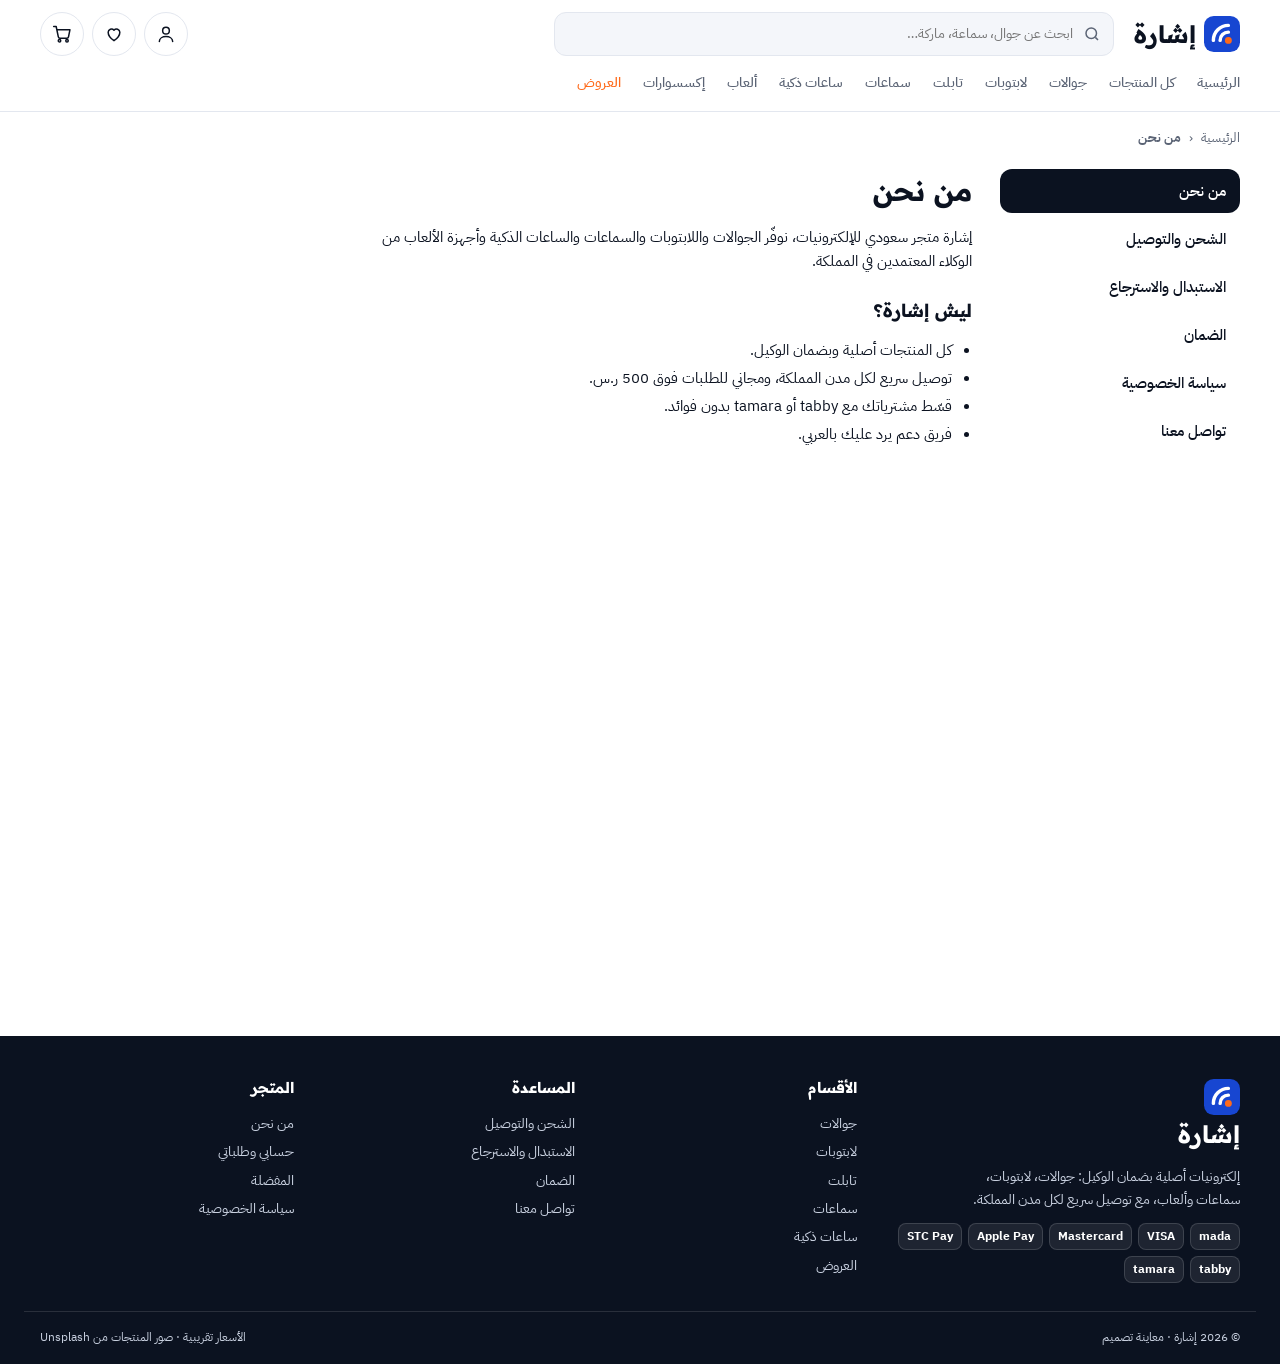
<file: info.html>
<!doctype html>
<html lang="ar" dir="rtl"><head><meta charset="utf-8"><meta name="viewport" content="width=device-width,initial-scale=1,viewport-fit=cover">
<meta name="claude:viewport-fit-sides" content="cover">
<title>معلومات | إشارة</title>
<meta name="description" content="معلومات متجر إشارة: من نحن، الشحن والتوصيل، الاستبدال والاسترجاع، الضمان، سياسة الخصوصية وطرق التواصل.">
<meta name="theme-color" content="#1746D1">
<link rel="icon" type="image/svg+xml" href="img/logo-mark.svg">
<link rel="preconnect" href="https://fonts.googleapis.com"><link rel="preconnect" href="https://fonts.gstatic.com" crossorigin>
<noscript><link rel="stylesheet" href="https://fonts.googleapis.com/css2?family=IBM+Plex+Sans+Arabic:wght@400;500;700&family=Readex+Pro:wght@600;700;800&display=swap"></noscript>
<style>:root{--color-primary:#1746D1; --shell-ink:#0B1220; --shell-bg:#FFFFFF; --shell-soft:#F4F6FA; --shell-line:#E3E7EF;--shell-muted:#5B6475; --shell-note:#FFF4E5; --shell-note-fg:#6B3D00; --shell-ok:#12A150; --shell-err:#C62828; --shell-sale:#FF6A1A;--f-body:"IBM Plex Sans Arabic",Tahoma,"Segoe UI",sans-serif; --f-display:"Readex Pro","IBM Plex Sans Arabic",Tahoma,sans-serif;color-scheme:light;}html,body{background:var(--shell-bg);color:var(--shell-ink)}body{margin:0;font-family:var(--f-body);font-size:15px;line-height:1.6;direction:rtl}h1,h2,h3,.ish-h,.ish-h-sm,.ish-slide__txt h2,.ish-story h2,.ish-banner__txt h3{font-family:var(--f-display)}a{color:inherit}img{max-width:100%}[hidden]{display:none!important}.gut{padding-left:max(16px,env(safe-area-inset-left,0px));padding-right:max(16px,env(safe-area-inset-right,0px))}.wrap{max-width:1200px;margin:0 auto}.num{font-variant-numeric:tabular-nums}button:focus-visible,a:focus-visible,input:focus-visible,select:focus-visible,textarea:focus-visible{outline:2px solid var(--color-primary);outline-offset:2px}.note{background:var(--shell-note);color:var(--shell-note-fg);font-size:13px;text-align:center;padding-block:7px}.top{position:sticky;top:env(safe-area-inset-top,0px);z-index:40;background:var(--shell-bg);border-bottom:1px solid var(--shell-line)}body::before{content:"";position:fixed;inset:0 0 auto;height:env(safe-area-inset-top,0px);z-index:50;background:var(--shell-bg)}.top__in{max-width:1200px;margin:0 auto;display:flex;align-items:center;gap:20px;padding-block:12px}.logo{font-family:var(--f-display);font-weight:800;font-size:24px;text-decoration:none;display:flex;align-items:center;gap:8px;flex:none}.logo__mark{width:36px;height:36px;flex:none;display:block}.search{position:relative;flex:1;min-width:0;max-width:560px;margin:0}.search input{width:100%;box-sizing:border-box;font:inherit;font-size:14px;border:1px solid var(--shell-line);background:var(--shell-soft);border-radius:12px;padding:10px 40px 10px 14px;color:var(--shell-ink)}.search input:focus{background:var(--shell-bg);border-color:var(--color-primary);outline:none}.search svg{position:absolute;right:13px;top:50%;transform:translateY(-50%);width:18px;height:18px;fill:none;stroke:var(--shell-muted);stroke-width:2;pointer-events:none}.sres{position:absolute;top:calc(100% + 6px);inset-inline:0;background:var(--shell-bg);border:1px solid var(--shell-line);border-radius:14px;box-shadow:0 20px 40px rgba(11,18,32,.14);padding:6px;z-index:60;max-height:min(420px,70vh);overflow:auto}.sres a{display:flex;align-items:center;gap:10px;padding:8px;border-radius:10px;text-decoration:none}.sres a:hover,.sres a.on{background:var(--shell-soft)}.sres img{width:44px;height:44px;border-radius:8px;object-fit:cover;flex:none}.sres span{flex:1;min-width:0;font-size:14px;overflow:hidden;text-overflow:ellipsis;white-space:nowrap}.sres b{font-size:13px;color:var(--color-primary);white-space:nowrap}.sres p{margin:0;padding:12px;color:var(--shell-muted);font-size:14px;text-align:center}.acts{display:flex;gap:8px;flex:none;margin-inline-start:auto}.ibtn{position:relative;width:42px;height:42px;border-radius:50%;border:1px solid var(--shell-line);display:grid;place-items:center;background:var(--shell-bg);text-decoration:none}.ibtn:hover{border-color:var(--color-primary);color:var(--color-primary)}.ibtn svg{width:20px;height:20px;fill:none;stroke:currentColor;stroke-width:1.8;stroke-linecap:round;stroke-linejoin:round}.bdg{position:absolute;top:-4px;left:-4px;min-width:20px;height:20px;border-radius:10px;background:var(--color-primary);color:#fff;font-size:11px;font-weight:700;display:grid;place-items:center;padding:0 5px;box-sizing:border-box}.bdg.zero{display:none}.nav{max-width:1200px;margin:0 auto;display:flex;gap:22px;overflow-x:auto;scrollbar-width:none;font-weight:500;font-size:14px;padding-block:0 10px}.nav::-webkit-scrollbar{display:none}.nav a{text-decoration:none;white-space:nowrap;color:var(--shell-muted);padding-block:4px;border-bottom:2px solid transparent}.nav a:hover,.nav a[aria-current]{color:var(--color-primary);border-bottom-color:var(--color-primary)}.nav .hot{color:var(--shell-sale)}main{display:block;min-height:50vh}.s-block{max-width:1200px;margin:0 auto;padding-block:40px 56px}.s-block h2,.ttl{font-size:26px;margin:0 0 6px;text-wrap:balance}.s-block > p{color:var(--shell-muted);margin:0 0 22px}.bhead{display:flex;justify-content:space-between;align-items:end;gap:12px;margin-bottom:18px;flex-wrap:wrap}.bhead a{color:var(--color-primary);font-weight:700;text-decoration:none;font-size:14px}.crumbs{max-width:1200px;margin:0 auto;padding-block:16px 0;font-size:13px;color:var(--shell-muted);display:flex;gap:8px;flex-wrap:wrap}.crumbs a{text-decoration:none}.crumbs a:hover{color:var(--color-primary)}.btn{display:inline-flex;align-items:center;justify-content:center;gap:8px;border:1.5px solid var(--color-primary);background:var(--color-primary);color:#fff;border-radius:12px;padding:11px 20px;font:inherit;font-weight:700;cursor:pointer;text-decoration:none;line-height:1.3}.btn:hover{filter:brightness(1.08)}.btn--ghost{background:var(--shell-bg);color:var(--color-primary)}.btn--ghost:hover{background:var(--color-primary);color:#fff;filter:none}.btn--dark{background:var(--shell-ink);border-color:var(--shell-ink)}.btn--block{width:100%;box-sizing:border-box}.btn[disabled]{opacity:.5;cursor:not-allowed}.linkbtn{border:0;background:none;color:var(--color-primary);font:inherit;font-size:13px;font-weight:700;cursor:pointer;padding:0}.box{border:1px solid var(--shell-line);border-radius:18px;padding:20px;background:var(--shell-bg)}.muted{color:var(--shell-muted)}.empty{border:1px dashed var(--shell-line);border-radius:18px;padding:48px 20px;text-align:center;color:var(--shell-muted);display:flex;flex-direction:column;gap:12px;align-items:center}.empty b{color:var(--shell-ink);font-size:18px;font-family:var(--f-display)}.empty svg{width:48px;height:48px;fill:none;stroke:var(--shell-line);stroke-width:1.5}.pill{display:inline-flex;align-items:center;gap:6px;border-radius:999px;padding:3px 10px;font-size:12px;font-weight:700;background:var(--shell-soft)}.pill--ok{background:#E7F6EE;color:#0B7A3B}.pill--sale{background:#FFEDE3;color:#B4400B}.tag{display:inline-block;border-radius:6px;padding:1px 7px;font-size:12px;font-weight:800;direction:ltr}.tag--tabby{background:#3BFFC1;color:#111}.tag--tamara{background:#FFE5D0;color:#111}.rgrid{display:grid;grid-template-columns:repeat(4,minmax(0,1fr));gap:18px}.rc{display:flex;flex-direction:column;border:1px solid var(--shell-line);border-radius:16px;overflow:hidden;background:var(--shell-bg);transition:box-shadow .2s}.rc:hover{box-shadow:0 14px 34px rgba(11,18,32,.08)}.rc .s-product-card-image{position:relative;aspect-ratio:1/1;max-width:100%;background:var(--shell-soft);overflow:hidden}.rc .s-product-card-image > a{display:block;width:100%;height:100%}.rc .s-product-card-image img{width:100%;height:100%;object-fit:cover;display:block;transition:transform .4s}.rc:hover .s-product-card-image img{transform:scale(1.04)}.rc .s-product-card-content{display:flex;flex-direction:column;gap:6px;padding:12px;flex:1;min-width:0}.rc-brand{font-size:11px;letter-spacing:.06em;text-transform:uppercase;color:var(--shell-muted);direction:ltr;text-align:right}.rc h3{font-family:var(--f-body);font-size:14px;font-weight:700;margin:0;line-height:1.5;min-height:42px}.rc h3 a{text-decoration:none;display:-webkit-box;-webkit-line-clamp:2;-webkit-box-orient:vertical;overflow:hidden}.rc h3 a:hover{color:var(--color-primary)}.rc-price{display:flex;gap:8px;align-items:baseline;flex-wrap:wrap;margin-top:auto;font-variant-numeric:tabular-nums}.rc-price b{color:var(--color-primary)}.rc-price s{font-size:12px;color:var(--shell-muted)}.rc-badge{position:absolute;top:10px;right:10px;background:var(--shell-sale);color:#fff;font-size:11px;font-weight:800;border-radius:7px;padding:2px 8px;z-index:2}.heart{position:absolute;top:8px;left:8px;z-index:2;width:36px;height:36px;border-radius:50%;border:0;background:rgba(255,255,255,.92);display:grid;place-items:center;cursor:pointer;box-shadow:0 4px 12px rgba(11,18,32,.12)}.heart svg{width:18px;height:18px;fill:none;stroke:var(--shell-ink);stroke-width:1.8}.heart[aria-pressed="true"] svg{fill:#E5304B;stroke:#E5304B}.rc-add{border:1.5px solid var(--color-primary);background:var(--shell-bg);color:var(--color-primary);border-radius:10px;padding:8px;font:inherit;font-weight:700;cursor:pointer}.rc-add:hover{background:var(--color-primary);color:#fff}.listing{max-width:1200px;margin:0 auto;display:grid;grid-template-columns:250px minmax(0,1fr);gap:28px;padding-block:20px 64px;align-items:start}.filters{position:sticky;top:calc(130px + env(safe-area-inset-top,0px));border:1px solid var(--shell-line);border-radius:18px;padding:18px;display:flex;flex-direction:column;gap:20px;background:var(--shell-bg)}.filters h2{font-size:17px;margin:0;display:flex;justify-content:space-between;align-items:center}.filters h3{font-size:13px;margin:0 0 8px;color:var(--shell-muted);font-family:var(--f-body);letter-spacing:.02em}.filters fieldset{border:0;margin:0;padding:0;display:flex;flex-direction:column;gap:6px}.chk{display:flex;align-items:center;gap:8px;font-size:14px;cursor:pointer}.chk input{accent-color:var(--color-primary);width:16px;height:16px;margin:0}.chk small{margin-inline-start:auto;color:var(--shell-muted);font-variant-numeric:tabular-nums}.range{width:100%;accent-color:var(--color-primary)}.rangev{display:flex;justify-content:space-between;font-size:12px;color:var(--shell-muted);font-variant-numeric:tabular-nums}.toolbar{display:flex;justify-content:space-between;align-items:center;gap:12px;flex-wrap:wrap;margin-bottom:16px}.toolbar b{font-size:15px}select,.inp{font:inherit;border:1px solid var(--shell-line);border-radius:10px;padding:9px 12px;background:var(--shell-bg);color:var(--shell-ink);box-sizing:border-box}.ftoggle{display:none}.lgrid{grid-template-columns:repeat(3,minmax(0,1fr))}.pp{max-width:1200px;margin:0 auto;display:grid;grid-template-columns:minmax(0,1fr) minmax(0,1fr);gap:40px;padding-block:20px 40px;align-items:start}.pp-gal{position:sticky;top:calc(130px + env(safe-area-inset-top,0px));display:flex;flex-direction:column;gap:12px}.pp-main{position:relative;aspect-ratio:1/1;max-width:100%;border-radius:22px;overflow:hidden;background:var(--shell-soft);cursor:zoom-in}.pp-main img{width:100%;height:100%;object-fit:cover;display:block;transition:transform .25s}.pp-main.zoom img{transform:scale(1.8)}.pp-info{display:flex;flex-direction:column;gap:16px;min-width:0}.pp-info h1{font-size:30px;line-height:1.35;margin:0;text-wrap:balance}.pp-meta{display:flex;gap:8px;flex-wrap:wrap;align-items:center;font-size:13px}.pp-price{display:flex;gap:12px;align-items:baseline;flex-wrap:wrap;font-variant-numeric:tabular-nums}.pp-price b{font-size:32px;color:var(--color-primary);font-family:var(--f-display)}.pp-price s{color:var(--shell-muted)}.pp-inst{display:flex;flex-direction:column;gap:6px;border:1px solid var(--shell-line);border-radius:14px;padding:12px 14px;font-size:14px}.pp-buy{display:flex;gap:10px;flex-wrap:wrap;align-items:stretch}.pp-buy .btn{flex:1;min-width:140px}.qty{display:inline-flex;align-items:center;border:1px solid var(--shell-line);border-radius:12px;overflow:hidden;flex:none}.qty button{width:40px;height:44px;border:0;background:var(--shell-bg);font:inherit;font-size:18px;cursor:pointer;color:var(--shell-ink)}.qty button:hover{background:var(--shell-soft)}.qty input{width:40px;text-align:center;border:0;font:inherit;font-weight:700;background:transparent;color:var(--shell-ink);-moz-appearance:textfield}.qty input::-webkit-inner-spin-button{display:none}.qty--sm button{width:32px;height:34px;font-size:16px}.qty--sm input{width:32px}.pp-heart{width:48px;flex:none;border:1px solid var(--shell-line);border-radius:12px;background:var(--shell-bg);display:grid;place-items:center;cursor:pointer}.pp-heart svg{width:22px;height:22px;fill:none;stroke:var(--shell-ink);stroke-width:1.8}.pp-heart[aria-pressed="true"] svg{fill:#E5304B;stroke:#E5304B}.pp-perks{display:grid;grid-template-columns:repeat(3,minmax(0,1fr));gap:8px}.pp-perks div{background:var(--shell-soft);border-radius:12px;padding:10px;font-size:12px;display:flex;flex-direction:column;gap:2px}.pp-perks b{font-size:13px}.pp-specs{margin:0;padding:0;list-style:none;display:flex;flex-direction:column;gap:6px}.pp-specs li{display:flex;gap:8px;font-size:14px}.pp-specs li::before{content:"";flex:none;width:6px;height:6px;border-radius:50%;background:var(--color-primary);margin-top:9px}.pp-table{width:100%;border-collapse:collapse;font-size:14px}.pp-table th,.pp-table td{text-align:right;padding:9px 0;border-bottom:1px solid var(--shell-line)}.pp-table th{color:var(--shell-muted);font-weight:500;width:40%}.pp-sticky{display:none}.cartgrid{max-width:1200px;margin:0 auto;display:grid;grid-template-columns:minmax(0,1fr) 360px;gap:28px;align-items:start;padding-block:20px 56px}.cline{display:grid;grid-template-columns:96px minmax(0,1fr) auto;gap:16px;align-items:center;padding:16px 0;border-bottom:1px solid var(--shell-line)}.cline:first-child{padding-top:0}.cline img{width:96px;height:96px;border-radius:14px;object-fit:cover;background:var(--shell-soft);display:block}.cline h3{font-family:var(--f-body);font-size:15px;margin:0 0 4px;line-height:1.5}.cline h3 a{text-decoration:none}.cline .r{display:flex;flex-direction:column;align-items:flex-end;gap:8px;font-variant-numeric:tabular-nums}.cline .r b{font-size:16px;white-space:nowrap}.rm{border:0;background:none;color:var(--shell-muted);font:inherit;font-size:13px;cursor:pointer;padding:0;text-decoration:underline}.rm:hover{color:var(--shell-err)}.sum{position:sticky;top:calc(130px + env(safe-area-inset-top,0px));display:flex;flex-direction:column;gap:12px}.sum h2{font-size:18px;margin:0}.sum .row{display:flex;justify-content:space-between;gap:12px;font-size:14px;font-variant-numeric:tabular-nums}.sum .row.save{color:var(--shell-ok)}.sum .tot{border-top:1px solid var(--shell-line);padding-top:12px;font-size:18px;font-weight:800}.ship-meter{display:flex;flex-direction:column;gap:6px;font-size:13px}.ship-meter i{display:block;height:6px;border-radius:3px;background:var(--shell-soft);overflow:hidden}.ship-meter i b{display:block;height:100%;background:var(--shell-ok);border-radius:3px}.coupon{display:flex;gap:8px}.coupon input{flex:1;min-width:0}.msg{font-size:13px}.msg.ok{color:var(--shell-ok)}.msg.err{color:var(--shell-err)}.co{max-width:1200px;margin:0 auto;display:grid;grid-template-columns:minmax(0,1fr) 380px;gap:28px;align-items:start;padding-block:20px 56px}.co form{display:flex;flex-direction:column;gap:18px}.co fieldset{border:1px solid var(--shell-line);border-radius:18px;padding:20px;margin:0;display:grid;grid-template-columns:1fr 1fr;gap:14px}.co legend{font-family:var(--f-display);font-weight:700;font-size:17px;padding:0 6px;display:flex;align-items:center;gap:8px}.co legend i{width:24px;height:24px;border-radius:50%;background:var(--shell-ink);color:#fff;font-style:normal;font-size:13px;display:grid;place-items:center}.fld{display:flex;flex-direction:column;gap:6px;font-size:14px;min-width:0}.fld.full{grid-column:1/-1}.fld label{font-weight:700;font-size:13px}.fld .inp,.fld select{width:100%}.fld .err{color:var(--shell-err);font-size:12px}.fld.bad .inp,.fld.bad select{border-color:var(--shell-err)}.opts{grid-column:1/-1;display:grid;grid-template-columns:1fr 1fr;gap:10px}.opt{display:flex;gap:10px;align-items:flex-start;border:1.5px solid var(--shell-line);border-radius:14px;padding:12px 14px;cursor:pointer;font-size:14px}.opt input{accent-color:var(--color-primary);margin:3px 0 0;flex:none}.opt span{display:flex;flex-direction:column;gap:2px;flex:1;min-width:0}.opt small{color:var(--shell-muted)}.opt em{font-style:normal;font-weight:800;white-space:nowrap;font-variant-numeric:tabular-nums}.opt:has(input:checked){border-color:var(--color-primary);background:#F3F6FE}.mini{display:flex;flex-direction:column;gap:10px;max-height:280px;overflow:auto}.mini div{display:flex;gap:10px;align-items:center;font-size:13px}.mini img{width:52px;height:52px;border-radius:10px;object-fit:cover;flex:none}.mini span{flex:1;min-width:0}.mini b{white-space:nowrap;font-variant-numeric:tabular-nums}.done{max-width:640px;margin:0 auto;padding-block:48px 64px;display:flex;flex-direction:column;gap:18px;align-items:center;text-align:center}.done .ok{width:72px;height:72px;border-radius:50%;background:#E7F6EE;display:grid;place-items:center}.done .ok svg{width:36px;height:36px;fill:none;stroke:var(--shell-ok);stroke-width:2.5}.done h1{margin:0;font-size:28px}.done .box{width:100%;box-sizing:border-box;text-align:right}.acc{max-width:1200px;margin:0 auto;display:grid;grid-template-columns:240px minmax(0,1fr);gap:28px;align-items:start;padding-block:20px 56px}.acc nav{display:flex;flex-direction:column;gap:4px}.acc nav a{padding:10px 14px;border-radius:12px;text-decoration:none;font-weight:500}.acc nav a[aria-current]{background:var(--shell-ink);color:#fff}.acc nav a:not([aria-current]):hover{background:var(--shell-soft)}.order{display:flex;flex-direction:column;gap:14px}.order + .order{margin-top:16px}.order header{display:flex;justify-content:space-between;gap:12px;flex-wrap:wrap;align-items:center}.order header b{font-size:16px}.thumbs{display:flex;gap:8px;flex-wrap:wrap}.thumbs img{width:56px;height:56px;border-radius:10px;object-fit:cover;background:var(--shell-soft)}.track{display:grid;grid-template-columns:repeat(4,minmax(0,1fr));gap:6px;font-size:12px;text-align:center}.track div{display:flex;flex-direction:column;gap:6px;color:var(--shell-muted)}.track div::before{content:"";height:6px;border-radius:3px;background:var(--shell-line)}.track div.on{color:var(--shell-ink);font-weight:700}.track div.on::before{background:var(--shell-ok)}.info{max-width:1200px;margin:0 auto;display:grid;grid-template-columns:240px minmax(0,1fr);gap:28px;align-items:start;padding-block:20px 56px}.prose{max-width:68ch;display:flex;flex-direction:column;gap:12px}.prose h1{margin:0;font-size:28px}.prose h2{margin:12px 0 0;font-size:18px}.prose p,.prose ul{margin:0}.prose ul{padding-inline-start:20px;display:flex;flex-direction:column;gap:4px}footer{background:var(--shell-ink);color:#C9D1E0;font-size:14px;margin-top:24px}.foot{max-width:1200px;margin:0 auto;display:grid;grid-template-columns:1.4fr 1fr 1fr 1fr;gap:28px;padding-block:40px 28px}.foot h4{color:#fff;margin:0 0 10px;font-size:15px;font-family:var(--f-display)}.foot a{display:block;text-decoration:none;padding-block:3px;color:#C9D1E0}.foot a:hover{color:#fff}.foot p{margin:0 0 12px;max-width:34ch}.pays{display:flex;gap:6px;flex-wrap:wrap}.pays span{background:rgba(255,255,255,.08);border:1px solid rgba(255,255,255,.14);border-radius:8px;padding:3px 8px;font-size:12px;font-weight:700;color:#fff;direction:ltr}.foot-b{max-width:1200px;margin:0 auto;border-top:1px solid rgba(255,255,255,.12);padding-block:16px;font-size:12px;display:flex;justify-content:space-between;gap:12px;flex-wrap:wrap}#toast{position:fixed;z-index:300;left:16px;right:16px;margin-inline:auto;width:fit-content;bottom:calc(90px + env(safe-area-inset-bottom,0px));background:var(--shell-ink);color:#fff;border-radius:14px;padding:10px 12px 10px 16px;font-size:14px;max-width:calc(100% - 32px);box-sizing:border-box;box-shadow:0 12px 30px rgba(11,18,32,.25);display:flex;gap:12px;align-items:center}#toast a{color:#fff;font-weight:800;white-space:nowrap;background:rgba(255,255,255,.14);border-radius:9px;padding:4px 10px;text-decoration:none}@media (max-width:1023px){.rgrid{grid-template-columns:repeat(3,minmax(0,1fr))}.listing{grid-template-columns:1fr}.filters{position:static;display:none}.filters.open{display:flex}.ftoggle{display:inline-flex;padding:8px 14px}.cartgrid,.co,.acc,.info{grid-template-columns:1fr}.sum{position:static}.foot{grid-template-columns:1fr 1fr}.pp{gap:24px}}@media (max-width:767px){.top__in{flex-wrap:wrap;gap:10px 12px;padding-block:10px}.logo{font-size:20px}.search{order:3;flex-basis:100%;max-width:none}.ibtn{width:38px;height:38px}.ibtn.acc-link{display:none}.rgrid,.lgrid{grid-template-columns:repeat(2,minmax(0,1fr));gap:10px}.s-block h2,.ttl{font-size:22px}.pp{grid-template-columns:1fr}.pp-gal{position:static}.pp-info h1{font-size:22px}.pp-price b{font-size:26px}.pp-sticky{display:flex;position:fixed;inset:auto 0 0;z-index:80;background:var(--shell-bg);border-top:1px solid var(--shell-line);gap:10px;align-items:center;padding-top:10px;padding-bottom:calc(10px + env(safe-area-inset-bottom,0px));box-shadow:0 -8px 24px rgba(11,18,32,.08)}.pp-sticky .btn{flex:1}.pp-sticky b{font-variant-numeric:tabular-nums;color:var(--color-primary)}body.has-sticky{padding-bottom:76px}body.has-sticky #toast{bottom:calc(90px + env(safe-area-inset-bottom,0px))}.cline{grid-template-columns:72px minmax(0,1fr);gap:12px}.cline img{width:72px;height:72px}.cline .r{grid-column:2;flex-direction:row;justify-content:space-between;align-items:center}.co fieldset{grid-template-columns:1fr;padding:16px}.opts{grid-template-columns:1fr}.track{font-size:11px}.foot{grid-template-columns:1fr}.pp-perks{grid-template-columns:1fr 1fr 1fr}}@media (prefers-reduced-motion:reduce){*{animation:none!important;transition:none!important;scroll-behavior:auto!important}}salla-products-list{display:grid}.laysw{max-width:1200px;margin:12px auto 0;display:flex;align-items:center;gap:6px;flex-wrap:wrap;font-size:13px;color:var(--shell-muted)}.laysw button{border:1px solid var(--shell-line);background:var(--shell-bg);color:inherit;font:inherit;font-weight:700;border-radius:999px;padding:5px 14px;cursor:pointer}.laysw button[aria-pressed="true"]{background:var(--color-primary);border-color:var(--color-primary);color:#fff}.container--product-details{max-width:1200px;margin-inline:auto}salla-slider,salla-installment{display:block}.pp-gal salla-slider{display:flex;flex-direction:column;gap:12px}.pp-thumbs{display:flex;gap:10px}.pp-thumbs button{width:72px;aspect-ratio:1/1;max-width:100%;border:2px solid transparent;border-radius:12px;padding:0;overflow:hidden;background:var(--shell-soft);cursor:pointer;opacity:.7}.pp-thumbs button[aria-current]{border-color:var(--color-primary);opacity:1}.pp-thumbs img{width:100%;height:100%;object-fit:cover;display:block}.product-form{display:flex;flex-direction:column;gap:14px}.pp-opts{border:1px solid var(--shell-line);border-radius:14px;padding:12px 14px;margin:0;display:flex;flex-direction:column;gap:8px}.pp-opts legend{font-weight:700;padding:0 6px}.pp-opts label{display:flex;align-items:center;gap:10px;border:1.5px solid var(--shell-line);border-radius:12px;padding:10px 12px;cursor:pointer;font-size:14px}.pp-opts label:has(input:checked){border-color:var(--color-primary);background:color-mix(in srgb,var(--color-primary) 6%,transparent)}.pp-opts input{accent-color:var(--color-primary);margin:0}.pp-opts span{flex:1}.pp-opts b{font-size:13px;font-variant-numeric:tabular-nums;color:var(--shell-muted)}.pp-total{display:flex;justify-content:space-between;align-items:baseline;background:var(--shell-soft);border-radius:12px;padding:10px 14px}.pp-total h2{margin:0;font-size:22px;color:var(--color-primary);font-variant-numeric:tabular-nums}.pp-desc-t{font-size:17px;margin:0 0 10px}.ish-pdp-story .pp-desc-t{display:none}.ish-pdp-story .product__description.box{background:transparent;border:0}.pp-main[hidden]{display:none}.app-inner>main{min-height:100vh}:root{--ish-primary: var(--color-primary, #1746D1);--ish-ink:#0B1220; --ish-ink2:#121B30; --ish-cyan:#00C2FF; --ish-orange:#FF6A1A;--ish-cloud:#F4F6FA; --ish-line:#E3E7EF; --ish-muted:#5B6475; --ish-text:#0B1220;--ish-success:#12A150; --ish-star:#FFB020; --ish-radius:22px;}.ish *,.ish-modal *,.ish-tray *,.ish-mbar *{box-sizing:border-box}.ish{font-family:inherit;color:var(--ish-text);direction:rtl;position:relative}.ish-wrap{max-width:1200px;margin:0 auto;padding:0 16px}.ish-sec{padding:48px 0}.ish-h{font-size:28px;line-height:1.3;font-weight:800;margin:0}.ish-h-sm{font-size:20px;font-weight:800;margin:0}.ish-eyebrow{font-size:12px;font-weight:800;color:var(--ish-primary)}.ish-muted{color:var(--ish-muted)}.ish-head{display:flex;align-items:flex-end;justify-content:space-between;gap:16px;margin-bottom:22px;flex-wrap:wrap}.ish-head>div{display:flex;flex-direction:column;gap:4px}.ish-btn{display:inline-flex;align-items:center;justify-content:center;gap:8px;border:0;cursor:pointer;background:var(--ish-primary);color:#fff;font:inherit;font-weight:700;font-size:14px;border-radius:12px;padding:11px 18px;transition:filter .2s,transform .2s;text-decoration:none}.ish-btn:hover{filter:brightness(1.1)}.ish-btn:active{transform:scale(.98)}.ish-btn--light{background:#fff;color:var(--ish-ink)}.ish-btn--ghost{background:transparent;color:inherit;border:1.5px solid currentColor}.ish-btn--outline{background:#fff;color:var(--ish-primary);border:1.5px solid var(--ish-primary)}.ish-btn[disabled]{opacity:.45;cursor:not-allowed}.ish-loading{opacity:.6;pointer-events:none}.ish button{font:inherit;cursor:pointer}.ish-grid4{display:grid;grid-template-columns:repeat(4,1fr);gap:20px}.ish-grid3{display:grid;grid-template-columns:repeat(3,1fr);gap:18px}.ish-card{background:#fff;border:1px solid var(--ish-line);border-radius:20px;padding:10px;display:flex;flex-direction:column;gap:8px;position:relative;color:var(--ish-text);transition:box-shadow .25s,transform .25s}.ish-card:hover{box-shadow:0 20px 40px rgba(11,18,32,.10);transform:translateY(-3px)}.ish-card__img{display:block;aspect-ratio:1/1;border-radius:14px;overflow:hidden;background:var(--ish-cloud)}.ish-card__img img{width:100%;height:100%;object-fit:cover;transition:transform .4s}.ish-card:hover .ish-card__img img{transform:scale(1.05)}.ish-card__name{font-weight:700;line-height:1.5;color:inherit;text-decoration:none;display:-webkit-box;-webkit-line-clamp:2;-webkit-box-orient:vertical;overflow:hidden;min-height:42px}.ish-badge{position:absolute;top:18px;right:18px;background:var(--ish-orange);color:#fff;font-weight:800;font-size:11px;border-radius:7px;padding:3px 8px}.ish-price{display:flex;align-items:baseline;gap:8px;margin-top:auto;flex-wrap:wrap}.ish-price b{font-size:18px;color:var(--ish-primary);font-weight:800}.ish-price s{font-size:12px;color:var(--ish-muted)}.ish-card .ish-btn{width:100%}.ish-flash{background:var(--ish-ink);color:#fff;overflow:hidden;isolation:isolate}.ish-flash::before{content:"";position:absolute;inset:0;z-index:-1;background:rgba(6,9,16,.66)}.ish-flash .ish-eyebrow{color:#FF9E66}.ish-cd{display:flex;gap:8px}.ish-cd span{background:rgba(255,255,255,.08);border:1px solid rgba(255,255,255,.15);border-radius:14px;min-width:62px;padding:8px 6px;text-align:center;font-size:24px;font-weight:900;font-variant-numeric:tabular-nums;line-height:1.1}.ish-cd small{display:block;font-size:10px;font-weight:500;opacity:.7}.ish-stock{display:flex;flex-direction:column;gap:4px;font-size:11px;color:var(--ish-muted)}.ish-stock i{display:block;height:6px;border-radius:3px;background:#FBE3D6;overflow:hidden}.ish-stock i b{display:block;height:100%;background:linear-gradient(90deg,#FF9E33,var(--ish-orange))}.ish-stock strong{color:var(--ish-orange)}.ish-setup{display:grid;grid-template-columns:1fr 340px;gap:22px}.ish-scene{position:relative;min-height:520px;border-radius:28px;overflow:hidden;background:#0B1220;isolation:isolate}.ish-scene>img.ish-scene__bg{position:absolute;inset:0;width:100%;height:100%;object-fit:cover;z-index:-1}.ish-pin{position:absolute;padding:0;line-height:1;width:34px;height:34px;margin:-17px 0 0 -17px;border-radius:50%;background:#fff;color:var(--ish-primary);display:grid;place-items:center;font-weight:900;font-size:18px;border:0;box-shadow:0 0 0 6px rgba(255,255,255,.22);z-index:3;cursor:pointer}.ish-pin::after{content:"";position:absolute;inset:-6px;border-radius:50%;border:2px solid #fff;animation:ish-ping 2s infinite}@keyframes ish-ping{to{transform:scale(1.8);opacity:0}}.ish-pin[aria-pressed="true"]{background:var(--ish-orange);color:#fff}.ish-pop{position:absolute;z-index:4;background:#fff;color:var(--ish-text);border-radius:16px;padding:10px;display:none;gap:10px;align-items:center;width:280px;box-shadow:0 20px 50px rgba(0,0,0,.4)}.ish-pop.on{display:flex}.ish-pop img{width:62px;height:62px;border-radius:12px;object-fit:cover;flex:none}.ish-list{display:flex;flex-direction:column;gap:10px}.ish-row{display:flex;gap:12px;align-items:center;background:#fff;border:1px solid var(--ish-line);border-radius:16px;padding:8px;cursor:pointer;transition:border-color .2s,box-shadow .2s}.ish-row.on{border-color:var(--ish-primary);box-shadow:0 0 0 3px rgba(23,70,209,.15)}.ish-row img{width:64px;height:64px;border-radius:12px;object-fit:cover;flex:none}.ish-row__mid{flex:1;min-width:0;display:flex;flex-direction:column}.ish-row__mid span{font-weight:700;white-space:nowrap;overflow:hidden;text-overflow:ellipsis}.ish-row__mid b{color:var(--ish-primary)}.ish-plus{width:40px;height:40px;border-radius:12px;background:var(--ish-primary);color:#fff;display:grid;place-items:center;flex:none;border:0;cursor:pointer}.ish-total{background:var(--ish-ink);color:#fff;border-radius:18px;padding:16px;display:flex;justify-content:space-between;align-items:center;gap:10px;margin-top:auto}.ish-quiz{display:grid;grid-template-columns:360px 1fr;gap:26px;background:var(--ish-cloud);border-radius:28px;padding:26px;min-height:420px}.ish-qside{background:var(--ish-ink);color:#fff;border-radius:22px;padding:26px;display:flex;flex-direction:column;gap:16px;position:relative;overflow:hidden;isolation:isolate}.ish-qside::before{content:"";position:absolute;width:240px;height:240px;border-radius:50%;background:var(--ish-primary);filter:blur(60px);opacity:.7;left:-80px;bottom:-80px;z-index:-1}.ish-pill{display:inline-flex;align-self:flex-start;border-radius:999px;padding:4px 12px;font-size:12px;font-weight:700;background:rgba(0,194,255,.18);color:var(--ish-cyan)}.ish-steps{display:flex;gap:6px}.ish-steps i{flex:1;height:4px;border-radius:2px;background:rgba(255,255,255,.2)}.ish-steps i.on{background:var(--ish-cyan)}.ish-qsum{list-style:none;margin:0;padding:0;display:flex;flex-direction:column;gap:10px}.ish-qsum li{display:flex;justify-content:space-between;gap:10px}.ish-qsum b{color:var(--ish-cyan)}.ish-opts{display:grid;grid-template-columns:repeat(3,1fr);gap:14px}.ish-opt{background:#fff;border:2px solid var(--ish-line);border-radius:20px;padding:18px 12px;display:flex;flex-direction:column;align-items:center;gap:10px;font-weight:800;color:var(--ish-text);transition:border-color .2s,transform .2s,box-shadow .2s}.ish-opt:hover{border-color:var(--ish-primary);transform:translateY(-3px);box-shadow:0 14px 30px rgba(23,70,209,.12)}.ish-opt img{width:84px;height:84px;border-radius:16px;object-fit:cover}.ish-opt .ish-ico{width:64px;height:64px;border-radius:18px;background:rgba(23,70,209,.08);color:var(--ish-primary);display:grid;place-items:center;font-size:26px;font-weight:900}.ish-opt small{font-weight:500;color:var(--ish-muted)}.ish-cmpwrap{border:1px solid var(--ish-line);border-radius:22px;overflow:auto;background:#fff}.ish-cmp{width:100%;border-collapse:collapse;table-layout:fixed;min-width:640px}.ish-cmp td{padding:12px 16px;border-bottom:1px solid var(--ish-line);text-align:center;vertical-align:middle}.ish-cmp td:first-child{text-align:right;color:var(--ish-muted);font-weight:600;width:170px;background:var(--ish-cloud)}.ish-cmp tr:last-child td{border-bottom:0}.ish-cmp select{font:inherit;border:1.5px solid var(--ish-line);border-radius:10px;padding:8px;width:100%;font-weight:700;background:#fff;color:var(--ish-text)}.ish-cmp img{width:120px;height:120px;object-fit:cover;border-radius:14px;margin:10px auto 6px;display:block}.ish-cmp td.best{background:rgba(18,161,80,.08);color:var(--ish-success);font-weight:800}.ish-fbt{display:grid;grid-template-columns:1fr 300px;gap:24px;align-items:center;border:1px solid var(--ish-line);border-radius:24px;padding:22px;background:#fff}.ish-fbt__items{display:flex;gap:10px;align-items:stretch}.ish-fbt__plus{align-self:center;font-size:24px;color:var(--ish-muted)}.ish-fbt__it{flex:1;min-width:0;display:flex;flex-direction:column;gap:6px;border:2px solid var(--ish-line);border-radius:18px;padding:10px;position:relative;cursor:pointer;opacity:.55;transition:opacity .2s,border-color .2s}.ish-fbt__it.on{opacity:1;border-color:var(--ish-primary)}.ish-fbt__it img{width:100%;aspect-ratio:1/1;object-fit:cover;border-radius:12px}.ish-fbt__it input{position:absolute;top:16px;right:16px;width:18px;height:18px;accent-color:var(--ish-primary)}.ish-fbt__it span{font-size:12px;font-weight:700;line-height:1.4;display:-webkit-box;-webkit-line-clamp:2;-webkit-box-orient:vertical;overflow:hidden}.ish-fbt__it b{color:var(--ish-primary);margin-top:auto}.ish-sum{background:var(--ish-cloud);border-radius:18px;padding:18px;display:flex;flex-direction:column;gap:10px}.ish-sum .r{display:flex;justify-content:space-between}.ish-calc{display:grid;grid-template-columns:1fr 1fr;gap:22px}.ish-panel{border:1px solid var(--ish-line);border-radius:22px;padding:22px;display:flex;flex-direction:column;gap:14px;background:#fff}.ish-plans{display:grid;grid-template-columns:repeat(4,1fr);gap:10px}.ish-plans button,.ish-conds button{border:1.5px solid var(--ish-line);border-radius:14px;padding:12px 6px;display:flex;flex-direction:column;align-items:center;gap:4px;font-weight:800;background:#fff;color:var(--ish-text)}.ish-plans button small,.ish-conds button small{font-weight:600;color:var(--ish-muted);font-size:11px}.ish-plans button[aria-pressed="true"],.ish-conds button[aria-pressed="true"]{border-color:var(--ish-primary);color:var(--ish-primary);background:rgba(23,70,209,.05)}.ish-tag{border-radius:6px;padding:2px 8px;font-weight:800;font-size:12px;direction:ltr;color:#0B1220}.ish-tag--tabby{background:#3BFFC1}.ish-tag--tamara{background:#F7C8B4}.ish-sched{display:flex;gap:6px}.ish-sched div{flex:1;background:var(--ish-cloud);border-radius:12px;padding:10px 6px;text-align:center;font-size:11px;color:var(--ish-muted)}.ish-sched b{display:block;font-size:14px;color:var(--ish-text)}.ish-conds{display:flex;gap:8px}.ish-conds button{flex:1}.ish-select{font:inherit;border:1.5px solid var(--ish-line);border-radius:12px;padding:11px 12px;font-weight:600;background:#fff;width:100%;color:var(--ish-text)}.ish-chk{display:flex;align-items:center;gap:10px;cursor:pointer}.ish-chk input{width:18px;height:18px;accent-color:var(--ish-primary)}.ish-trade{background:var(--ish-ink);color:#fff;border-radius:18px;padding:16px;display:flex;justify-content:space-between;align-items:center;gap:10px}.ish-trade b{display:block;font-size:20px}.ish-faq-search{display:flex;gap:10px;align-items:center;border:1.5px solid var(--ish-line);border-radius:14px;padding:12px 16px;background:#fff}.ish-faq-search:focus-within{border-color:var(--ish-primary)}.ish-faq-search input{border:0;outline:0;flex:1;font:inherit;background:transparent}.ish-faq details{border-bottom:1px solid var(--ish-line);padding:15px 0}.ish-faq summary{font-weight:700;cursor:pointer;display:flex;justify-content:space-between;list-style:none}.ish-faq summary::-webkit-details-marker{display:none}.ish-faq summary::after{content:"+";color:var(--ish-primary);font-size:20px;line-height:1}.ish-faq details[open] summary::after{content:"−"}.ish-faq p{color:var(--ish-muted);margin:8px 0 0}.ish-faq mark{background:rgba(255,176,32,.35);color:inherit;border-radius:3px}.ish-qv{position:absolute;bottom:10px;left:50%;transform:translate(-50%,8px);opacity:0;z-index:5;background:rgba(11,18,32,.88);color:#fff;border:0;border-radius:999px;padding:6px 14px;font:inherit;font-size:12px;font-weight:700;white-space:nowrap;cursor:pointer;transition:.25s}custom-salla-product-card:hover .ish-qv,.ish-qv:focus-visible{opacity:1;transform:translate(-50%,0)}@media (hover:none){.ish-qv{opacity:1;transform:translate(-50%,0)}}.ish-cmpchk{display:flex;align-items:center;gap:8px;font-size:12px;color:var(--ish-muted);cursor:pointer;margin:6px 0 0;padding:0 4px}.ish-cmpchk input{width:16px;height:16px;accent-color:var(--ish-primary)}.ish-tray{position:fixed;bottom:20px;left:50%;transform:translateX(-50%);z-index:9990;background:var(--ish-ink);color:#fff;border-radius:18px;padding:12px 16px;display:none;align-items:center;gap:14px;box-shadow:0 20px 50px rgba(11,18,32,.4);direction:rtl;font-family:inherit;max-width:calc(100% - 24px)}.ish-tray.on{display:flex}.ish-slot{position:relative;width:52px;height:52px;border-radius:12px;background:rgba(255,255,255,.08);border:1px dashed rgba(255,255,255,.25);overflow:visible;flex:none}.ish-slot img{width:100%;height:100%;object-fit:cover;border-radius:12px}.ish-slot button{position:absolute;top:-6px;left:-6px;width:20px;height:20px;border-radius:50%;background:var(--ish-orange);color:#fff;border:0;font-size:12px;line-height:1;cursor:pointer}.ish-modal{position:fixed;inset:0;z-index:9999;background:rgba(5,7,12,.6);backdrop-filter:blur(6px);display:none;align-items:center;justify-content:center;padding:16px;direction:rtl;font-family:inherit}.ish-modal.on{display:flex}.ish-modal__box{background:#fff;color:var(--ish-text);border-radius:24px;max-width:980px;width:100%;max-height:90vh;overflow:auto;position:relative;padding:26px;box-shadow:0 40px 100px rgba(0,0,0,.4)}.ish-modal__x{position:absolute;top:12px;left:12px;width:40px;height:40px;border-radius:50%;background:var(--ish-cloud);border:0;font-size:22px;cursor:pointer;z-index:2}.ish-qvgrid{display:grid;grid-template-columns:1fr 1fr;gap:26px;align-items:center}.ish-qvgrid>img{width:100%;aspect-ratio:1/1;object-fit:cover;border-radius:20px;background:var(--ish-cloud)}.ish-qvgrid .ish-desc{color:var(--ish-muted);font-size:14px;display:-webkit-box;-webkit-line-clamp:4;-webkit-box-orient:vertical;overflow:hidden}.ish-mbar{display:none}@media (max-width:767px){.ish-mbar{display:grid;position:fixed;bottom:0;inset-inline:0;z-index:9980;grid-template-columns:repeat(5,1fr);background:rgba(255,255,255,.96);backdrop-filter:blur(10px);border-top:1px solid var(--ish-line);padding:8px 4px calc(8px + env(safe-area-inset-bottom));direction:rtl;font-family:inherit}.ish-mbar a{display:flex;flex-direction:column;align-items:center;gap:2px;font-size:10px;color:var(--ish-muted);text-decoration:none;position:relative}.ish-mbar a.on{color:var(--ish-primary);font-weight:700}.ish-mbar svg{width:22px;height:22px}.ish-mbar .ish-cnt{position:absolute;top:-4px;left:calc(50% - 22px);background:var(--ish-orange);color:#fff;border-radius:999px;font-size:10px;min-width:16px;height:16px;display:grid;place-items:center;padding:0 4px}body.ish-has-mbar{padding-bottom:64px}body.ish-has-mbar .ish-tray{bottom:84px}}@media (max-width:1023px){.ish-grid4{grid-template-columns:repeat(2,1fr)}.ish-setup,.ish-quiz,.ish-fbt,.ish-calc{grid-template-columns:1fr}.ish-scene{min-height:420px}}@media (max-width:767px){.ish-sec{padding:28px 0}.ish-h{font-size:22px}.ish-grid4{display:flex;overflow-x:auto;gap:12px;scroll-snap-type:x mandatory;padding-bottom:6px}.ish-grid4>.ish-card{flex:0 0 62%;scroll-snap-align:start}.ish-grid3{grid-template-columns:repeat(2,1fr);gap:10px}.ish-cd span{min-width:44px;font-size:17px;padding:5px 4px}.ish-opts{grid-template-columns:repeat(2,1fr)}.ish-quiz{padding:14px}.ish-scene{min-height:340px}.ish-pop{width:240px}.ish-fbt__items{overflow-x:auto}.ish-fbt__it{flex:0 0 42%}.ish-plans{grid-template-columns:repeat(2,1fr)}.ish-qvgrid{grid-template-columns:1fr}.ish-tray{gap:8px;padding:10px}.ish-tray .ish-tray__txt{display:none}}@media (prefers-reduced-motion:reduce){.ish *,.ish-pin::after{animation:none!important;transition:none!important}}.ish-mbar [hidden]{display:none!important}.ish-scene--grid{display:grid;grid-template-columns:1.35fr 1fr 1fr;grid-template-rows:1fr 1fr;gap:14px;padding:18px;min-height:540px}.ish-scene--grid .ish-tile{position:relative;border-radius:20px;overflow:hidden;background:#fff;box-shadow:0 20px 44px rgba(0,0,0,.4);min-height:0;transition:transform .35s}.ish-scene--grid .ish-tile:first-child{grid-row:1 / span 2}.ish-scene--grid.ish-n1,.ish-scene--grid.ish-n2{grid-template-columns:repeat(2,1fr);grid-template-rows:1fr}.ish-scene--grid.ish-n1 .ish-tile:first-child,.ish-scene--grid.ish-n2 .ish-tile:first-child{grid-row:auto}.ish-scene--grid.ish-n3{grid-template-columns:1.35fr 1fr}.ish-scene--grid.ish-n4 .ish-tile:nth-child(4){grid-column:span 2}.ish-scene--grid .ish-tile:hover{transform:translateY(-4px)}.ish-scene--grid .ish-tile img{position:absolute;inset:0;width:100%;height:100%;object-fit:cover;object-position:center top}.ish-scene--grid .ish-pin{left:50%;top:58%}@media (max-width:767px){.ish-scene--grid{grid-template-columns:1fr 1fr;grid-template-rows:none;grid-auto-rows:190px;min-height:0;padding:12px;gap:10px}.ish-scene--grid .ish-tile:first-child{grid-row:auto;grid-column:1 / -1}.ish-scene--grid.ish-n4 .ish-tile:nth-child(4){grid-column:auto}}.ish-pill{display:inline-block;align-self:flex-start;font-size:12px;font-weight:800;border-radius:999px;padding:5px 12px;background:rgba(255,255,255,.14);color:#fff}.ish-more{color:var(--ish-primary);font-weight:700;text-decoration:none;font-size:14px}.ish-lead{opacity:.75;margin:-10px 0 22px}.ish-hero{padding:20px 0 8px}.ish-slider{position:relative;height:440px;border-radius:28px;overflow:hidden;background:var(--ish-ink)}.ish-slide{position:absolute;inset:0;display:grid;grid-template-columns:1fr;align-items:center;gap:20px;padding:40px 56px;color:#fff;opacity:0;visibility:hidden;transition:opacity .7s,visibility .7s;isolation:isolate}.ish-slide::before{content:"";position:absolute;inset:0;z-index:-1;background:rgba(6,9,16,.55)}.ish-slide.on{opacity:1;visibility:visible}.ish-slide__txt{display:flex;flex-direction:column;gap:14px;max-width:520px}.ish-slide__txt h2{font-size:44px;line-height:1.2;font-weight:900;margin:0;color:#fff}.ish-slide__txt p{font-size:17px;opacity:.8;margin:0}.ish-slide__txt .ish-btn{align-self:flex-start;padding:13px 26px;text-decoration:none}.ish-slide__img{height:100%;display:flex;align-items:center;justify-content:center}.ish-slide__img img{height:100%;max-height:380px;width:auto;max-width:100%;aspect-ratio:3/4;object-fit:cover;object-position:top;border-radius:22px;box-shadow:0 30px 70px rgba(0,0,0,.45);transform:rotate(-2deg)}.ish-slide.on .ish-slide__img img{animation:ish-rise .9s both}.ish-slide__img--full{position:absolute;inset:0;z-index:-2}.ish-slide__img--full img{width:100%;height:100%;max-height:none;aspect-ratio:auto;border-radius:0;transform:none;box-shadow:none}@keyframes ish-rise{from{opacity:0;transform:translateY(24px) rotate(-2deg)}}.ish-dots{position:absolute;bottom:20px;inset-inline-start:56px;display:flex;gap:8px;z-index:2}.ish-dots button{width:10px;height:10px;border-radius:5px;border:0;padding:0;background:rgba(255,255,255,.4);transition:width .3s}.ish-dots button[aria-current]{width:30px;background:#fff}.ish-cats{padding:36px 0 12px}.ish-catrow{display:flex;gap:18px;overflow-x:auto;scrollbar-width:none;padding:4px 2px 8px}.ish-catrow::-webkit-scrollbar{display:none}.ish-cat{flex:0 0 auto;width:112px;display:flex;flex-direction:column;align-items:center;gap:10px;text-decoration:none;color:var(--ish-text);font-weight:700;font-size:14px;text-align:center}.ish-cat__img{width:96px;height:96px;border-radius:50%;overflow:hidden;display:grid;place-items:center;background:rgba(23,70,209,.08);border:2px solid var(--ish-line);transition:border-color .2s,transform .2s}.ish-cat__img img{width:100%;height:100%;object-fit:cover}.ish-cat__img b{font-size:34px;font-weight:900;color:var(--ish-primary)}.ish-cat:hover .ish-cat__img{border-color:var(--ish-primary);transform:translateY(-3px)}.ish-feats{padding:32px 0 40px}.ish-featrow{display:grid;grid-template-columns:repeat(3,1fr);gap:16px}.ish-feat{display:flex;align-items:center;gap:14px;background:var(--ish-cloud);border-radius:18px;padding:18px 20px}.ish-feat__ico{width:52px;height:52px;flex:none;border-radius:14px;background:#fff;display:grid;place-items:center;font-size:24px;box-shadow:0 6px 16px rgba(11,18,32,.06)}.ish-feat b{display:block;font-size:16px}.ish-feat small{color:var(--ish-muted)}.ish-rowwrap{position:relative}.ish-row-scroll{display:grid;grid-auto-flow:column;grid-auto-columns:calc((100% - 60px)/4);gap:20px;overflow-x:auto;scroll-snap-type:x mandatory;scrollbar-width:none;padding:4px 2px 10px}.ish-row-scroll::-webkit-scrollbar{display:none}.ish-row-scroll>*{scroll-snap-align:start}.ish-arrow{position:absolute;top:40%;z-index:2;width:44px;height:44px;border-radius:50%;border:1px solid var(--ish-line);background:#fff;color:var(--ish-text);font-size:24px;line-height:1;display:grid;place-items:center;box-shadow:0 8px 20px rgba(11,18,32,.12);padding:0}.ish-arrow--prev{right:-18px}.ish-arrow--next{left:-18px}.ish-banners{padding:16px 0 36px}.ish-bannergrid{display:grid;grid-template-columns:1fr 1fr;gap:20px}.ish-banner{position:relative;display:flex;align-items:center;justify-content:space-between;gap:16px;min-height:230px;border-radius:24px;overflow:hidden;padding:28px 32px;color:#fff;text-decoration:none;isolation:isolate}.ish-banner::before{content:"";position:absolute;inset:0;z-index:-1;background:rgba(6,9,16,.5)}.ish-banner__txt{display:flex;flex-direction:column;gap:8px;max-width:60%;position:relative;z-index:1}.ish-banner__txt h3{font-size:26px;font-weight:900;margin:0;color:#fff}.ish-banner__txt p{margin:0;opacity:.9}.ish-banner__txt .ish-btn{align-self:flex-start;margin-top:6px}.ish-banner__img{position:absolute;inset-inline-end:0;top:0;bottom:0;width:42%;z-index:0}.ish-banner__img img{width:100%;height:100%;object-fit:cover;object-position:top;-webkit-mask-image:linear-gradient(to left,#000 55%,transparent);mask-image:linear-gradient(to left,#000 55%,transparent)}.ish-banner:hover .ish-banner__img img{transform:scale(1.04);transition:transform .5s}.ish-banner--wide{min-height:260px;padding:36px 48px}.ish-banner--wide .ish-banner__txt h3{font-size:32px}.ish-banner--wide .ish-banner__img{width:36%}.ish-widebanner{padding:24px 0}.ish-tabs-sec{background:var(--ish-cloud)}.ish-tabs{display:flex;gap:6px;background:#fff;border-radius:999px;padding:5px;border:1px solid var(--ish-line)}.ish-tabs button{border:0;background:transparent;border-radius:999px;padding:9px 18px;font-weight:700;color:var(--ish-muted)}.ish-tabs button[aria-selected="true"]{background:var(--ish-ink);color:#fff}.ish-dark{background:#05070c;color:#fff;overflow:hidden;isolation:isolate}.ish-dark::before{content:"";position:absolute;inset:0;z-index:-1;background:rgba(5,7,12,.8)}.ish-dark .ish-eyebrow{color:#FF9E66}.ish-dark .ish-more{color:var(--ish-cyan)}.ish-yt{position:relative;display:block;width:100%;aspect-ratio:16/9;border:0;border-radius:24px;overflow:hidden;background:#000 center/cover no-repeat;padding:0}.ish-yt span{position:absolute;inset:0;margin:auto;width:84px;height:84px;border-radius:50%;background:var(--ish-primary);color:#fff;font-size:30px;display:grid;place-items:center;box-shadow:0 0 0 12px rgba(255,255,255,.2)}.ish-yt iframe{position:absolute;inset:0;width:100%;height:100%;border:0}.ish-story{background:var(--ish-ink);color:#fff;text-align:center;padding:90px 0;overflow:hidden;isolation:isolate}.ish-story::before{content:"";position:absolute;inset:0;z-index:-1;background:rgba(8,13,26,.68)}.ish-story__in{display:flex;flex-direction:column;align-items:center;gap:16px}.ish-story__in .ish-pill{align-self:center;color:var(--ish-cyan)}.ish-story h2{font-size:42px;font-weight:900;margin:0;max-width:18ch;color:#fff}.ish-story p{font-size:18px;opacity:.75;max-width:52ch;margin:0}.ish-stats{display:flex;gap:44px;margin:8px 0}.ish-stats b{display:block;font-size:30px;font-weight:900;direction:ltr}.ish-stats span{opacity:.6}.ish-story .ish-btn--ghost{color:#fff;background:transparent;box-shadow:inset 0 0 0 1.5px #fff;text-decoration:none;padding:12px 26px}.ish-brandrow{display:grid;grid-template-columns:repeat(auto-fill,minmax(130px,1fr));gap:14px}.ish-brandrow>*{height:86px;border:1px solid var(--ish-line);border-radius:18px;display:grid;place-items:center;background:#fff;color:var(--ish-text);text-decoration:none;padding:12px;transition:border-color .2s}.ish-brandrow>*:hover{border-color:var(--ish-primary)}.ish-brandrow img{max-width:100%;max-height:48px;object-fit:contain;filter:grayscale(1);opacity:.75;transition:filter .2s,opacity .2s}.ish-brandrow>*:hover img{filter:none;opacity:1}.ish-brandrow b{font-size:18px;font-weight:900;letter-spacing:.5px}.ish-reviews .ish-row-scroll{grid-auto-columns:calc((100% - 40px)/3)}.ish-rev{margin:0;background:#fff;border:1px solid var(--ish-line);border-radius:20px;padding:22px;display:flex;flex-direction:column;gap:14px}.ish-stars{color:var(--ish-star);font-size:16px;letter-spacing:2px}.ish-stars i{color:var(--ish-line);font-style:normal}.ish-rev blockquote{margin:0;line-height:1.8;flex:1}.ish-rev figcaption{display:flex;align-items:center;gap:10px}.ish-rev figcaption small{display:block;color:var(--ish-muted)}.ish-avatar{width:42px;height:42px;border-radius:50%;background:var(--ish-primary);color:#fff;display:grid;place-items:center;font-weight:900}@media (max-width:1023px){.ish-row-scroll{grid-auto-columns:calc((100% - 40px)/3)}.ish-slide{padding:32px}.ish-slide__txt h2{font-size:34px}}@media (max-width:767px){.ish-slider{height:190px;min-height:0;border-radius:20px}.ish-slide{grid-template-columns:1fr;padding:16px 18px 26px;gap:0;align-items:center}.ish-slide__txt{gap:8px}.ish-slide__txt h2{font-size:21px;line-height:1.25}.ish-slide__txt p{display:none}.ish-slide__txt .ish-btn{padding:8px 16px;font-size:13px}.ish-slide .ish-pill{padding:3px 10px;font-size:11px}.ish-slide__img img{max-height:250px}.ish-dots{inset-inline-start:18px;bottom:12px}.ish-cat{width:84px;font-size:12px}.ish-cat__img{width:76px;height:76px}.ish-featrow{grid-template-columns:repeat(3,minmax(0,1fr));gap:8px}.ish-feat{flex-direction:column;justify-content:flex-start;text-align:center;gap:8px;padding:12px 6px;border-radius:14px}.ish-feat__ico{width:40px;height:40px;border-radius:12px;font-size:19px}.ish-feat b{font-size:13px;line-height:1.3}.ish-feat small{display:block;font-size:11px;line-height:1.35}.ish-row-scroll,.ish-reviews .ish-row-scroll{grid-auto-columns:72%;gap:12px}.ish-arrow{display:none}.ish-bannergrid{grid-template-columns:1fr}.ish-banner,.ish-banner--wide{min-height:200px;padding:22px}.ish-banner__txt{max-width:62%}.ish-banner__txt h3,.ish-banner--wide .ish-banner__txt h3{font-size:21px}.ish-tabs{width:100%;overflow-x:auto}.ish-tabs button{white-space:nowrap;padding:8px 14px}.ish-story{padding:60px 0}.ish-story h2{font-size:30px}.ish-stats{gap:22px;flex-wrap:wrap;justify-content:center}}.ish-head>.ish-tabs{flex-direction:row}.ish-coll{padding:20px 0 6px}.ish-coll__band{position:relative;display:grid;grid-template-columns:1.2fr 1fr;align-items:center;gap:24px;min-height:260px;border-radius:26px;overflow:hidden;padding:34px 40px;color:#fff;background:var(--ish-ink);isolation:isolate}.ish-coll__band::before{content:"";position:absolute;inset:0;z-index:-1;background:rgba(8,13,26,.66)}.ish-coll__txt{display:flex;flex-direction:column;gap:10px;min-width:0}.ish-coll__txt .ish-pill{color:var(--ish-cyan)}.ish-coll__txt h1{font-size:40px;line-height:1.2;font-weight:900;margin:0;color:#fff;text-wrap:balance}.ish-coll__txt p{margin:0;opacity:.75;max-width:46ch}.ish-coll__stats{display:flex;gap:10px;flex-wrap:wrap;margin:8px 0 0}.ish-coll__stats div{background:rgba(255,255,255,.08);border:1px solid rgba(255,255,255,.14);border-radius:14px;padding:8px 14px;display:flex;flex-direction:column-reverse}.ish-coll__stats dt{font-size:11px;opacity:.7}.ish-coll__stats dd{margin:0;font-size:18px;font-weight:800;font-variant-numeric:tabular-nums}.ish-coll__pics{position:relative;height:220px}.ish-coll__pics span{position:absolute;width:44%;aspect-ratio:3/4;border-radius:18px;overflow:hidden;background:#fff;box-shadow:0 24px 50px rgba(0,0,0,.45)}.ish-coll__pics img{width:100%;height:100%;object-fit:cover}.ish-coll__pics span:nth-child(1){inset-inline-start:28%;top:-8%;z-index:2;transform:rotate(-2deg)}.ish-coll__pics span:nth-child(2){inset-inline-start:0;top:14%;width:36%;transform:rotate(-7deg)}.ish-coll__pics span:nth-child(3){inset-inline-end:0;top:16%;width:36%;transform:rotate(6deg)}.ish-coll__pics.ish-n1 span:nth-child(1){inset-inline-start:28%}.ish-coll__chips{display:flex;gap:8px;overflow-x:auto;scrollbar-width:none;padding:14px 2px 4px}.ish-coll__chips::-webkit-scrollbar{display:none}.ish-coll__chips a{flex:none;text-decoration:none;color:var(--ish-text);border:1px solid var(--ish-line);background:#fff;border-radius:999px;padding:8px 16px;font-weight:700;font-size:14px;transition:border-color .2s,color .2s}.ish-coll__chips a:hover{border-color:var(--ish-primary);color:var(--ish-primary)}.ish-coll__chips a[aria-current]{background:var(--ish-ink);border-color:var(--ish-ink);color:#fff}@media (max-width:767px){.ish-coll__band{grid-template-columns:1fr;padding:24px 20px;min-height:0;gap:12px}.ish-coll__txt h1{font-size:28px}.ish-coll__pics{display:none}.ish-coll__stats dd{font-size:16px}}.ish-setup>*,.ish-quiz>*,.ish-fbt>*,.ish-calc>*,.ish-scene--grid>*,.ish-row__mid{min-width:0}.ish-card .ish-heart{position:absolute;top:16px;left:16px;z-index:2}.ish-heart{width:36px;height:36px;border-radius:50%;border:0;background:rgba(255,255,255,.94);display:grid;place-items:center;cursor:pointer;box-shadow:0 4px 12px rgba(11,18,32,.12);padding:0}.ish-heart svg{width:18px;height:18px;fill:none;stroke:var(--ish-ink);stroke-width:1.8}.ish-heart[aria-pressed="true"] svg{fill:#E5304B;stroke:#E5304B}.ish-heart:disabled{opacity:.6}.ish-freeship{padding:16px 0 0}.ish-meter{display:flex;flex-direction:column;gap:8px;background:var(--ish-cloud);border-radius:16px;padding:14px 18px;font-size:14px}.ish-meter b{font-variant-numeric:tabular-nums}.ish-meter i{display:block;height:8px;border-radius:4px;background:#fff;overflow:hidden}.ish-meter i b{display:block;height:100%;border-radius:4px;background:var(--ish-primary);transition:width .4s}.ish-meter.is-done{color:var(--ish-success);font-weight:700}.ish-meter.is-done i b{background:var(--ish-success)}.ish-sticky{position:fixed;inset:auto 0 0;z-index:90;background:#fff;border-top:1px solid var(--ish-line);box-shadow:0 -10px 30px rgba(11,18,32,.08);padding-bottom:env(safe-area-inset-bottom,0px)}.ish-sticky__in{max-width:1200px;margin:0 auto;display:flex;align-items:center;gap:12px;padding:10px max(16px,env(safe-area-inset-left,0px)) 10px max(16px,env(safe-area-inset-right,0px))}.ish-sticky img{width:48px;height:48px;border-radius:10px;object-fit:cover;flex:none;background:var(--ish-cloud)}.ish-sticky__txt{flex:1;min-width:0;display:flex;flex-direction:column;line-height:1.4}.ish-sticky__txt span{font-size:14px;font-weight:700;white-space:nowrap;overflow:hidden;text-overflow:ellipsis}.ish-sticky__txt b{color:var(--ish-primary);font-variant-numeric:tabular-nums}.ish-sticky .ish-btn{flex:none;min-width:150px}body.ish-has-sticky{padding-bottom:72px}.ish-top{position:fixed;z-index:85;left:max(16px,env(safe-area-inset-left,0px));bottom:calc(24px + env(safe-area-inset-bottom,0px));width:44px;height:44px;border-radius:50%;border:1px solid var(--ish-line);background:#fff;display:grid;place-items:center;cursor:pointer;box-shadow:0 8px 20px rgba(11,18,32,.12);padding:0}.ish-top svg{width:20px;height:20px;fill:none;stroke:var(--ish-ink);stroke-width:2;stroke-linecap:round;stroke-linejoin:round}body.ish-has-mbar .ish-top{bottom:calc(84px + env(safe-area-inset-bottom,0px))}body.ish-has-sticky .ish-top{bottom:calc(88px + env(safe-area-inset-bottom,0px))}@media (max-width:767px){.ish-sticky__txt span{display:none}.ish-sticky .ish-btn{flex:1;min-width:0}}.ish-show{padding:24px 0 8px}.ish-show__head{display:flex;justify-content:space-between;align-items:flex-end;gap:24px;flex-wrap:wrap;padding-bottom:20px;border-bottom:2px solid var(--ish-ink)}.ish-show__title{display:flex;flex-direction:column;gap:6px;min-width:0;max-width:640px}.ish-show__title h1{margin:0;font-size:52px;line-height:1.1;font-weight:900;color:var(--ish-ink);text-wrap:balance}.ish-show__title p{margin:0;color:var(--ish-muted);font-size:16px}.ish-show__facts{display:flex;margin:0;border:1px solid var(--ish-line);border-radius:16px;overflow:hidden;background:#fff}.ish-show__facts div{display:flex;flex-direction:column;gap:2px;padding:12px 20px;min-width:0}.ish-show__facts div+div{border-inline-start:1px solid var(--ish-line)}.ish-show__facts dd{margin:0;font-size:22px;font-weight:800;color:var(--ish-ink);font-variant-numeric:tabular-nums;white-space:nowrap}.ish-show__facts dt{font-size:12px;color:var(--ish-muted)}.ish-show__tabs{display:flex;gap:4px;overflow-x:auto;scrollbar-width:none;margin-top:4px}.ish-show__tabs::-webkit-scrollbar{display:none}.ish-show__tabs a{flex:none;text-decoration:none;color:var(--ish-muted);font-weight:700;font-size:15px;padding:12px 14px;border-bottom:3px solid transparent;transition:color .2s,border-color .2s}.ish-show__tabs a:hover{color:var(--ish-ink)}.ish-show__tabs a[aria-current]{color:var(--ish-primary);border-bottom-color:var(--ish-primary)}.ish-show__picks{margin-top:28px}.ish-show__bento{display:grid;grid-template-columns:1.25fr 1fr;grid-template-rows:auto auto;gap:16px}.ish-spot{position:relative;display:grid;grid-template-columns:44% minmax(0,1fr);align-items:center;gap:16px;background:var(--ish-cloud);border-radius:var(--ish-radius);padding:14px;color:var(--ish-text);min-width:0}.ish-spot--big{grid-row:span 2;grid-template-columns:1fr;align-content:start;padding:18px;background:#EEF2FC}.ish-spot__img{display:block;aspect-ratio:1/1;max-width:100%;border-radius:16px;overflow:hidden;background:#fff}.ish-spot--big{grid-template-rows:minmax(0,1fr) auto}.ish-spot--big .ish-spot__img{position:relative;aspect-ratio:auto;height:100%;min-height:240px}.ish-spot--big .ish-spot__img img{position:absolute;inset:0}.ish-spot__img img{width:100%;height:100%;object-fit:cover;transition:transform .4s}.ish-spot:hover .ish-spot__img img{transform:scale(1.04)}.ish-spot__txt{display:flex;flex-direction:column;gap:8px;min-width:0;align-items:flex-start}.ish-spot__label{font-size:12px;font-weight:800;color:var(--ish-orange)}.ish-spot__name{font-weight:800;font-size:16px;line-height:1.45;color:var(--ish-ink);text-decoration:none;display:-webkit-box;-webkit-line-clamp:2;-webkit-box-orient:vertical;overflow:hidden}.ish-spot--big .ish-spot__name{font-size:22px}.ish-spot__name:hover{color:var(--ish-primary)}.ish-spot--big .ish-price b{font-size:22px}.ish-spot .ish-heart{position:absolute;top:22px;left:auto;inset-inline-start:22px;z-index:2}.ish-btn--ghost{background:#fff;color:var(--ish-primary);box-shadow:inset 0 0 0 1.5px var(--ish-primary)}.ish-viewbar{display:flex;align-items:center;justify-content:flex-end;gap:10px;margin:0 0 14px;font-size:13px;color:var(--ish-muted)}.ish-viewbar [role=group]{display:flex;background:var(--ish-cloud);border-radius:12px;padding:3px}.ish-viewbar button{display:inline-flex;align-items:center;gap:6px;border:0;background:transparent;font:inherit;font-weight:700;color:var(--ish-muted);border-radius:9px;padding:7px 12px;cursor:pointer}.ish-viewbar button svg{width:16px;height:16px;fill:none;stroke:currentColor;stroke-width:1.8}.ish-viewbar button[aria-pressed="true"]{background:#fff;color:var(--ish-ink);box-shadow:0 2px 6px rgba(11,18,32,.08)}.ish-layout-showroom custom-salla-product-card{border:0!important;background:var(--ish-cloud)!important;border-radius:20px!important;overflow:hidden}.ish-layout-showroom custom-salla-product-card .s-product-card-image{background:#fff;border-radius:16px;margin:8px;overflow:hidden}.ish-view-list salla-products-list,.ish-view-list .s-products-list-wrapper{grid-template-columns:repeat(2,minmax(0,1fr))!important}.ish-view-list custom-salla-product-card{flex-direction:row!important;align-items:stretch}.ish-view-list custom-salla-product-card .s-product-card-image{flex:0 0 40%;width:40%;aspect-ratio:1/1;height:auto}.ish-view-list custom-salla-product-card .s-product-card-content{flex:1;min-width:0;justify-content:center}.ish-show__tiles.ish-cols3{grid-template-columns:repeat(3,minmax(0,1fr))}.ish-show__more{padding:40px 0 24px}.ish-show__tiles{display:grid;grid-template-columns:repeat(4,minmax(0,1fr));gap:14px}.ish-ctile{position:relative;display:flex;align-items:flex-end;aspect-ratio:16/10;max-width:100%;border-radius:18px;overflow:hidden;background:var(--ish-ink);color:#fff;text-decoration:none;isolation:isolate}.ish-ctile img{position:absolute;inset:0;width:100%;height:100%;object-fit:cover;z-index:-2;transition:transform .4s}.ish-ctile::after{content:"";position:absolute;inset:0;z-index:-1;background:linear-gradient(to top,rgba(11,18,32,.8),rgba(11,18,32,.05) 60%)}.ish-ctile i{position:absolute;inset:0;display:grid;place-items:center;font-style:normal;font-size:48px;font-weight:900;color:rgba(255,255,255,.18);z-index:-1;background:var(--ish-ink)}.ish-ctile span{padding:14px 16px;font-weight:800;font-size:16px}.ish-ctile:hover img{transform:scale(1.05)}@media (max-width:991px){.ish-show__title h1{font-size:40px}.ish-show__tiles{grid-template-columns:repeat(3,minmax(0,1fr))}}@media (max-width:767px){.ish-show{padding-top:16px}.ish-show__head{gap:14px}.ish-show__title h1{font-size:32px}.ish-show__facts{width:100%}.ish-show__facts div{flex:1;padding:10px 12px}.ish-show__facts dd{font-size:16px}.ish-show__bento{grid-template-columns:1fr}.ish-spot--big{grid-row:auto}.ish-spot{grid-template-columns:38% minmax(0,1fr);gap:12px}.ish-spot--big{grid-template-columns:1fr;grid-template-rows:auto}.ish-spot--big .ish-spot__img{aspect-ratio:4/3;height:auto;min-height:0}.ish-spot__name{font-size:14px}.ish-spot--big .ish-spot__name{font-size:18px}.ish-view-list salla-products-list,.ish-view-list .s-products-list-wrapper{grid-template-columns:1fr!important}.ish-show__tiles,.ish-show__tiles.ish-cols3{grid-template-columns:repeat(2,minmax(0,1fr));gap:10px}.ish-ctile span{font-size:14px;padding:10px 12px}}html.ish-noscroll{overflow:hidden}.ish-drawer{position:fixed;inset:0;z-index:100000}.ish-drawer__bg{position:absolute;inset:0;background:rgba(11,18,32,.5);opacity:0;transition:opacity .25s}.ish-drawer__panel{position:absolute;top:0;bottom:0;inset-inline-end:0;width:min(420px,100%);background:#fff;color:var(--ish-text);display:flex;flex-direction:column;box-shadow:0 0 40px rgba(11,18,32,.2);transform:translateX(-100%);transition:transform .25s ease;padding-top:env(safe-area-inset-top,0px)}[dir=ltr] .ish-drawer__panel{transform:translateX(100%)}.ish-drawer.on .ish-drawer__bg{opacity:1}.ish-drawer.on .ish-drawer__panel{transform:none}.ish-drawer__head{display:flex;align-items:center;justify-content:space-between;gap:12px;padding:16px 20px;border-bottom:1px solid var(--ish-line)}.ish-drawer__head h2{margin:0;font-size:18px;font-weight:800}.ish-drawer__head h2 span{color:var(--ish-muted);font-weight:700;font-size:15px}.ish-drawer__x{width:40px;height:40px;border:0;border-radius:50%;background:var(--ish-cloud);font-size:24px;line-height:1;cursor:pointer;color:var(--ish-ink)}.ish-drawer__body{flex:1;overflow-y:auto;padding:16px 20px;display:flex;flex-direction:column;gap:14px;overscroll-behavior:contain}.ish-drawer__list{list-style:none;margin:0;padding:0;display:flex;flex-direction:column}.ish-dline{display:flex;gap:12px;padding:14px 0;border-bottom:1px solid var(--ish-line)}.ish-dline:last-child{border-bottom:0}.ish-dline__img{flex:none;width:76px;height:76px;border-radius:12px;overflow:hidden;background:var(--ish-cloud)}.ish-dline__img img{width:100%;height:100%;object-fit:cover}.ish-dline__mid{flex:1;min-width:0;display:flex;flex-direction:column;gap:4px}.ish-dline__name{font-weight:700;font-size:14px;line-height:1.5;color:var(--ish-ink);text-decoration:none;display:-webkit-box;-webkit-line-clamp:2;-webkit-box-orient:vertical;overflow:hidden}.ish-dline__name:hover{color:var(--ish-primary)}.ish-dline__mid>b{color:var(--ish-primary);font-variant-numeric:tabular-nums}.ish-dline__row{display:flex;align-items:center;justify-content:space-between;gap:8px;margin-top:2px}.ish-qty{display:inline-flex;align-items:center;border:1px solid var(--ish-line);border-radius:10px;overflow:hidden}.ish-qty button{width:34px;height:32px;border:0;background:#fff;font:inherit;font-size:18px;cursor:pointer;color:var(--ish-ink)}.ish-qty button:hover{background:var(--ish-cloud)}.ish-qty span{min-width:28px;text-align:center;font-weight:700;font-variant-numeric:tabular-nums}.ish-dline__del{width:34px;height:34px;border:0;border-radius:10px;background:transparent;cursor:pointer;display:grid;place-items:center;color:var(--ish-muted)}.ish-dline__del:hover{background:#FDECEE;color:#D92D20}.ish-dline__del svg{width:18px;height:18px;fill:none;stroke:currentColor;stroke-width:1.8;stroke-linecap:round;stroke-linejoin:round}.ish-drawer.is-busy .ish-drawer__body{opacity:.6;pointer-events:none}.ish-drawer__foot{background:#fff;color:var(--ish-text);border-top:1px solid var(--ish-line);padding:16px 20px calc(16px + env(safe-area-inset-bottom,0px));display:flex;flex-direction:column;gap:10px}.ish-drawer__sum{display:flex;justify-content:space-between;align-items:baseline;font-size:16px}.ish-drawer__sum b{font-size:20px;font-variant-numeric:tabular-nums}.ish-drawer__foot small{color:var(--ish-muted);font-size:12px;margin-top:-6px}.ish-drawer__foot .ish-btn{width:100%;padding:14px}.ish-drawer__link{text-align:center;font-weight:700;font-size:14px;color:var(--ish-primary);text-decoration:none;padding:4px}.ish-drawer__link:hover{text-decoration:underline}.ish-drawer__note{margin:0;color:var(--ish-muted)}.ish-drawer__empty{flex:1;display:flex;flex-direction:column;align-items:center;justify-content:center;gap:8px;text-align:center;color:var(--ish-muted);padding:40px 0}.ish-drawer__empty svg{width:56px;height:56px;fill:none;stroke:var(--ish-line);stroke-width:1.5}.ish-drawer__empty b{color:var(--ish-ink);font-size:17px}.ish-drawer__empty .ish-btn{margin-top:8px}.ish-drawer__load{height:120px;border-radius:14px;background:linear-gradient(90deg,var(--ish-cloud),#fff,var(--ish-cloud));background-size:200% 100%;animation:ish-shine 1.2s linear infinite}@keyframes ish-shine{to{background-position:-200% 0}}@media (prefers-reduced-motion:reduce){.ish-drawer__panel,.ish-drawer__bg{transition:none}.ish-drawer__load{animation:none}}.ish-pdp-head{display:grid;grid-template-columns:minmax(0,1fr) auto;gap:8px 32px;align-items:end;padding:8px 0 24px;margin-bottom:28px;border-bottom:1px solid var(--ish-line)}.ish-pdp-head__main{display:flex;flex-direction:column;gap:8px;min-width:0}.ish-pdp-head__main .product-brand{margin:0!important;width:auto!important;max-width:120px}.ish-pdp-head__main h1{font-size:40px!important;line-height:1.2!important;font-weight:900!important;margin:0!important;color:var(--ish-ink)!important;text-wrap:balance}.ish-pdp-head__main .product-entry__sub-title{margin:0!important;font-size:16px!important}.ish-pdp-head__price{display:flex;flex-direction:column;align-items:flex-end;gap:4px;text-align:end}.ish-pdp-head__price [data-testid="store-product-price"]{font-size:28px}.ish-pdp-head__price [data-testid="store-product-price"] p,.ish-pdp-head__price [data-testid="store-product-price"] b{font-size:30px!important;font-weight:900!important}.ish-pdp-perks{grid-column:1/-1;list-style:none;margin:12px 0 0;padding:0;display:flex;flex-wrap:wrap;gap:8px}.ish-pdp-perks li{display:flex;align-items:baseline;gap:6px;background:var(--ish-cloud);border-radius:999px;padding:7px 14px;font-size:13px}.ish-pdp-perks li span{color:var(--ish-muted)}.ish-pdp-studio .ish-pdp{display:grid!important;grid-template-columns:minmax(0,7fr) minmax(0,5fr);gap:24px 40px;align-items:start}.ish-pdp-studio .ish-pdp>.sidebar{grid-column:1;grid-row:1;width:auto!important;margin:0!important;position:static!important;overflow:visible!important}.ish-pdp-studio .ish-pdp>.main-content{grid-column:2;grid-row:1/span 2;width:auto!important;position:sticky!important;top:96px;overflow:visible!important;background:#fff;border:1px solid var(--ish-line);border-radius:24px;padding:22px;box-shadow:0 24px 50px rgba(11,18,32,.07)}.ish-pdp-studio .ish-pdp>.ish-pdp-story{grid-column:1;grid-row:2;min-width:0}.ish-pdp-buyt{font-weight:800;font-size:17px;margin-bottom:12px;color:var(--ish-ink)}.ish-pdp-story{background:var(--ish-cloud);border-radius:24px;padding:24px 28px}.ish-pdp-story .product__description{padding:0!important;margin:0!important;font-size:15px;line-height:1.9}.ish-pdp-story .ish-h-sm{margin:0 0 10px}.ish-gal-ready>salla-slider,.ish-gal-ready>.details-slider{position:absolute!important;width:1px!important;height:1px!important;overflow:hidden!important;clip:rect(0 0 0 0);clip-path:inset(50%);white-space:nowrap}.ish-gal{display:grid;grid-template-columns:84px minmax(0,1fr);gap:14px;align-items:start}.ish-gal--one{grid-template-columns:minmax(0,1fr)}.ish-gal__stage{grid-column:2;grid-row:1;position:relative;min-width:0}.ish-gal--one .ish-gal__stage{grid-column:1}.ish-gal__track{display:flex;overflow-x:auto;scroll-snap-type:x mandatory;scrollbar-width:none;border-radius:24px;background:var(--ish-cloud);outline-offset:3px}.ish-gal__track::-webkit-scrollbar{display:none}.ish-gal__slide{flex:0 0 100%;scroll-snap-align:center;aspect-ratio:1/1;max-width:100%;border:0;padding:0;margin:0;background:transparent;cursor:zoom-in;display:block}.ish-gal__slide img{width:100%;height:100%;object-fit:cover;display:block}.ish-gal__count{position:absolute;bottom:16px;inset-inline-start:16px;background:rgba(11,18,32,.75);color:#fff;border-radius:999px;padding:4px 12px;font-size:13px;font-variant-numeric:tabular-nums}.ish-gal__hint{position:absolute;bottom:16px;inset-inline-end:16px;background:rgba(255,255,255,.92);color:var(--ish-ink);border-radius:999px;padding:4px 12px;font-size:12px;font-weight:700;pointer-events:none}.ish-gal .ish-heart{position:absolute;top:16px;inset-inline-start:16px;left:auto;z-index:2}.ish-gal__thumbs{grid-column:1;grid-row:1;display:flex;flex-direction:column;gap:10px}.ish-gal__thumbs button{width:84px;aspect-ratio:1/1;max-width:100%;border:2px solid transparent;border-radius:14px;padding:0;overflow:hidden;background:var(--ish-cloud);cursor:pointer;opacity:.65;transition:opacity .2s,border-color .2s}.ish-gal__thumbs button:hover{opacity:1}.ish-gal__thumbs button[aria-current]{opacity:1;border-color:var(--ish-primary)}.ish-gal__thumbs img{width:100%;height:100%;object-fit:cover;display:block}.ish-viewer{position:fixed;inset:0;z-index:100001;background:rgba(11,18,32,.94);display:flex;align-items:center;justify-content:center;padding:max(56px,env(safe-area-inset-top,0px)) max(16px,env(safe-area-inset-right,0px)) max(56px,env(safe-area-inset-bottom,0px)) max(16px,env(safe-area-inset-left,0px))}.ish-viewer img{max-width:min(100%,900px);max-height:100%;object-fit:contain;border-radius:16px;background:#fff}.ish-viewer__x{position:absolute;top:calc(12px + env(safe-area-inset-top,0px));inset-inline-end:16px;width:44px;height:44px;border-radius:50%;border:0;background:rgba(255,255,255,.12);color:#fff;font-size:26px;cursor:pointer}.ish-viewer__nav{position:absolute;top:50%;transform:translateY(-50%);width:48px;height:48px;border-radius:50%;border:0;background:rgba(255,255,255,.14);color:#fff;font-size:28px;cursor:pointer}.ish-viewer__prev{inset-inline-start:16px}.ish-viewer__next{inset-inline-end:16px}.ish-viewer__n{position:absolute;bottom:calc(16px + env(safe-area-inset-bottom,0px));left:50%;transform:translateX(-50%);color:#fff;font-size:14px;font-variant-numeric:tabular-nums}@media (max-width:991px){.ish-pdp-studio .ish-pdp{grid-template-columns:minmax(0,1fr) minmax(0,1fr);gap:20px 24px}.ish-pdp-head__main h1{font-size:32px!important}}@media (max-width:767px){.ish-pdp-head{grid-template-columns:minmax(0,1fr);gap:10px;margin-bottom:16px;padding-bottom:16px}.ish-pdp-head__main h1{font-size:26px!important}.ish-pdp-head__price{align-items:flex-start;text-align:start}.ish-pdp-perks{margin-top:4px}.ish-pdp-perks li{padding:6px 12px;font-size:12px}.ish-pdp-studio .ish-pdp{grid-template-columns:minmax(0,1fr);gap:16px}.ish-pdp-studio .ish-pdp>.sidebar,.ish-pdp-studio .ish-pdp>.main-content,.ish-pdp-studio .ish-pdp>.ish-pdp-story{grid-column:1;grid-row:auto;position:static!important}.ish-pdp-studio .ish-pdp>.main-content{padding:16px;border-radius:20px}.ish-pdp-story{padding:18px;border-radius:20px}.ish-gal{grid-template-columns:minmax(0,1fr)}.ish-gal__stage{grid-column:1}.ish-gal__thumbs{grid-row:2;flex-direction:row;overflow-x:auto;scrollbar-width:none}.ish-gal__thumbs button{flex:none;width:64px}.ish-gal__track{border-radius:18px}.ish-viewer__nav{top:auto;bottom:calc(8px + env(safe-area-inset-bottom,0px));transform:none}}.ish-photo{background-color:var(--ish-ink);background-size:cover;background-position:center;background-repeat:no-repeat}</style>
</head>
<body class="page-single" data-page="info">
<header class="top">
  <div class="top__in gut">
    <a class="logo" href="index.html" aria-label="إشارة، الرئيسية"><svg class="logo__mark" viewBox="0 0 48 48" aria-hidden="true"><rect width="48" height="48" rx="13" fill="#1746D1"/><path d="M32.5 21.5A11 11 0 0 0 21.5 32.5M32.5 12.5A20 20 0 0 0 12.5 32.5" fill="none" stroke="#fff" stroke-width="4.6" stroke-linecap="round"/><circle cx="32.5" cy="32.5" r="4.6" fill="#FF6A1A"/></svg>إشارة</a>
    <form class="search" role="search" autocomplete="off"><svg viewBox="0 0 24 24" aria-hidden="true"><circle cx="11" cy="11" r="7"/><path d="m20 20-3.5-3.5"/></svg><input id="q" type="search" placeholder="ابحث عن جوال، سماعة، ماركة…" aria-label="ابحث في المتجر" aria-controls="sres"><div class="sres" id="sres" hidden></div></form>
    <div class="acts">
      <a class="ibtn acc-link" href="account.html" aria-label="حسابي"><svg viewBox="0 0 24 24" aria-hidden="true"><circle cx="12" cy="8" r="4"/><path d="M4 21c0-4 4-6 8-6s8 2 8 6"/></svg></a>
      <a class="ibtn" href="wishlist.html" aria-label="المفضلة"><svg viewBox="0 0 24 24" aria-hidden="true"><path d="M12 20s-7-4.5-7-10a4 4 0 0 1 7-2.6A4 4 0 0 1 19 10c0 5.5-7 10-7 10z"/></svg><span class="bdg wish-count zero">0</span></a>
      <a class="ibtn" href="cart.html" aria-label="السلة"><svg viewBox="0 0 24 24" aria-hidden="true"><circle cx="9" cy="20" r="1.5"/><circle cx="18" cy="20" r="1.5"/><path d="M2 3h3l2.6 12.4a2 2 0 0 0 2 1.6h8.2a2 2 0 0 0 2-1.6L21.5 7H6"/></svg><span class="bdg s-cart-summary-count zero">0</span></a>
    </div>
  </div>
  <nav class="nav gut" aria-label="الأقسام"><a href="index.html">الرئيسية</a><a href="collection.html#all">كل المنتجات</a><a href="collection.html#c1">جوالات</a><a href="collection.html#c2">لابتوبات</a><a href="collection.html#c3">تابلت</a><a href="collection.html#c4">سماعات</a><a href="collection.html#c5">ساعات ذكية</a><a href="collection.html#c6">ألعاب</a><a href="collection.html#c7">إكسسوارات</a><a class="hot" href="collection.html#offers">العروض</a></nav>
</header>
<div class="app-inner"><main>
<nav class="crumbs gut" aria-label="مسار التنقل"><a href="index.html">الرئيسية</a><span aria-hidden="true">‹</span><b id="crumb">معلومات</b></nav><div class="acc gut"><nav aria-label="صفحات المتجر"><a href="#about">من نحن</a><a href="#shipping">الشحن والتوصيل</a><a href="#returns">الاستبدال والاسترجاع</a><a href="#warranty">الضمان</a><a href="#privacy">سياسة الخصوصية</a><a href="#contact">تواصل معنا</a></nav><div style="min-width:0"><section class="prose" id="about"><h1>من نحن</h1><p>إشارة متجر سعودي للإلكترونيات، نوفّر الجوالات واللابتوبات والسماعات والساعات الذكية وأجهزة الألعاب من الوكلاء المعتمدين في المملكة.</p>
<h2>ليش إشارة؟</h2><ul><li>كل المنتجات أصلية وبضمان الوكيل.</li><li>توصيل سريع لكل مدن المملكة، ومجاني للطلبات فوق 500 ر.س.</li><li>قسّط مشترياتك مع tabby أو tamara بدون فوائد.</li><li>فريق دعم يرد عليك بالعربي.</li></ul></section><section class="prose" id="shipping"><h1>الشحن والتوصيل</h1><p>نشحن لكل مدن المملكة عبر شركات شحن معتمدة، وتوصلك رسالة برقم التتبع أول ما يطلع طلبك.</p>
<h2>المدة والتكلفة</h2><ul><li>الشحن العادي: 2–4 أيام عمل، 25 ر.س، ومجاني للطلبات فوق 500 ر.س.</li><li>الشحن السريع: خلال يوم عمل، 45 ر.س.</li><li>الدفع عند الاستلام متاح برسوم 15 ر.س.</li></ul>
<h2>قبل الاستلام</h2><p>افحص الكرتون قبل ما تستلم. إذا فيه أي تلف واضح، صوّره وتواصل معنا خلال 24 ساعة.</p></section><section class="prose" id="returns"><h1>الاستبدال والاسترجاع</h1><p>تقدر تستبدل أو ترجع المنتج خلال 7 أيام من الاستلام، بشرط يكون بتغليفه الأصلي وما تم تفعيله أو استخدامه.</p>
<h2>كيف أرجع منتج؟</h2><ul><li>افتح طلبك من صفحة حسابي واختر المنتج.</li><li>نرتب لك مندوب يستلمه من عنوانك.</li><li>نرجع المبلغ لنفس طريقة الدفع خلال 5–10 أيام عمل بعد فحص المنتج.</li></ul>
<h2>منتجات ما تُسترجع</h2><p>بطاقات الشحن الرقمية، والسماعات الداخلية بعد فتح غلافها، لأسباب صحية.</p></section><section class="prose" id="warranty"><h1>الضمان</h1><p>كل الأجهزة عليها ضمان الوكيل في السعودية، ومدته حسب الماركة (غالباً سنتين للجوالات واللابتوبات).</p>
<h2>وش يشمل الضمان؟</h2><ul><li>عيوب التصنيع في الجهاز والقطع الداخلية.</li><li>ما يشمل الكسر أو دخول السوائل أو سوء الاستخدام.</li></ul>
<p>احتفظ بالفاتورة اللي توصلك على الإيميل، لأن مركز الصيانة يطلبها.</p></section><section class="prose" id="privacy"><h1>سياسة الخصوصية</h1><p>نستخدم بياناتك (الاسم والجوال والعنوان) لتوصيل طلبك والتواصل معك بخصوصه فقط، وما نبيعها أو نشاركها مع أي جهة تسويقية.</p>
<p>الدفع يتم عبر بوابات دفع معتمدة، وما نحفظ بيانات بطاقتك عندنا.</p></section><section class="prose" id="contact"><h1>تواصل معنا</h1><p>فريق الدعم متواجد من الأحد للخميس، 9 الصبح إلى 10 المساء. اكتب لنا وبنرد عليك بأقرب وقت.</p>
<form id="contactForm" class="box" style="display:grid;gap:12px;max-width:520px">
<div class="fld"><label for="cName">الاسم</label><input class="inp" id="cName" required autocomplete="name"></div>
<div class="fld"><label for="cPhone">رقم الجوال</label><input class="inp" id="cPhone" type="tel" dir="ltr" required autocomplete="tel" placeholder="05XXXXXXXX" pattern="0?5[0-9]{8}"></div>
<div class="fld"><label for="cMsg">رسالتك</label><textarea class="inp" id="cMsg" rows="4" required></textarea></div>
<button class="btn" type="submit">أرسل</button></form>
<p class="muted" style="font-size:13px">في المتجر الحقيقي ضع هنا رقم الواتساب والإيميل الخاص بالمتجر.</p></section></div></div>
</main></div>
<footer>
  <div class="foot gut">
    <div><a class="logo" href="index.html" style="color:#fff;margin-bottom:10px"><svg class="logo__mark" viewBox="0 0 48 48" aria-hidden="true"><rect width="48" height="48" rx="13" fill="#1746D1"/><path d="M32.5 21.5A11 11 0 0 0 21.5 32.5M32.5 12.5A20 20 0 0 0 12.5 32.5" fill="none" stroke="#fff" stroke-width="4.6" stroke-linecap="round"/><circle cx="32.5" cy="32.5" r="4.6" fill="#FF6A1A"/></svg>إشارة</a><p>إلكترونيات أصلية بضمان الوكيل: جوالات، لابتوبات، سماعات وألعاب، مع توصيل سريع لكل مدن المملكة.</p>
      <div class="pays"><span>mada</span><span>VISA</span><span>Mastercard</span><span>Apple Pay</span><span>STC Pay</span><span>tabby</span><span>tamara</span></div></div>
    <div><h4>الأقسام</h4><a href="collection.html#c1">جوالات</a><a href="collection.html#c2">لابتوبات</a><a href="collection.html#c3">تابلت</a><a href="collection.html#c4">سماعات</a><a href="collection.html#c5">ساعات ذكية</a><a href="collection.html#offers">العروض</a></div>
    <div><h4>المساعدة</h4><a href="info.html#shipping">الشحن والتوصيل</a><a href="info.html#returns">الاستبدال والاسترجاع</a><a href="info.html#warranty">الضمان</a><a href="info.html#contact">تواصل معنا</a></div>
    <div><h4>المتجر</h4><a href="info.html#about">من نحن</a><a href="account.html">حسابي وطلباتي</a><a href="wishlist.html">المفضلة</a><a href="info.html#privacy">سياسة الخصوصية</a></div>
  </div>
  <div class="foot-b gut"><span>© 2026 إشارة · معاينة تصميم</span><span>الأسعار تقريبية · صور المنتجات من Unsplash</span></div>
</footer>
<div id="toast" role="status" aria-live="polite" hidden></div>
<script>/* the scripts start right after the first paint, so the page shows first */
(function(){var go=function(){var fl=document.createElement('link');fl.rel='stylesheet';fl.href='https://fonts.googleapis.com/css2?family=IBM+Plex+Sans+Arabic:wght@400;500;700&family=Readex+Pro:wght@600;700;800&display=swap';document.head.appendChild(fl);['assets/products.js?v=1deab9ab','assets/shop.js?v=8b4c9575','assets/ishara-custom.min.js?v=912ba7eb'].forEach(function(s){var e=document.createElement('script');e.src=s;e.async=false;document.body.appendChild(e);});};
var after=function(){requestAnimationFrame(function(){requestAnimationFrame(function(){setTimeout(go,0);});});};
var hp=null;
document.querySelectorAll('link[rel=preload][as=image]').forEach(function(l){if(!l.media||matchMedia(l.media).matches)hp=l.href;});
if(hp){var im=new Image(),fired=false,f=function(){if(fired)return;fired=true;after();};im.onload=im.onerror=f;im.src=hp;setTimeout(f,2500);}else if(window.PerformanceObserver&&PerformanceObserver.supportedEntryTypes&&PerformanceObserver.supportedEntryTypes.indexOf('paint')>-1){var done=false,o=new PerformanceObserver(function(){if(done)return;done=true;o.disconnect();after();});o.observe({type:'paint',buffered:true});setTimeout(function(){if(!done){done=true;go();}},1500);}else after();})();</script>
<noscript><style>.ish-dots{display:none}</style></noscript>
</body></html>
</file>
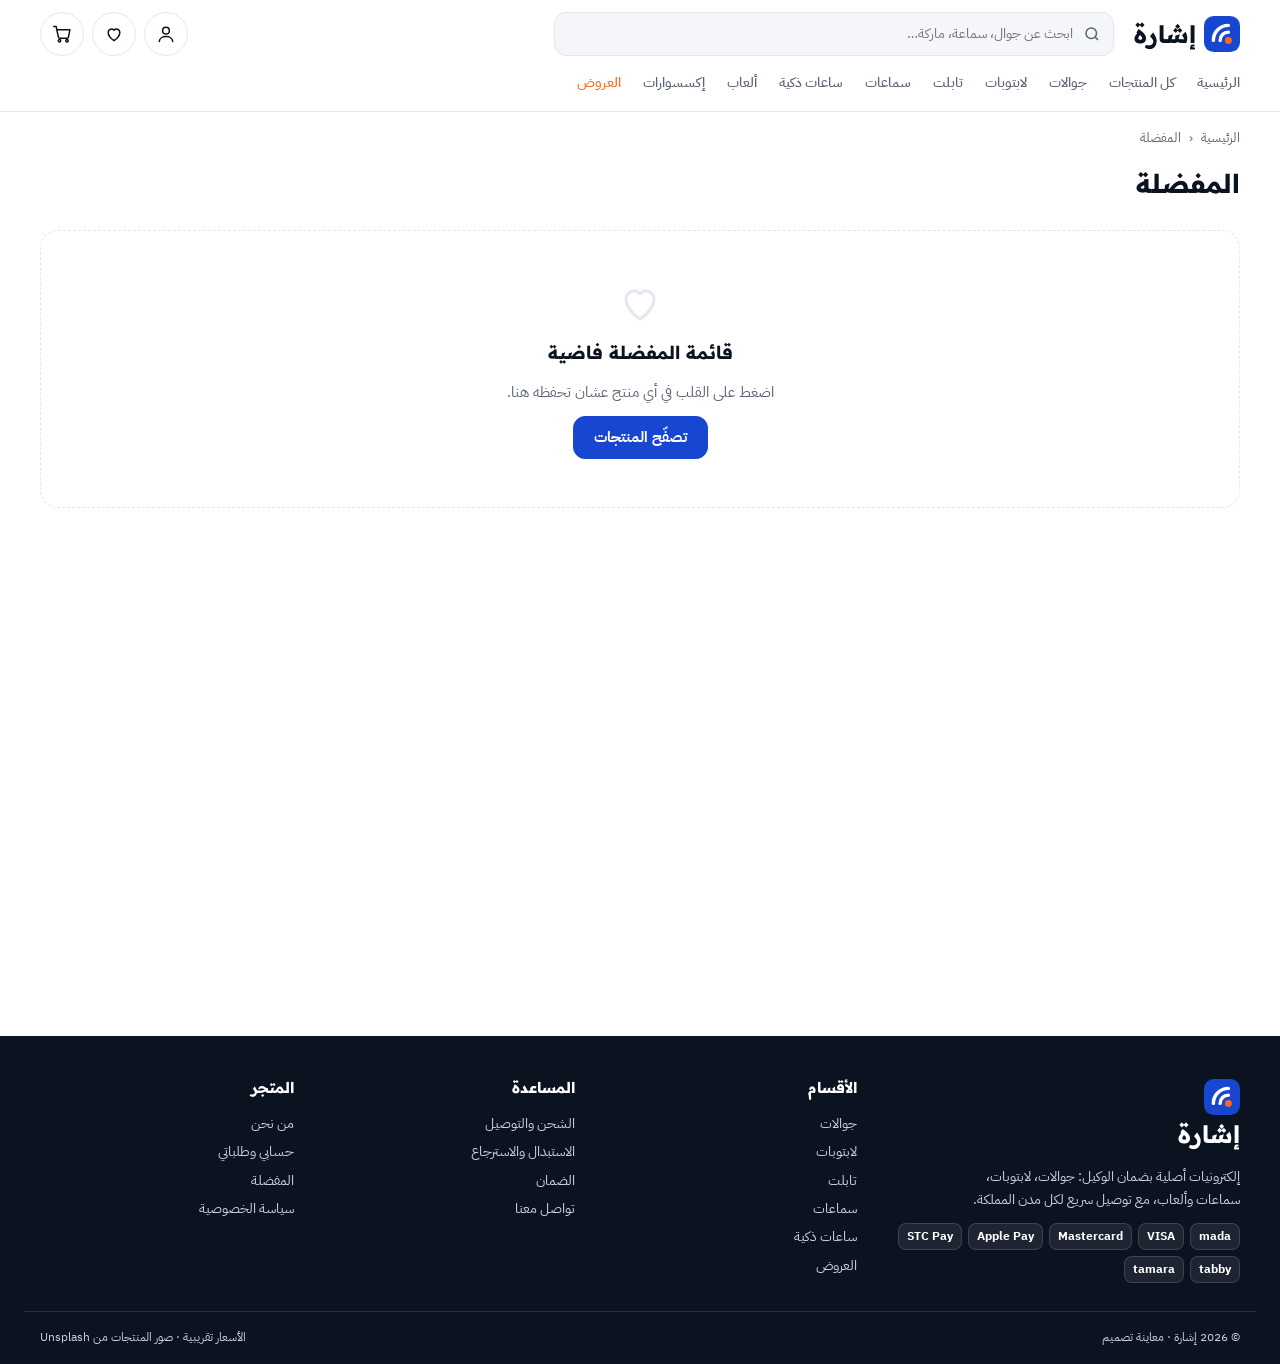
<file: wishlist.html>
<!doctype html>
<html lang="ar" dir="rtl"><head><meta charset="utf-8"><meta name="viewport" content="width=device-width,initial-scale=1,viewport-fit=cover">
<meta name="claude:viewport-fit-sides" content="cover">
<title>المفضلة | إشارة</title>
<meta name="description" content="المنتجات المفضلة لديك في متجر إشارة.">
<meta name="theme-color" content="#1746D1">
<link rel="icon" type="image/svg+xml" href="img/logo-mark.svg">
<link rel="preconnect" href="https://fonts.googleapis.com"><link rel="preconnect" href="https://fonts.gstatic.com" crossorigin>
<noscript><link rel="stylesheet" href="https://fonts.googleapis.com/css2?family=IBM+Plex+Sans+Arabic:wght@400;500;700&family=Readex+Pro:wght@600;700;800&display=swap"></noscript>
<style>:root{--color-primary:#1746D1; --shell-ink:#0B1220; --shell-bg:#FFFFFF; --shell-soft:#F4F6FA; --shell-line:#E3E7EF;--shell-muted:#5B6475; --shell-note:#FFF4E5; --shell-note-fg:#6B3D00; --shell-ok:#12A150; --shell-err:#C62828; --shell-sale:#FF6A1A;--f-body:"IBM Plex Sans Arabic",Tahoma,"Segoe UI",sans-serif; --f-display:"Readex Pro","IBM Plex Sans Arabic",Tahoma,sans-serif;color-scheme:light;}html,body{background:var(--shell-bg);color:var(--shell-ink)}body{margin:0;font-family:var(--f-body);font-size:15px;line-height:1.6;direction:rtl}h1,h2,h3,.ish-h,.ish-h-sm,.ish-slide__txt h2,.ish-story h2,.ish-banner__txt h3{font-family:var(--f-display)}a{color:inherit}img{max-width:100%}[hidden]{display:none!important}.gut{padding-left:max(16px,env(safe-area-inset-left,0px));padding-right:max(16px,env(safe-area-inset-right,0px))}.wrap{max-width:1200px;margin:0 auto}.num{font-variant-numeric:tabular-nums}button:focus-visible,a:focus-visible,input:focus-visible,select:focus-visible,textarea:focus-visible{outline:2px solid var(--color-primary);outline-offset:2px}.note{background:var(--shell-note);color:var(--shell-note-fg);font-size:13px;text-align:center;padding-block:7px}.top{position:sticky;top:env(safe-area-inset-top,0px);z-index:40;background:var(--shell-bg);border-bottom:1px solid var(--shell-line)}body::before{content:"";position:fixed;inset:0 0 auto;height:env(safe-area-inset-top,0px);z-index:50;background:var(--shell-bg)}.top__in{max-width:1200px;margin:0 auto;display:flex;align-items:center;gap:20px;padding-block:12px}.logo{font-family:var(--f-display);font-weight:800;font-size:24px;text-decoration:none;display:flex;align-items:center;gap:8px;flex:none}.logo__mark{width:36px;height:36px;flex:none;display:block}.search{position:relative;flex:1;min-width:0;max-width:560px;margin:0}.search input{width:100%;box-sizing:border-box;font:inherit;font-size:14px;border:1px solid var(--shell-line);background:var(--shell-soft);border-radius:12px;padding:10px 40px 10px 14px;color:var(--shell-ink)}.search input:focus{background:var(--shell-bg);border-color:var(--color-primary);outline:none}.search svg{position:absolute;right:13px;top:50%;transform:translateY(-50%);width:18px;height:18px;fill:none;stroke:var(--shell-muted);stroke-width:2;pointer-events:none}.sres{position:absolute;top:calc(100% + 6px);inset-inline:0;background:var(--shell-bg);border:1px solid var(--shell-line);border-radius:14px;box-shadow:0 20px 40px rgba(11,18,32,.14);padding:6px;z-index:60;max-height:min(420px,70vh);overflow:auto}.sres a{display:flex;align-items:center;gap:10px;padding:8px;border-radius:10px;text-decoration:none}.sres a:hover,.sres a.on{background:var(--shell-soft)}.sres img{width:44px;height:44px;border-radius:8px;object-fit:cover;flex:none}.sres span{flex:1;min-width:0;font-size:14px;overflow:hidden;text-overflow:ellipsis;white-space:nowrap}.sres b{font-size:13px;color:var(--color-primary);white-space:nowrap}.sres p{margin:0;padding:12px;color:var(--shell-muted);font-size:14px;text-align:center}.acts{display:flex;gap:8px;flex:none;margin-inline-start:auto}.ibtn{position:relative;width:42px;height:42px;border-radius:50%;border:1px solid var(--shell-line);display:grid;place-items:center;background:var(--shell-bg);text-decoration:none}.ibtn:hover{border-color:var(--color-primary);color:var(--color-primary)}.ibtn svg{width:20px;height:20px;fill:none;stroke:currentColor;stroke-width:1.8;stroke-linecap:round;stroke-linejoin:round}.bdg{position:absolute;top:-4px;left:-4px;min-width:20px;height:20px;border-radius:10px;background:var(--color-primary);color:#fff;font-size:11px;font-weight:700;display:grid;place-items:center;padding:0 5px;box-sizing:border-box}.bdg.zero{display:none}.nav{max-width:1200px;margin:0 auto;display:flex;gap:22px;overflow-x:auto;scrollbar-width:none;font-weight:500;font-size:14px;padding-block:0 10px}.nav::-webkit-scrollbar{display:none}.nav a{text-decoration:none;white-space:nowrap;color:var(--shell-muted);padding-block:4px;border-bottom:2px solid transparent}.nav a:hover,.nav a[aria-current]{color:var(--color-primary);border-bottom-color:var(--color-primary)}.nav .hot{color:var(--shell-sale)}main{display:block;min-height:50vh}.s-block{max-width:1200px;margin:0 auto;padding-block:40px 56px}.s-block h2,.ttl{font-size:26px;margin:0 0 6px;text-wrap:balance}.s-block > p{color:var(--shell-muted);margin:0 0 22px}.bhead{display:flex;justify-content:space-between;align-items:end;gap:12px;margin-bottom:18px;flex-wrap:wrap}.bhead a{color:var(--color-primary);font-weight:700;text-decoration:none;font-size:14px}.crumbs{max-width:1200px;margin:0 auto;padding-block:16px 0;font-size:13px;color:var(--shell-muted);display:flex;gap:8px;flex-wrap:wrap}.crumbs a{text-decoration:none}.crumbs a:hover{color:var(--color-primary)}.btn{display:inline-flex;align-items:center;justify-content:center;gap:8px;border:1.5px solid var(--color-primary);background:var(--color-primary);color:#fff;border-radius:12px;padding:11px 20px;font:inherit;font-weight:700;cursor:pointer;text-decoration:none;line-height:1.3}.btn:hover{filter:brightness(1.08)}.btn--ghost{background:var(--shell-bg);color:var(--color-primary)}.btn--ghost:hover{background:var(--color-primary);color:#fff;filter:none}.btn--dark{background:var(--shell-ink);border-color:var(--shell-ink)}.btn--block{width:100%;box-sizing:border-box}.btn[disabled]{opacity:.5;cursor:not-allowed}.linkbtn{border:0;background:none;color:var(--color-primary);font:inherit;font-size:13px;font-weight:700;cursor:pointer;padding:0}.box{border:1px solid var(--shell-line);border-radius:18px;padding:20px;background:var(--shell-bg)}.muted{color:var(--shell-muted)}.empty{border:1px dashed var(--shell-line);border-radius:18px;padding:48px 20px;text-align:center;color:var(--shell-muted);display:flex;flex-direction:column;gap:12px;align-items:center}.empty b{color:var(--shell-ink);font-size:18px;font-family:var(--f-display)}.empty svg{width:48px;height:48px;fill:none;stroke:var(--shell-line);stroke-width:1.5}.pill{display:inline-flex;align-items:center;gap:6px;border-radius:999px;padding:3px 10px;font-size:12px;font-weight:700;background:var(--shell-soft)}.pill--ok{background:#E7F6EE;color:#0B7A3B}.pill--sale{background:#FFEDE3;color:#B4400B}.tag{display:inline-block;border-radius:6px;padding:1px 7px;font-size:12px;font-weight:800;direction:ltr}.tag--tabby{background:#3BFFC1;color:#111}.tag--tamara{background:#FFE5D0;color:#111}.rgrid{display:grid;grid-template-columns:repeat(4,minmax(0,1fr));gap:18px}.rc{display:flex;flex-direction:column;border:1px solid var(--shell-line);border-radius:16px;overflow:hidden;background:var(--shell-bg);transition:box-shadow .2s}.rc:hover{box-shadow:0 14px 34px rgba(11,18,32,.08)}.rc .s-product-card-image{position:relative;aspect-ratio:1/1;max-width:100%;background:var(--shell-soft);overflow:hidden}.rc .s-product-card-image > a{display:block;width:100%;height:100%}.rc .s-product-card-image img{width:100%;height:100%;object-fit:cover;display:block;transition:transform .4s}.rc:hover .s-product-card-image img{transform:scale(1.04)}.rc .s-product-card-content{display:flex;flex-direction:column;gap:6px;padding:12px;flex:1;min-width:0}.rc-brand{font-size:11px;letter-spacing:.06em;text-transform:uppercase;color:var(--shell-muted);direction:ltr;text-align:right}.rc h3{font-family:var(--f-body);font-size:14px;font-weight:700;margin:0;line-height:1.5;min-height:42px}.rc h3 a{text-decoration:none;display:-webkit-box;-webkit-line-clamp:2;-webkit-box-orient:vertical;overflow:hidden}.rc h3 a:hover{color:var(--color-primary)}.rc-price{display:flex;gap:8px;align-items:baseline;flex-wrap:wrap;margin-top:auto;font-variant-numeric:tabular-nums}.rc-price b{color:var(--color-primary)}.rc-price s{font-size:12px;color:var(--shell-muted)}.rc-badge{position:absolute;top:10px;right:10px;background:var(--shell-sale);color:#fff;font-size:11px;font-weight:800;border-radius:7px;padding:2px 8px;z-index:2}.heart{position:absolute;top:8px;left:8px;z-index:2;width:36px;height:36px;border-radius:50%;border:0;background:rgba(255,255,255,.92);display:grid;place-items:center;cursor:pointer;box-shadow:0 4px 12px rgba(11,18,32,.12)}.heart svg{width:18px;height:18px;fill:none;stroke:var(--shell-ink);stroke-width:1.8}.heart[aria-pressed="true"] svg{fill:#E5304B;stroke:#E5304B}.rc-add{border:1.5px solid var(--color-primary);background:var(--shell-bg);color:var(--color-primary);border-radius:10px;padding:8px;font:inherit;font-weight:700;cursor:pointer}.rc-add:hover{background:var(--color-primary);color:#fff}.listing{max-width:1200px;margin:0 auto;display:grid;grid-template-columns:250px minmax(0,1fr);gap:28px;padding-block:20px 64px;align-items:start}.filters{position:sticky;top:calc(130px + env(safe-area-inset-top,0px));border:1px solid var(--shell-line);border-radius:18px;padding:18px;display:flex;flex-direction:column;gap:20px;background:var(--shell-bg)}.filters h2{font-size:17px;margin:0;display:flex;justify-content:space-between;align-items:center}.filters h3{font-size:13px;margin:0 0 8px;color:var(--shell-muted);font-family:var(--f-body);letter-spacing:.02em}.filters fieldset{border:0;margin:0;padding:0;display:flex;flex-direction:column;gap:6px}.chk{display:flex;align-items:center;gap:8px;font-size:14px;cursor:pointer}.chk input{accent-color:var(--color-primary);width:16px;height:16px;margin:0}.chk small{margin-inline-start:auto;color:var(--shell-muted);font-variant-numeric:tabular-nums}.range{width:100%;accent-color:var(--color-primary)}.rangev{display:flex;justify-content:space-between;font-size:12px;color:var(--shell-muted);font-variant-numeric:tabular-nums}.toolbar{display:flex;justify-content:space-between;align-items:center;gap:12px;flex-wrap:wrap;margin-bottom:16px}.toolbar b{font-size:15px}select,.inp{font:inherit;border:1px solid var(--shell-line);border-radius:10px;padding:9px 12px;background:var(--shell-bg);color:var(--shell-ink);box-sizing:border-box}.ftoggle{display:none}.lgrid{grid-template-columns:repeat(3,minmax(0,1fr))}.pp{max-width:1200px;margin:0 auto;display:grid;grid-template-columns:minmax(0,1fr) minmax(0,1fr);gap:40px;padding-block:20px 40px;align-items:start}.pp-gal{position:sticky;top:calc(130px + env(safe-area-inset-top,0px));display:flex;flex-direction:column;gap:12px}.pp-main{position:relative;aspect-ratio:1/1;max-width:100%;border-radius:22px;overflow:hidden;background:var(--shell-soft);cursor:zoom-in}.pp-main img{width:100%;height:100%;object-fit:cover;display:block;transition:transform .25s}.pp-main.zoom img{transform:scale(1.8)}.pp-info{display:flex;flex-direction:column;gap:16px;min-width:0}.pp-info h1{font-size:30px;line-height:1.35;margin:0;text-wrap:balance}.pp-meta{display:flex;gap:8px;flex-wrap:wrap;align-items:center;font-size:13px}.pp-price{display:flex;gap:12px;align-items:baseline;flex-wrap:wrap;font-variant-numeric:tabular-nums}.pp-price b{font-size:32px;color:var(--color-primary);font-family:var(--f-display)}.pp-price s{color:var(--shell-muted)}.pp-inst{display:flex;flex-direction:column;gap:6px;border:1px solid var(--shell-line);border-radius:14px;padding:12px 14px;font-size:14px}.pp-buy{display:flex;gap:10px;flex-wrap:wrap;align-items:stretch}.pp-buy .btn{flex:1;min-width:140px}.qty{display:inline-flex;align-items:center;border:1px solid var(--shell-line);border-radius:12px;overflow:hidden;flex:none}.qty button{width:40px;height:44px;border:0;background:var(--shell-bg);font:inherit;font-size:18px;cursor:pointer;color:var(--shell-ink)}.qty button:hover{background:var(--shell-soft)}.qty input{width:40px;text-align:center;border:0;font:inherit;font-weight:700;background:transparent;color:var(--shell-ink);-moz-appearance:textfield}.qty input::-webkit-inner-spin-button{display:none}.qty--sm button{width:32px;height:34px;font-size:16px}.qty--sm input{width:32px}.pp-heart{width:48px;flex:none;border:1px solid var(--shell-line);border-radius:12px;background:var(--shell-bg);display:grid;place-items:center;cursor:pointer}.pp-heart svg{width:22px;height:22px;fill:none;stroke:var(--shell-ink);stroke-width:1.8}.pp-heart[aria-pressed="true"] svg{fill:#E5304B;stroke:#E5304B}.pp-perks{display:grid;grid-template-columns:repeat(3,minmax(0,1fr));gap:8px}.pp-perks div{background:var(--shell-soft);border-radius:12px;padding:10px;font-size:12px;display:flex;flex-direction:column;gap:2px}.pp-perks b{font-size:13px}.pp-specs{margin:0;padding:0;list-style:none;display:flex;flex-direction:column;gap:6px}.pp-specs li{display:flex;gap:8px;font-size:14px}.pp-specs li::before{content:"";flex:none;width:6px;height:6px;border-radius:50%;background:var(--color-primary);margin-top:9px}.pp-table{width:100%;border-collapse:collapse;font-size:14px}.pp-table th,.pp-table td{text-align:right;padding:9px 0;border-bottom:1px solid var(--shell-line)}.pp-table th{color:var(--shell-muted);font-weight:500;width:40%}.pp-sticky{display:none}.cartgrid{max-width:1200px;margin:0 auto;display:grid;grid-template-columns:minmax(0,1fr) 360px;gap:28px;align-items:start;padding-block:20px 56px}.cline{display:grid;grid-template-columns:96px minmax(0,1fr) auto;gap:16px;align-items:center;padding:16px 0;border-bottom:1px solid var(--shell-line)}.cline:first-child{padding-top:0}.cline img{width:96px;height:96px;border-radius:14px;object-fit:cover;background:var(--shell-soft);display:block}.cline h3{font-family:var(--f-body);font-size:15px;margin:0 0 4px;line-height:1.5}.cline h3 a{text-decoration:none}.cline .r{display:flex;flex-direction:column;align-items:flex-end;gap:8px;font-variant-numeric:tabular-nums}.cline .r b{font-size:16px;white-space:nowrap}.rm{border:0;background:none;color:var(--shell-muted);font:inherit;font-size:13px;cursor:pointer;padding:0;text-decoration:underline}.rm:hover{color:var(--shell-err)}.sum{position:sticky;top:calc(130px + env(safe-area-inset-top,0px));display:flex;flex-direction:column;gap:12px}.sum h2{font-size:18px;margin:0}.sum .row{display:flex;justify-content:space-between;gap:12px;font-size:14px;font-variant-numeric:tabular-nums}.sum .row.save{color:var(--shell-ok)}.sum .tot{border-top:1px solid var(--shell-line);padding-top:12px;font-size:18px;font-weight:800}.ship-meter{display:flex;flex-direction:column;gap:6px;font-size:13px}.ship-meter i{display:block;height:6px;border-radius:3px;background:var(--shell-soft);overflow:hidden}.ship-meter i b{display:block;height:100%;background:var(--shell-ok);border-radius:3px}.coupon{display:flex;gap:8px}.coupon input{flex:1;min-width:0}.msg{font-size:13px}.msg.ok{color:var(--shell-ok)}.msg.err{color:var(--shell-err)}.co{max-width:1200px;margin:0 auto;display:grid;grid-template-columns:minmax(0,1fr) 380px;gap:28px;align-items:start;padding-block:20px 56px}.co form{display:flex;flex-direction:column;gap:18px}.co fieldset{border:1px solid var(--shell-line);border-radius:18px;padding:20px;margin:0;display:grid;grid-template-columns:1fr 1fr;gap:14px}.co legend{font-family:var(--f-display);font-weight:700;font-size:17px;padding:0 6px;display:flex;align-items:center;gap:8px}.co legend i{width:24px;height:24px;border-radius:50%;background:var(--shell-ink);color:#fff;font-style:normal;font-size:13px;display:grid;place-items:center}.fld{display:flex;flex-direction:column;gap:6px;font-size:14px;min-width:0}.fld.full{grid-column:1/-1}.fld label{font-weight:700;font-size:13px}.fld .inp,.fld select{width:100%}.fld .err{color:var(--shell-err);font-size:12px}.fld.bad .inp,.fld.bad select{border-color:var(--shell-err)}.opts{grid-column:1/-1;display:grid;grid-template-columns:1fr 1fr;gap:10px}.opt{display:flex;gap:10px;align-items:flex-start;border:1.5px solid var(--shell-line);border-radius:14px;padding:12px 14px;cursor:pointer;font-size:14px}.opt input{accent-color:var(--color-primary);margin:3px 0 0;flex:none}.opt span{display:flex;flex-direction:column;gap:2px;flex:1;min-width:0}.opt small{color:var(--shell-muted)}.opt em{font-style:normal;font-weight:800;white-space:nowrap;font-variant-numeric:tabular-nums}.opt:has(input:checked){border-color:var(--color-primary);background:#F3F6FE}.mini{display:flex;flex-direction:column;gap:10px;max-height:280px;overflow:auto}.mini div{display:flex;gap:10px;align-items:center;font-size:13px}.mini img{width:52px;height:52px;border-radius:10px;object-fit:cover;flex:none}.mini span{flex:1;min-width:0}.mini b{white-space:nowrap;font-variant-numeric:tabular-nums}.done{max-width:640px;margin:0 auto;padding-block:48px 64px;display:flex;flex-direction:column;gap:18px;align-items:center;text-align:center}.done .ok{width:72px;height:72px;border-radius:50%;background:#E7F6EE;display:grid;place-items:center}.done .ok svg{width:36px;height:36px;fill:none;stroke:var(--shell-ok);stroke-width:2.5}.done h1{margin:0;font-size:28px}.done .box{width:100%;box-sizing:border-box;text-align:right}.acc{max-width:1200px;margin:0 auto;display:grid;grid-template-columns:240px minmax(0,1fr);gap:28px;align-items:start;padding-block:20px 56px}.acc nav{display:flex;flex-direction:column;gap:4px}.acc nav a{padding:10px 14px;border-radius:12px;text-decoration:none;font-weight:500}.acc nav a[aria-current]{background:var(--shell-ink);color:#fff}.acc nav a:not([aria-current]):hover{background:var(--shell-soft)}.order{display:flex;flex-direction:column;gap:14px}.order + .order{margin-top:16px}.order header{display:flex;justify-content:space-between;gap:12px;flex-wrap:wrap;align-items:center}.order header b{font-size:16px}.thumbs{display:flex;gap:8px;flex-wrap:wrap}.thumbs img{width:56px;height:56px;border-radius:10px;object-fit:cover;background:var(--shell-soft)}.track{display:grid;grid-template-columns:repeat(4,minmax(0,1fr));gap:6px;font-size:12px;text-align:center}.track div{display:flex;flex-direction:column;gap:6px;color:var(--shell-muted)}.track div::before{content:"";height:6px;border-radius:3px;background:var(--shell-line)}.track div.on{color:var(--shell-ink);font-weight:700}.track div.on::before{background:var(--shell-ok)}.info{max-width:1200px;margin:0 auto;display:grid;grid-template-columns:240px minmax(0,1fr);gap:28px;align-items:start;padding-block:20px 56px}.prose{max-width:68ch;display:flex;flex-direction:column;gap:12px}.prose h1{margin:0;font-size:28px}.prose h2{margin:12px 0 0;font-size:18px}.prose p,.prose ul{margin:0}.prose ul{padding-inline-start:20px;display:flex;flex-direction:column;gap:4px}footer{background:var(--shell-ink);color:#C9D1E0;font-size:14px;margin-top:24px}.foot{max-width:1200px;margin:0 auto;display:grid;grid-template-columns:1.4fr 1fr 1fr 1fr;gap:28px;padding-block:40px 28px}.foot h4{color:#fff;margin:0 0 10px;font-size:15px;font-family:var(--f-display)}.foot a{display:block;text-decoration:none;padding-block:3px;color:#C9D1E0}.foot a:hover{color:#fff}.foot p{margin:0 0 12px;max-width:34ch}.pays{display:flex;gap:6px;flex-wrap:wrap}.pays span{background:rgba(255,255,255,.08);border:1px solid rgba(255,255,255,.14);border-radius:8px;padding:3px 8px;font-size:12px;font-weight:700;color:#fff;direction:ltr}.foot-b{max-width:1200px;margin:0 auto;border-top:1px solid rgba(255,255,255,.12);padding-block:16px;font-size:12px;display:flex;justify-content:space-between;gap:12px;flex-wrap:wrap}#toast{position:fixed;z-index:300;left:16px;right:16px;margin-inline:auto;width:fit-content;bottom:calc(90px + env(safe-area-inset-bottom,0px));background:var(--shell-ink);color:#fff;border-radius:14px;padding:10px 12px 10px 16px;font-size:14px;max-width:calc(100% - 32px);box-sizing:border-box;box-shadow:0 12px 30px rgba(11,18,32,.25);display:flex;gap:12px;align-items:center}#toast a{color:#fff;font-weight:800;white-space:nowrap;background:rgba(255,255,255,.14);border-radius:9px;padding:4px 10px;text-decoration:none}@media (max-width:1023px){.rgrid{grid-template-columns:repeat(3,minmax(0,1fr))}.listing{grid-template-columns:1fr}.filters{position:static;display:none}.filters.open{display:flex}.ftoggle{display:inline-flex;padding:8px 14px}.cartgrid,.co,.acc,.info{grid-template-columns:1fr}.sum{position:static}.foot{grid-template-columns:1fr 1fr}.pp{gap:24px}}@media (max-width:767px){.top__in{flex-wrap:wrap;gap:10px 12px;padding-block:10px}.logo{font-size:20px}.search{order:3;flex-basis:100%;max-width:none}.ibtn{width:38px;height:38px}.ibtn.acc-link{display:none}.rgrid,.lgrid{grid-template-columns:repeat(2,minmax(0,1fr));gap:10px}.s-block h2,.ttl{font-size:22px}.pp{grid-template-columns:1fr}.pp-gal{position:static}.pp-info h1{font-size:22px}.pp-price b{font-size:26px}.pp-sticky{display:flex;position:fixed;inset:auto 0 0;z-index:80;background:var(--shell-bg);border-top:1px solid var(--shell-line);gap:10px;align-items:center;padding-top:10px;padding-bottom:calc(10px + env(safe-area-inset-bottom,0px));box-shadow:0 -8px 24px rgba(11,18,32,.08)}.pp-sticky .btn{flex:1}.pp-sticky b{font-variant-numeric:tabular-nums;color:var(--color-primary)}body.has-sticky{padding-bottom:76px}body.has-sticky #toast{bottom:calc(90px + env(safe-area-inset-bottom,0px))}.cline{grid-template-columns:72px minmax(0,1fr);gap:12px}.cline img{width:72px;height:72px}.cline .r{grid-column:2;flex-direction:row;justify-content:space-between;align-items:center}.co fieldset{grid-template-columns:1fr;padding:16px}.opts{grid-template-columns:1fr}.track{font-size:11px}.foot{grid-template-columns:1fr}.pp-perks{grid-template-columns:1fr 1fr 1fr}}@media (prefers-reduced-motion:reduce){*{animation:none!important;transition:none!important;scroll-behavior:auto!important}}salla-products-list{display:grid}.laysw{max-width:1200px;margin:12px auto 0;display:flex;align-items:center;gap:6px;flex-wrap:wrap;font-size:13px;color:var(--shell-muted)}.laysw button{border:1px solid var(--shell-line);background:var(--shell-bg);color:inherit;font:inherit;font-weight:700;border-radius:999px;padding:5px 14px;cursor:pointer}.laysw button[aria-pressed="true"]{background:var(--color-primary);border-color:var(--color-primary);color:#fff}.container--product-details{max-width:1200px;margin-inline:auto}salla-slider,salla-installment{display:block}.pp-gal salla-slider{display:flex;flex-direction:column;gap:12px}.pp-thumbs{display:flex;gap:10px}.pp-thumbs button{width:72px;aspect-ratio:1/1;max-width:100%;border:2px solid transparent;border-radius:12px;padding:0;overflow:hidden;background:var(--shell-soft);cursor:pointer;opacity:.7}.pp-thumbs button[aria-current]{border-color:var(--color-primary);opacity:1}.pp-thumbs img{width:100%;height:100%;object-fit:cover;display:block}.product-form{display:flex;flex-direction:column;gap:14px}.pp-opts{border:1px solid var(--shell-line);border-radius:14px;padding:12px 14px;margin:0;display:flex;flex-direction:column;gap:8px}.pp-opts legend{font-weight:700;padding:0 6px}.pp-opts label{display:flex;align-items:center;gap:10px;border:1.5px solid var(--shell-line);border-radius:12px;padding:10px 12px;cursor:pointer;font-size:14px}.pp-opts label:has(input:checked){border-color:var(--color-primary);background:color-mix(in srgb,var(--color-primary) 6%,transparent)}.pp-opts input{accent-color:var(--color-primary);margin:0}.pp-opts span{flex:1}.pp-opts b{font-size:13px;font-variant-numeric:tabular-nums;color:var(--shell-muted)}.pp-total{display:flex;justify-content:space-between;align-items:baseline;background:var(--shell-soft);border-radius:12px;padding:10px 14px}.pp-total h2{margin:0;font-size:22px;color:var(--color-primary);font-variant-numeric:tabular-nums}.pp-desc-t{font-size:17px;margin:0 0 10px}.ish-pdp-story .pp-desc-t{display:none}.ish-pdp-story .product__description.box{background:transparent;border:0}.pp-main[hidden]{display:none}.app-inner>main{min-height:100vh}:root{--ish-primary: var(--color-primary, #1746D1);--ish-ink:#0B1220; --ish-ink2:#121B30; --ish-cyan:#00C2FF; --ish-orange:#FF6A1A;--ish-cloud:#F4F6FA; --ish-line:#E3E7EF; --ish-muted:#5B6475; --ish-text:#0B1220;--ish-success:#12A150; --ish-star:#FFB020; --ish-radius:22px;}.ish *,.ish-modal *,.ish-tray *,.ish-mbar *{box-sizing:border-box}.ish{font-family:inherit;color:var(--ish-text);direction:rtl;position:relative}.ish-wrap{max-width:1200px;margin:0 auto;padding:0 16px}.ish-sec{padding:48px 0}.ish-h{font-size:28px;line-height:1.3;font-weight:800;margin:0}.ish-h-sm{font-size:20px;font-weight:800;margin:0}.ish-eyebrow{font-size:12px;font-weight:800;color:var(--ish-primary)}.ish-muted{color:var(--ish-muted)}.ish-head{display:flex;align-items:flex-end;justify-content:space-between;gap:16px;margin-bottom:22px;flex-wrap:wrap}.ish-head>div{display:flex;flex-direction:column;gap:4px}.ish-btn{display:inline-flex;align-items:center;justify-content:center;gap:8px;border:0;cursor:pointer;background:var(--ish-primary);color:#fff;font:inherit;font-weight:700;font-size:14px;border-radius:12px;padding:11px 18px;transition:filter .2s,transform .2s;text-decoration:none}.ish-btn:hover{filter:brightness(1.1)}.ish-btn:active{transform:scale(.98)}.ish-btn--light{background:#fff;color:var(--ish-ink)}.ish-btn--ghost{background:transparent;color:inherit;border:1.5px solid currentColor}.ish-btn--outline{background:#fff;color:var(--ish-primary);border:1.5px solid var(--ish-primary)}.ish-btn[disabled]{opacity:.45;cursor:not-allowed}.ish-loading{opacity:.6;pointer-events:none}.ish button{font:inherit;cursor:pointer}.ish-grid4{display:grid;grid-template-columns:repeat(4,1fr);gap:20px}.ish-grid3{display:grid;grid-template-columns:repeat(3,1fr);gap:18px}.ish-card{background:#fff;border:1px solid var(--ish-line);border-radius:20px;padding:10px;display:flex;flex-direction:column;gap:8px;position:relative;color:var(--ish-text);transition:box-shadow .25s,transform .25s}.ish-card:hover{box-shadow:0 20px 40px rgba(11,18,32,.10);transform:translateY(-3px)}.ish-card__img{display:block;aspect-ratio:1/1;border-radius:14px;overflow:hidden;background:var(--ish-cloud)}.ish-card__img img{width:100%;height:100%;object-fit:cover;transition:transform .4s}.ish-card:hover .ish-card__img img{transform:scale(1.05)}.ish-card__name{font-weight:700;line-height:1.5;color:inherit;text-decoration:none;display:-webkit-box;-webkit-line-clamp:2;-webkit-box-orient:vertical;overflow:hidden;min-height:42px}.ish-badge{position:absolute;top:18px;right:18px;background:var(--ish-orange);color:#fff;font-weight:800;font-size:11px;border-radius:7px;padding:3px 8px}.ish-price{display:flex;align-items:baseline;gap:8px;margin-top:auto;flex-wrap:wrap}.ish-price b{font-size:18px;color:var(--ish-primary);font-weight:800}.ish-price s{font-size:12px;color:var(--ish-muted)}.ish-card .ish-btn{width:100%}.ish-flash{background:var(--ish-ink);color:#fff;overflow:hidden;isolation:isolate}.ish-flash::before{content:"";position:absolute;inset:0;z-index:-1;background:rgba(6,9,16,.66)}.ish-flash .ish-eyebrow{color:#FF9E66}.ish-cd{display:flex;gap:8px}.ish-cd span{background:rgba(255,255,255,.08);border:1px solid rgba(255,255,255,.15);border-radius:14px;min-width:62px;padding:8px 6px;text-align:center;font-size:24px;font-weight:900;font-variant-numeric:tabular-nums;line-height:1.1}.ish-cd small{display:block;font-size:10px;font-weight:500;opacity:.7}.ish-stock{display:flex;flex-direction:column;gap:4px;font-size:11px;color:var(--ish-muted)}.ish-stock i{display:block;height:6px;border-radius:3px;background:#FBE3D6;overflow:hidden}.ish-stock i b{display:block;height:100%;background:linear-gradient(90deg,#FF9E33,var(--ish-orange))}.ish-stock strong{color:var(--ish-orange)}.ish-setup{display:grid;grid-template-columns:1fr 340px;gap:22px}.ish-scene{position:relative;min-height:520px;border-radius:28px;overflow:hidden;background:#0B1220;isolation:isolate}.ish-scene>img.ish-scene__bg{position:absolute;inset:0;width:100%;height:100%;object-fit:cover;z-index:-1}.ish-pin{position:absolute;padding:0;line-height:1;width:34px;height:34px;margin:-17px 0 0 -17px;border-radius:50%;background:#fff;color:var(--ish-primary);display:grid;place-items:center;font-weight:900;font-size:18px;border:0;box-shadow:0 0 0 6px rgba(255,255,255,.22);z-index:3;cursor:pointer}.ish-pin::after{content:"";position:absolute;inset:-6px;border-radius:50%;border:2px solid #fff;animation:ish-ping 2s infinite}@keyframes ish-ping{to{transform:scale(1.8);opacity:0}}.ish-pin[aria-pressed="true"]{background:var(--ish-orange);color:#fff}.ish-pop{position:absolute;z-index:4;background:#fff;color:var(--ish-text);border-radius:16px;padding:10px;display:none;gap:10px;align-items:center;width:280px;box-shadow:0 20px 50px rgba(0,0,0,.4)}.ish-pop.on{display:flex}.ish-pop img{width:62px;height:62px;border-radius:12px;object-fit:cover;flex:none}.ish-list{display:flex;flex-direction:column;gap:10px}.ish-row{display:flex;gap:12px;align-items:center;background:#fff;border:1px solid var(--ish-line);border-radius:16px;padding:8px;cursor:pointer;transition:border-color .2s,box-shadow .2s}.ish-row.on{border-color:var(--ish-primary);box-shadow:0 0 0 3px rgba(23,70,209,.15)}.ish-row img{width:64px;height:64px;border-radius:12px;object-fit:cover;flex:none}.ish-row__mid{flex:1;min-width:0;display:flex;flex-direction:column}.ish-row__mid span{font-weight:700;white-space:nowrap;overflow:hidden;text-overflow:ellipsis}.ish-row__mid b{color:var(--ish-primary)}.ish-plus{width:40px;height:40px;border-radius:12px;background:var(--ish-primary);color:#fff;display:grid;place-items:center;flex:none;border:0;cursor:pointer}.ish-total{background:var(--ish-ink);color:#fff;border-radius:18px;padding:16px;display:flex;justify-content:space-between;align-items:center;gap:10px;margin-top:auto}.ish-quiz{display:grid;grid-template-columns:360px 1fr;gap:26px;background:var(--ish-cloud);border-radius:28px;padding:26px;min-height:420px}.ish-qside{background:var(--ish-ink);color:#fff;border-radius:22px;padding:26px;display:flex;flex-direction:column;gap:16px;position:relative;overflow:hidden;isolation:isolate}.ish-qside::before{content:"";position:absolute;width:240px;height:240px;border-radius:50%;background:var(--ish-primary);filter:blur(60px);opacity:.7;left:-80px;bottom:-80px;z-index:-1}.ish-pill{display:inline-flex;align-self:flex-start;border-radius:999px;padding:4px 12px;font-size:12px;font-weight:700;background:rgba(0,194,255,.18);color:var(--ish-cyan)}.ish-steps{display:flex;gap:6px}.ish-steps i{flex:1;height:4px;border-radius:2px;background:rgba(255,255,255,.2)}.ish-steps i.on{background:var(--ish-cyan)}.ish-qsum{list-style:none;margin:0;padding:0;display:flex;flex-direction:column;gap:10px}.ish-qsum li{display:flex;justify-content:space-between;gap:10px}.ish-qsum b{color:var(--ish-cyan)}.ish-opts{display:grid;grid-template-columns:repeat(3,1fr);gap:14px}.ish-opt{background:#fff;border:2px solid var(--ish-line);border-radius:20px;padding:18px 12px;display:flex;flex-direction:column;align-items:center;gap:10px;font-weight:800;color:var(--ish-text);transition:border-color .2s,transform .2s,box-shadow .2s}.ish-opt:hover{border-color:var(--ish-primary);transform:translateY(-3px);box-shadow:0 14px 30px rgba(23,70,209,.12)}.ish-opt img{width:84px;height:84px;border-radius:16px;object-fit:cover}.ish-opt .ish-ico{width:64px;height:64px;border-radius:18px;background:rgba(23,70,209,.08);color:var(--ish-primary);display:grid;place-items:center;font-size:26px;font-weight:900}.ish-opt small{font-weight:500;color:var(--ish-muted)}.ish-cmpwrap{border:1px solid var(--ish-line);border-radius:22px;overflow:auto;background:#fff}.ish-cmp{width:100%;border-collapse:collapse;table-layout:fixed;min-width:640px}.ish-cmp td{padding:12px 16px;border-bottom:1px solid var(--ish-line);text-align:center;vertical-align:middle}.ish-cmp td:first-child{text-align:right;color:var(--ish-muted);font-weight:600;width:170px;background:var(--ish-cloud)}.ish-cmp tr:last-child td{border-bottom:0}.ish-cmp select{font:inherit;border:1.5px solid var(--ish-line);border-radius:10px;padding:8px;width:100%;font-weight:700;background:#fff;color:var(--ish-text)}.ish-cmp img{width:120px;height:120px;object-fit:cover;border-radius:14px;margin:10px auto 6px;display:block}.ish-cmp td.best{background:rgba(18,161,80,.08);color:var(--ish-success);font-weight:800}.ish-fbt{display:grid;grid-template-columns:1fr 300px;gap:24px;align-items:center;border:1px solid var(--ish-line);border-radius:24px;padding:22px;background:#fff}.ish-fbt__items{display:flex;gap:10px;align-items:stretch}.ish-fbt__plus{align-self:center;font-size:24px;color:var(--ish-muted)}.ish-fbt__it{flex:1;min-width:0;display:flex;flex-direction:column;gap:6px;border:2px solid var(--ish-line);border-radius:18px;padding:10px;position:relative;cursor:pointer;opacity:.55;transition:opacity .2s,border-color .2s}.ish-fbt__it.on{opacity:1;border-color:var(--ish-primary)}.ish-fbt__it img{width:100%;aspect-ratio:1/1;object-fit:cover;border-radius:12px}.ish-fbt__it input{position:absolute;top:16px;right:16px;width:18px;height:18px;accent-color:var(--ish-primary)}.ish-fbt__it span{font-size:12px;font-weight:700;line-height:1.4;display:-webkit-box;-webkit-line-clamp:2;-webkit-box-orient:vertical;overflow:hidden}.ish-fbt__it b{color:var(--ish-primary);margin-top:auto}.ish-sum{background:var(--ish-cloud);border-radius:18px;padding:18px;display:flex;flex-direction:column;gap:10px}.ish-sum .r{display:flex;justify-content:space-between}.ish-calc{display:grid;grid-template-columns:1fr 1fr;gap:22px}.ish-panel{border:1px solid var(--ish-line);border-radius:22px;padding:22px;display:flex;flex-direction:column;gap:14px;background:#fff}.ish-plans{display:grid;grid-template-columns:repeat(4,1fr);gap:10px}.ish-plans button,.ish-conds button{border:1.5px solid var(--ish-line);border-radius:14px;padding:12px 6px;display:flex;flex-direction:column;align-items:center;gap:4px;font-weight:800;background:#fff;color:var(--ish-text)}.ish-plans button small,.ish-conds button small{font-weight:600;color:var(--ish-muted);font-size:11px}.ish-plans button[aria-pressed="true"],.ish-conds button[aria-pressed="true"]{border-color:var(--ish-primary);color:var(--ish-primary);background:rgba(23,70,209,.05)}.ish-tag{border-radius:6px;padding:2px 8px;font-weight:800;font-size:12px;direction:ltr;color:#0B1220}.ish-tag--tabby{background:#3BFFC1}.ish-tag--tamara{background:#F7C8B4}.ish-sched{display:flex;gap:6px}.ish-sched div{flex:1;background:var(--ish-cloud);border-radius:12px;padding:10px 6px;text-align:center;font-size:11px;color:var(--ish-muted)}.ish-sched b{display:block;font-size:14px;color:var(--ish-text)}.ish-conds{display:flex;gap:8px}.ish-conds button{flex:1}.ish-select{font:inherit;border:1.5px solid var(--ish-line);border-radius:12px;padding:11px 12px;font-weight:600;background:#fff;width:100%;color:var(--ish-text)}.ish-chk{display:flex;align-items:center;gap:10px;cursor:pointer}.ish-chk input{width:18px;height:18px;accent-color:var(--ish-primary)}.ish-trade{background:var(--ish-ink);color:#fff;border-radius:18px;padding:16px;display:flex;justify-content:space-between;align-items:center;gap:10px}.ish-trade b{display:block;font-size:20px}.ish-faq-search{display:flex;gap:10px;align-items:center;border:1.5px solid var(--ish-line);border-radius:14px;padding:12px 16px;background:#fff}.ish-faq-search:focus-within{border-color:var(--ish-primary)}.ish-faq-search input{border:0;outline:0;flex:1;font:inherit;background:transparent}.ish-faq details{border-bottom:1px solid var(--ish-line);padding:15px 0}.ish-faq summary{font-weight:700;cursor:pointer;display:flex;justify-content:space-between;list-style:none}.ish-faq summary::-webkit-details-marker{display:none}.ish-faq summary::after{content:"+";color:var(--ish-primary);font-size:20px;line-height:1}.ish-faq details[open] summary::after{content:"−"}.ish-faq p{color:var(--ish-muted);margin:8px 0 0}.ish-faq mark{background:rgba(255,176,32,.35);color:inherit;border-radius:3px}.ish-qv{position:absolute;bottom:10px;left:50%;transform:translate(-50%,8px);opacity:0;z-index:5;background:rgba(11,18,32,.88);color:#fff;border:0;border-radius:999px;padding:6px 14px;font:inherit;font-size:12px;font-weight:700;white-space:nowrap;cursor:pointer;transition:.25s}custom-salla-product-card:hover .ish-qv,.ish-qv:focus-visible{opacity:1;transform:translate(-50%,0)}@media (hover:none){.ish-qv{opacity:1;transform:translate(-50%,0)}}.ish-cmpchk{display:flex;align-items:center;gap:8px;font-size:12px;color:var(--ish-muted);cursor:pointer;margin:6px 0 0;padding:0 4px}.ish-cmpchk input{width:16px;height:16px;accent-color:var(--ish-primary)}.ish-tray{position:fixed;bottom:20px;left:50%;transform:translateX(-50%);z-index:9990;background:var(--ish-ink);color:#fff;border-radius:18px;padding:12px 16px;display:none;align-items:center;gap:14px;box-shadow:0 20px 50px rgba(11,18,32,.4);direction:rtl;font-family:inherit;max-width:calc(100% - 24px)}.ish-tray.on{display:flex}.ish-slot{position:relative;width:52px;height:52px;border-radius:12px;background:rgba(255,255,255,.08);border:1px dashed rgba(255,255,255,.25);overflow:visible;flex:none}.ish-slot img{width:100%;height:100%;object-fit:cover;border-radius:12px}.ish-slot button{position:absolute;top:-6px;left:-6px;width:20px;height:20px;border-radius:50%;background:var(--ish-orange);color:#fff;border:0;font-size:12px;line-height:1;cursor:pointer}.ish-modal{position:fixed;inset:0;z-index:9999;background:rgba(5,7,12,.6);backdrop-filter:blur(6px);display:none;align-items:center;justify-content:center;padding:16px;direction:rtl;font-family:inherit}.ish-modal.on{display:flex}.ish-modal__box{background:#fff;color:var(--ish-text);border-radius:24px;max-width:980px;width:100%;max-height:90vh;overflow:auto;position:relative;padding:26px;box-shadow:0 40px 100px rgba(0,0,0,.4)}.ish-modal__x{position:absolute;top:12px;left:12px;width:40px;height:40px;border-radius:50%;background:var(--ish-cloud);border:0;font-size:22px;cursor:pointer;z-index:2}.ish-qvgrid{display:grid;grid-template-columns:1fr 1fr;gap:26px;align-items:center}.ish-qvgrid>img{width:100%;aspect-ratio:1/1;object-fit:cover;border-radius:20px;background:var(--ish-cloud)}.ish-qvgrid .ish-desc{color:var(--ish-muted);font-size:14px;display:-webkit-box;-webkit-line-clamp:4;-webkit-box-orient:vertical;overflow:hidden}.ish-mbar{display:none}@media (max-width:767px){.ish-mbar{display:grid;position:fixed;bottom:0;inset-inline:0;z-index:9980;grid-template-columns:repeat(5,1fr);background:rgba(255,255,255,.96);backdrop-filter:blur(10px);border-top:1px solid var(--ish-line);padding:8px 4px calc(8px + env(safe-area-inset-bottom));direction:rtl;font-family:inherit}.ish-mbar a{display:flex;flex-direction:column;align-items:center;gap:2px;font-size:10px;color:var(--ish-muted);text-decoration:none;position:relative}.ish-mbar a.on{color:var(--ish-primary);font-weight:700}.ish-mbar svg{width:22px;height:22px}.ish-mbar .ish-cnt{position:absolute;top:-4px;left:calc(50% - 22px);background:var(--ish-orange);color:#fff;border-radius:999px;font-size:10px;min-width:16px;height:16px;display:grid;place-items:center;padding:0 4px}body.ish-has-mbar{padding-bottom:64px}body.ish-has-mbar .ish-tray{bottom:84px}}@media (max-width:1023px){.ish-grid4{grid-template-columns:repeat(2,1fr)}.ish-setup,.ish-quiz,.ish-fbt,.ish-calc{grid-template-columns:1fr}.ish-scene{min-height:420px}}@media (max-width:767px){.ish-sec{padding:28px 0}.ish-h{font-size:22px}.ish-grid4{display:flex;overflow-x:auto;gap:12px;scroll-snap-type:x mandatory;padding-bottom:6px}.ish-grid4>.ish-card{flex:0 0 62%;scroll-snap-align:start}.ish-grid3{grid-template-columns:repeat(2,1fr);gap:10px}.ish-cd span{min-width:44px;font-size:17px;padding:5px 4px}.ish-opts{grid-template-columns:repeat(2,1fr)}.ish-quiz{padding:14px}.ish-scene{min-height:340px}.ish-pop{width:240px}.ish-fbt__items{overflow-x:auto}.ish-fbt__it{flex:0 0 42%}.ish-plans{grid-template-columns:repeat(2,1fr)}.ish-qvgrid{grid-template-columns:1fr}.ish-tray{gap:8px;padding:10px}.ish-tray .ish-tray__txt{display:none}}@media (prefers-reduced-motion:reduce){.ish *,.ish-pin::after{animation:none!important;transition:none!important}}.ish-mbar [hidden]{display:none!important}.ish-scene--grid{display:grid;grid-template-columns:1.35fr 1fr 1fr;grid-template-rows:1fr 1fr;gap:14px;padding:18px;min-height:540px}.ish-scene--grid .ish-tile{position:relative;border-radius:20px;overflow:hidden;background:#fff;box-shadow:0 20px 44px rgba(0,0,0,.4);min-height:0;transition:transform .35s}.ish-scene--grid .ish-tile:first-child{grid-row:1 / span 2}.ish-scene--grid.ish-n1,.ish-scene--grid.ish-n2{grid-template-columns:repeat(2,1fr);grid-template-rows:1fr}.ish-scene--grid.ish-n1 .ish-tile:first-child,.ish-scene--grid.ish-n2 .ish-tile:first-child{grid-row:auto}.ish-scene--grid.ish-n3{grid-template-columns:1.35fr 1fr}.ish-scene--grid.ish-n4 .ish-tile:nth-child(4){grid-column:span 2}.ish-scene--grid .ish-tile:hover{transform:translateY(-4px)}.ish-scene--grid .ish-tile img{position:absolute;inset:0;width:100%;height:100%;object-fit:cover;object-position:center top}.ish-scene--grid .ish-pin{left:50%;top:58%}@media (max-width:767px){.ish-scene--grid{grid-template-columns:1fr 1fr;grid-template-rows:none;grid-auto-rows:190px;min-height:0;padding:12px;gap:10px}.ish-scene--grid .ish-tile:first-child{grid-row:auto;grid-column:1 / -1}.ish-scene--grid.ish-n4 .ish-tile:nth-child(4){grid-column:auto}}.ish-pill{display:inline-block;align-self:flex-start;font-size:12px;font-weight:800;border-radius:999px;padding:5px 12px;background:rgba(255,255,255,.14);color:#fff}.ish-more{color:var(--ish-primary);font-weight:700;text-decoration:none;font-size:14px}.ish-lead{opacity:.75;margin:-10px 0 22px}.ish-hero{padding:20px 0 8px}.ish-slider{position:relative;height:440px;border-radius:28px;overflow:hidden;background:var(--ish-ink)}.ish-slide{position:absolute;inset:0;display:grid;grid-template-columns:1fr;align-items:center;gap:20px;padding:40px 56px;color:#fff;opacity:0;visibility:hidden;transition:opacity .7s,visibility .7s;isolation:isolate}.ish-slide::before{content:"";position:absolute;inset:0;z-index:-1;background:rgba(6,9,16,.55)}.ish-slide.on{opacity:1;visibility:visible}.ish-slide__txt{display:flex;flex-direction:column;gap:14px;max-width:520px}.ish-slide__txt h2{font-size:44px;line-height:1.2;font-weight:900;margin:0;color:#fff}.ish-slide__txt p{font-size:17px;opacity:.8;margin:0}.ish-slide__txt .ish-btn{align-self:flex-start;padding:13px 26px;text-decoration:none}.ish-slide__img{height:100%;display:flex;align-items:center;justify-content:center}.ish-slide__img img{height:100%;max-height:380px;width:auto;max-width:100%;aspect-ratio:3/4;object-fit:cover;object-position:top;border-radius:22px;box-shadow:0 30px 70px rgba(0,0,0,.45);transform:rotate(-2deg)}.ish-slide.on .ish-slide__img img{animation:ish-rise .9s both}.ish-slide__img--full{position:absolute;inset:0;z-index:-2}.ish-slide__img--full img{width:100%;height:100%;max-height:none;aspect-ratio:auto;border-radius:0;transform:none;box-shadow:none}@keyframes ish-rise{from{opacity:0;transform:translateY(24px) rotate(-2deg)}}.ish-dots{position:absolute;bottom:20px;inset-inline-start:56px;display:flex;gap:8px;z-index:2}.ish-dots button{width:10px;height:10px;border-radius:5px;border:0;padding:0;background:rgba(255,255,255,.4);transition:width .3s}.ish-dots button[aria-current]{width:30px;background:#fff}.ish-cats{padding:36px 0 12px}.ish-catrow{display:flex;gap:18px;overflow-x:auto;scrollbar-width:none;padding:4px 2px 8px}.ish-catrow::-webkit-scrollbar{display:none}.ish-cat{flex:0 0 auto;width:112px;display:flex;flex-direction:column;align-items:center;gap:10px;text-decoration:none;color:var(--ish-text);font-weight:700;font-size:14px;text-align:center}.ish-cat__img{width:96px;height:96px;border-radius:50%;overflow:hidden;display:grid;place-items:center;background:rgba(23,70,209,.08);border:2px solid var(--ish-line);transition:border-color .2s,transform .2s}.ish-cat__img img{width:100%;height:100%;object-fit:cover}.ish-cat__img b{font-size:34px;font-weight:900;color:var(--ish-primary)}.ish-cat:hover .ish-cat__img{border-color:var(--ish-primary);transform:translateY(-3px)}.ish-feats{padding:32px 0 40px}.ish-featrow{display:grid;grid-template-columns:repeat(3,1fr);gap:16px}.ish-feat{display:flex;align-items:center;gap:14px;background:var(--ish-cloud);border-radius:18px;padding:18px 20px}.ish-feat__ico{width:52px;height:52px;flex:none;border-radius:14px;background:#fff;display:grid;place-items:center;font-size:24px;box-shadow:0 6px 16px rgba(11,18,32,.06)}.ish-feat b{display:block;font-size:16px}.ish-feat small{color:var(--ish-muted)}.ish-rowwrap{position:relative}.ish-row-scroll{display:grid;grid-auto-flow:column;grid-auto-columns:calc((100% - 60px)/4);gap:20px;overflow-x:auto;scroll-snap-type:x mandatory;scrollbar-width:none;padding:4px 2px 10px}.ish-row-scroll::-webkit-scrollbar{display:none}.ish-row-scroll>*{scroll-snap-align:start}.ish-arrow{position:absolute;top:40%;z-index:2;width:44px;height:44px;border-radius:50%;border:1px solid var(--ish-line);background:#fff;color:var(--ish-text);font-size:24px;line-height:1;display:grid;place-items:center;box-shadow:0 8px 20px rgba(11,18,32,.12);padding:0}.ish-arrow--prev{right:-18px}.ish-arrow--next{left:-18px}.ish-banners{padding:16px 0 36px}.ish-bannergrid{display:grid;grid-template-columns:1fr 1fr;gap:20px}.ish-banner{position:relative;display:flex;align-items:center;justify-content:space-between;gap:16px;min-height:230px;border-radius:24px;overflow:hidden;padding:28px 32px;color:#fff;text-decoration:none;isolation:isolate}.ish-banner::before{content:"";position:absolute;inset:0;z-index:-1;background:rgba(6,9,16,.5)}.ish-banner__txt{display:flex;flex-direction:column;gap:8px;max-width:60%;position:relative;z-index:1}.ish-banner__txt h3{font-size:26px;font-weight:900;margin:0;color:#fff}.ish-banner__txt p{margin:0;opacity:.9}.ish-banner__txt .ish-btn{align-self:flex-start;margin-top:6px}.ish-banner__img{position:absolute;inset-inline-end:0;top:0;bottom:0;width:42%;z-index:0}.ish-banner__img img{width:100%;height:100%;object-fit:cover;object-position:top;-webkit-mask-image:linear-gradient(to left,#000 55%,transparent);mask-image:linear-gradient(to left,#000 55%,transparent)}.ish-banner:hover .ish-banner__img img{transform:scale(1.04);transition:transform .5s}.ish-banner--wide{min-height:260px;padding:36px 48px}.ish-banner--wide .ish-banner__txt h3{font-size:32px}.ish-banner--wide .ish-banner__img{width:36%}.ish-widebanner{padding:24px 0}.ish-tabs-sec{background:var(--ish-cloud)}.ish-tabs{display:flex;gap:6px;background:#fff;border-radius:999px;padding:5px;border:1px solid var(--ish-line)}.ish-tabs button{border:0;background:transparent;border-radius:999px;padding:9px 18px;font-weight:700;color:var(--ish-muted)}.ish-tabs button[aria-selected="true"]{background:var(--ish-ink);color:#fff}.ish-dark{background:#05070c;color:#fff;overflow:hidden;isolation:isolate}.ish-dark::before{content:"";position:absolute;inset:0;z-index:-1;background:rgba(5,7,12,.8)}.ish-dark .ish-eyebrow{color:#FF9E66}.ish-dark .ish-more{color:var(--ish-cyan)}.ish-yt{position:relative;display:block;width:100%;aspect-ratio:16/9;border:0;border-radius:24px;overflow:hidden;background:#000 center/cover no-repeat;padding:0}.ish-yt span{position:absolute;inset:0;margin:auto;width:84px;height:84px;border-radius:50%;background:var(--ish-primary);color:#fff;font-size:30px;display:grid;place-items:center;box-shadow:0 0 0 12px rgba(255,255,255,.2)}.ish-yt iframe{position:absolute;inset:0;width:100%;height:100%;border:0}.ish-story{background:var(--ish-ink);color:#fff;text-align:center;padding:90px 0;overflow:hidden;isolation:isolate}.ish-story::before{content:"";position:absolute;inset:0;z-index:-1;background:rgba(8,13,26,.68)}.ish-story__in{display:flex;flex-direction:column;align-items:center;gap:16px}.ish-story__in .ish-pill{align-self:center;color:var(--ish-cyan)}.ish-story h2{font-size:42px;font-weight:900;margin:0;max-width:18ch;color:#fff}.ish-story p{font-size:18px;opacity:.75;max-width:52ch;margin:0}.ish-stats{display:flex;gap:44px;margin:8px 0}.ish-stats b{display:block;font-size:30px;font-weight:900;direction:ltr}.ish-stats span{opacity:.6}.ish-story .ish-btn--ghost{color:#fff;background:transparent;box-shadow:inset 0 0 0 1.5px #fff;text-decoration:none;padding:12px 26px}.ish-brandrow{display:grid;grid-template-columns:repeat(auto-fill,minmax(130px,1fr));gap:14px}.ish-brandrow>*{height:86px;border:1px solid var(--ish-line);border-radius:18px;display:grid;place-items:center;background:#fff;color:var(--ish-text);text-decoration:none;padding:12px;transition:border-color .2s}.ish-brandrow>*:hover{border-color:var(--ish-primary)}.ish-brandrow img{max-width:100%;max-height:48px;object-fit:contain;filter:grayscale(1);opacity:.75;transition:filter .2s,opacity .2s}.ish-brandrow>*:hover img{filter:none;opacity:1}.ish-brandrow b{font-size:18px;font-weight:900;letter-spacing:.5px}.ish-reviews .ish-row-scroll{grid-auto-columns:calc((100% - 40px)/3)}.ish-rev{margin:0;background:#fff;border:1px solid var(--ish-line);border-radius:20px;padding:22px;display:flex;flex-direction:column;gap:14px}.ish-stars{color:var(--ish-star);font-size:16px;letter-spacing:2px}.ish-stars i{color:var(--ish-line);font-style:normal}.ish-rev blockquote{margin:0;line-height:1.8;flex:1}.ish-rev figcaption{display:flex;align-items:center;gap:10px}.ish-rev figcaption small{display:block;color:var(--ish-muted)}.ish-avatar{width:42px;height:42px;border-radius:50%;background:var(--ish-primary);color:#fff;display:grid;place-items:center;font-weight:900}@media (max-width:1023px){.ish-row-scroll{grid-auto-columns:calc((100% - 40px)/3)}.ish-slide{padding:32px}.ish-slide__txt h2{font-size:34px}}@media (max-width:767px){.ish-slider{height:190px;min-height:0;border-radius:20px}.ish-slide{grid-template-columns:1fr;padding:16px 18px 26px;gap:0;align-items:center}.ish-slide__txt{gap:8px}.ish-slide__txt h2{font-size:21px;line-height:1.25}.ish-slide__txt p{display:none}.ish-slide__txt .ish-btn{padding:8px 16px;font-size:13px}.ish-slide .ish-pill{padding:3px 10px;font-size:11px}.ish-slide__img img{max-height:250px}.ish-dots{inset-inline-start:18px;bottom:12px}.ish-cat{width:84px;font-size:12px}.ish-cat__img{width:76px;height:76px}.ish-featrow{grid-template-columns:repeat(3,minmax(0,1fr));gap:8px}.ish-feat{flex-direction:column;justify-content:flex-start;text-align:center;gap:8px;padding:12px 6px;border-radius:14px}.ish-feat__ico{width:40px;height:40px;border-radius:12px;font-size:19px}.ish-feat b{font-size:13px;line-height:1.3}.ish-feat small{display:block;font-size:11px;line-height:1.35}.ish-row-scroll,.ish-reviews .ish-row-scroll{grid-auto-columns:72%;gap:12px}.ish-arrow{display:none}.ish-bannergrid{grid-template-columns:1fr}.ish-banner,.ish-banner--wide{min-height:200px;padding:22px}.ish-banner__txt{max-width:62%}.ish-banner__txt h3,.ish-banner--wide .ish-banner__txt h3{font-size:21px}.ish-tabs{width:100%;overflow-x:auto}.ish-tabs button{white-space:nowrap;padding:8px 14px}.ish-story{padding:60px 0}.ish-story h2{font-size:30px}.ish-stats{gap:22px;flex-wrap:wrap;justify-content:center}}.ish-head>.ish-tabs{flex-direction:row}.ish-coll{padding:20px 0 6px}.ish-coll__band{position:relative;display:grid;grid-template-columns:1.2fr 1fr;align-items:center;gap:24px;min-height:260px;border-radius:26px;overflow:hidden;padding:34px 40px;color:#fff;background:var(--ish-ink);isolation:isolate}.ish-coll__band::before{content:"";position:absolute;inset:0;z-index:-1;background:rgba(8,13,26,.66)}.ish-coll__txt{display:flex;flex-direction:column;gap:10px;min-width:0}.ish-coll__txt .ish-pill{color:var(--ish-cyan)}.ish-coll__txt h1{font-size:40px;line-height:1.2;font-weight:900;margin:0;color:#fff;text-wrap:balance}.ish-coll__txt p{margin:0;opacity:.75;max-width:46ch}.ish-coll__stats{display:flex;gap:10px;flex-wrap:wrap;margin:8px 0 0}.ish-coll__stats div{background:rgba(255,255,255,.08);border:1px solid rgba(255,255,255,.14);border-radius:14px;padding:8px 14px;display:flex;flex-direction:column-reverse}.ish-coll__stats dt{font-size:11px;opacity:.7}.ish-coll__stats dd{margin:0;font-size:18px;font-weight:800;font-variant-numeric:tabular-nums}.ish-coll__pics{position:relative;height:220px}.ish-coll__pics span{position:absolute;width:44%;aspect-ratio:3/4;border-radius:18px;overflow:hidden;background:#fff;box-shadow:0 24px 50px rgba(0,0,0,.45)}.ish-coll__pics img{width:100%;height:100%;object-fit:cover}.ish-coll__pics span:nth-child(1){inset-inline-start:28%;top:-8%;z-index:2;transform:rotate(-2deg)}.ish-coll__pics span:nth-child(2){inset-inline-start:0;top:14%;width:36%;transform:rotate(-7deg)}.ish-coll__pics span:nth-child(3){inset-inline-end:0;top:16%;width:36%;transform:rotate(6deg)}.ish-coll__pics.ish-n1 span:nth-child(1){inset-inline-start:28%}.ish-coll__chips{display:flex;gap:8px;overflow-x:auto;scrollbar-width:none;padding:14px 2px 4px}.ish-coll__chips::-webkit-scrollbar{display:none}.ish-coll__chips a{flex:none;text-decoration:none;color:var(--ish-text);border:1px solid var(--ish-line);background:#fff;border-radius:999px;padding:8px 16px;font-weight:700;font-size:14px;transition:border-color .2s,color .2s}.ish-coll__chips a:hover{border-color:var(--ish-primary);color:var(--ish-primary)}.ish-coll__chips a[aria-current]{background:var(--ish-ink);border-color:var(--ish-ink);color:#fff}@media (max-width:767px){.ish-coll__band{grid-template-columns:1fr;padding:24px 20px;min-height:0;gap:12px}.ish-coll__txt h1{font-size:28px}.ish-coll__pics{display:none}.ish-coll__stats dd{font-size:16px}}.ish-setup>*,.ish-quiz>*,.ish-fbt>*,.ish-calc>*,.ish-scene--grid>*,.ish-row__mid{min-width:0}.ish-card .ish-heart{position:absolute;top:16px;left:16px;z-index:2}.ish-heart{width:36px;height:36px;border-radius:50%;border:0;background:rgba(255,255,255,.94);display:grid;place-items:center;cursor:pointer;box-shadow:0 4px 12px rgba(11,18,32,.12);padding:0}.ish-heart svg{width:18px;height:18px;fill:none;stroke:var(--ish-ink);stroke-width:1.8}.ish-heart[aria-pressed="true"] svg{fill:#E5304B;stroke:#E5304B}.ish-heart:disabled{opacity:.6}.ish-freeship{padding:16px 0 0}.ish-meter{display:flex;flex-direction:column;gap:8px;background:var(--ish-cloud);border-radius:16px;padding:14px 18px;font-size:14px}.ish-meter b{font-variant-numeric:tabular-nums}.ish-meter i{display:block;height:8px;border-radius:4px;background:#fff;overflow:hidden}.ish-meter i b{display:block;height:100%;border-radius:4px;background:var(--ish-primary);transition:width .4s}.ish-meter.is-done{color:var(--ish-success);font-weight:700}.ish-meter.is-done i b{background:var(--ish-success)}.ish-sticky{position:fixed;inset:auto 0 0;z-index:90;background:#fff;border-top:1px solid var(--ish-line);box-shadow:0 -10px 30px rgba(11,18,32,.08);padding-bottom:env(safe-area-inset-bottom,0px)}.ish-sticky__in{max-width:1200px;margin:0 auto;display:flex;align-items:center;gap:12px;padding:10px max(16px,env(safe-area-inset-left,0px)) 10px max(16px,env(safe-area-inset-right,0px))}.ish-sticky img{width:48px;height:48px;border-radius:10px;object-fit:cover;flex:none;background:var(--ish-cloud)}.ish-sticky__txt{flex:1;min-width:0;display:flex;flex-direction:column;line-height:1.4}.ish-sticky__txt span{font-size:14px;font-weight:700;white-space:nowrap;overflow:hidden;text-overflow:ellipsis}.ish-sticky__txt b{color:var(--ish-primary);font-variant-numeric:tabular-nums}.ish-sticky .ish-btn{flex:none;min-width:150px}body.ish-has-sticky{padding-bottom:72px}.ish-top{position:fixed;z-index:85;left:max(16px,env(safe-area-inset-left,0px));bottom:calc(24px + env(safe-area-inset-bottom,0px));width:44px;height:44px;border-radius:50%;border:1px solid var(--ish-line);background:#fff;display:grid;place-items:center;cursor:pointer;box-shadow:0 8px 20px rgba(11,18,32,.12);padding:0}.ish-top svg{width:20px;height:20px;fill:none;stroke:var(--ish-ink);stroke-width:2;stroke-linecap:round;stroke-linejoin:round}body.ish-has-mbar .ish-top{bottom:calc(84px + env(safe-area-inset-bottom,0px))}body.ish-has-sticky .ish-top{bottom:calc(88px + env(safe-area-inset-bottom,0px))}@media (max-width:767px){.ish-sticky__txt span{display:none}.ish-sticky .ish-btn{flex:1;min-width:0}}.ish-show{padding:24px 0 8px}.ish-show__head{display:flex;justify-content:space-between;align-items:flex-end;gap:24px;flex-wrap:wrap;padding-bottom:20px;border-bottom:2px solid var(--ish-ink)}.ish-show__title{display:flex;flex-direction:column;gap:6px;min-width:0;max-width:640px}.ish-show__title h1{margin:0;font-size:52px;line-height:1.1;font-weight:900;color:var(--ish-ink);text-wrap:balance}.ish-show__title p{margin:0;color:var(--ish-muted);font-size:16px}.ish-show__facts{display:flex;margin:0;border:1px solid var(--ish-line);border-radius:16px;overflow:hidden;background:#fff}.ish-show__facts div{display:flex;flex-direction:column;gap:2px;padding:12px 20px;min-width:0}.ish-show__facts div+div{border-inline-start:1px solid var(--ish-line)}.ish-show__facts dd{margin:0;font-size:22px;font-weight:800;color:var(--ish-ink);font-variant-numeric:tabular-nums;white-space:nowrap}.ish-show__facts dt{font-size:12px;color:var(--ish-muted)}.ish-show__tabs{display:flex;gap:4px;overflow-x:auto;scrollbar-width:none;margin-top:4px}.ish-show__tabs::-webkit-scrollbar{display:none}.ish-show__tabs a{flex:none;text-decoration:none;color:var(--ish-muted);font-weight:700;font-size:15px;padding:12px 14px;border-bottom:3px solid transparent;transition:color .2s,border-color .2s}.ish-show__tabs a:hover{color:var(--ish-ink)}.ish-show__tabs a[aria-current]{color:var(--ish-primary);border-bottom-color:var(--ish-primary)}.ish-show__picks{margin-top:28px}.ish-show__bento{display:grid;grid-template-columns:1.25fr 1fr;grid-template-rows:auto auto;gap:16px}.ish-spot{position:relative;display:grid;grid-template-columns:44% minmax(0,1fr);align-items:center;gap:16px;background:var(--ish-cloud);border-radius:var(--ish-radius);padding:14px;color:var(--ish-text);min-width:0}.ish-spot--big{grid-row:span 2;grid-template-columns:1fr;align-content:start;padding:18px;background:#EEF2FC}.ish-spot__img{display:block;aspect-ratio:1/1;max-width:100%;border-radius:16px;overflow:hidden;background:#fff}.ish-spot--big{grid-template-rows:minmax(0,1fr) auto}.ish-spot--big .ish-spot__img{position:relative;aspect-ratio:auto;height:100%;min-height:240px}.ish-spot--big .ish-spot__img img{position:absolute;inset:0}.ish-spot__img img{width:100%;height:100%;object-fit:cover;transition:transform .4s}.ish-spot:hover .ish-spot__img img{transform:scale(1.04)}.ish-spot__txt{display:flex;flex-direction:column;gap:8px;min-width:0;align-items:flex-start}.ish-spot__label{font-size:12px;font-weight:800;color:var(--ish-orange)}.ish-spot__name{font-weight:800;font-size:16px;line-height:1.45;color:var(--ish-ink);text-decoration:none;display:-webkit-box;-webkit-line-clamp:2;-webkit-box-orient:vertical;overflow:hidden}.ish-spot--big .ish-spot__name{font-size:22px}.ish-spot__name:hover{color:var(--ish-primary)}.ish-spot--big .ish-price b{font-size:22px}.ish-spot .ish-heart{position:absolute;top:22px;left:auto;inset-inline-start:22px;z-index:2}.ish-btn--ghost{background:#fff;color:var(--ish-primary);box-shadow:inset 0 0 0 1.5px var(--ish-primary)}.ish-viewbar{display:flex;align-items:center;justify-content:flex-end;gap:10px;margin:0 0 14px;font-size:13px;color:var(--ish-muted)}.ish-viewbar [role=group]{display:flex;background:var(--ish-cloud);border-radius:12px;padding:3px}.ish-viewbar button{display:inline-flex;align-items:center;gap:6px;border:0;background:transparent;font:inherit;font-weight:700;color:var(--ish-muted);border-radius:9px;padding:7px 12px;cursor:pointer}.ish-viewbar button svg{width:16px;height:16px;fill:none;stroke:currentColor;stroke-width:1.8}.ish-viewbar button[aria-pressed="true"]{background:#fff;color:var(--ish-ink);box-shadow:0 2px 6px rgba(11,18,32,.08)}.ish-layout-showroom custom-salla-product-card{border:0!important;background:var(--ish-cloud)!important;border-radius:20px!important;overflow:hidden}.ish-layout-showroom custom-salla-product-card .s-product-card-image{background:#fff;border-radius:16px;margin:8px;overflow:hidden}.ish-view-list salla-products-list,.ish-view-list .s-products-list-wrapper{grid-template-columns:repeat(2,minmax(0,1fr))!important}.ish-view-list custom-salla-product-card{flex-direction:row!important;align-items:stretch}.ish-view-list custom-salla-product-card .s-product-card-image{flex:0 0 40%;width:40%;aspect-ratio:1/1;height:auto}.ish-view-list custom-salla-product-card .s-product-card-content{flex:1;min-width:0;justify-content:center}.ish-show__tiles.ish-cols3{grid-template-columns:repeat(3,minmax(0,1fr))}.ish-show__more{padding:40px 0 24px}.ish-show__tiles{display:grid;grid-template-columns:repeat(4,minmax(0,1fr));gap:14px}.ish-ctile{position:relative;display:flex;align-items:flex-end;aspect-ratio:16/10;max-width:100%;border-radius:18px;overflow:hidden;background:var(--ish-ink);color:#fff;text-decoration:none;isolation:isolate}.ish-ctile img{position:absolute;inset:0;width:100%;height:100%;object-fit:cover;z-index:-2;transition:transform .4s}.ish-ctile::after{content:"";position:absolute;inset:0;z-index:-1;background:linear-gradient(to top,rgba(11,18,32,.8),rgba(11,18,32,.05) 60%)}.ish-ctile i{position:absolute;inset:0;display:grid;place-items:center;font-style:normal;font-size:48px;font-weight:900;color:rgba(255,255,255,.18);z-index:-1;background:var(--ish-ink)}.ish-ctile span{padding:14px 16px;font-weight:800;font-size:16px}.ish-ctile:hover img{transform:scale(1.05)}@media (max-width:991px){.ish-show__title h1{font-size:40px}.ish-show__tiles{grid-template-columns:repeat(3,minmax(0,1fr))}}@media (max-width:767px){.ish-show{padding-top:16px}.ish-show__head{gap:14px}.ish-show__title h1{font-size:32px}.ish-show__facts{width:100%}.ish-show__facts div{flex:1;padding:10px 12px}.ish-show__facts dd{font-size:16px}.ish-show__bento{grid-template-columns:1fr}.ish-spot--big{grid-row:auto}.ish-spot{grid-template-columns:38% minmax(0,1fr);gap:12px}.ish-spot--big{grid-template-columns:1fr;grid-template-rows:auto}.ish-spot--big .ish-spot__img{aspect-ratio:4/3;height:auto;min-height:0}.ish-spot__name{font-size:14px}.ish-spot--big .ish-spot__name{font-size:18px}.ish-view-list salla-products-list,.ish-view-list .s-products-list-wrapper{grid-template-columns:1fr!important}.ish-show__tiles,.ish-show__tiles.ish-cols3{grid-template-columns:repeat(2,minmax(0,1fr));gap:10px}.ish-ctile span{font-size:14px;padding:10px 12px}}html.ish-noscroll{overflow:hidden}.ish-drawer{position:fixed;inset:0;z-index:100000}.ish-drawer__bg{position:absolute;inset:0;background:rgba(11,18,32,.5);opacity:0;transition:opacity .25s}.ish-drawer__panel{position:absolute;top:0;bottom:0;inset-inline-end:0;width:min(420px,100%);background:#fff;color:var(--ish-text);display:flex;flex-direction:column;box-shadow:0 0 40px rgba(11,18,32,.2);transform:translateX(-100%);transition:transform .25s ease;padding-top:env(safe-area-inset-top,0px)}[dir=ltr] .ish-drawer__panel{transform:translateX(100%)}.ish-drawer.on .ish-drawer__bg{opacity:1}.ish-drawer.on .ish-drawer__panel{transform:none}.ish-drawer__head{display:flex;align-items:center;justify-content:space-between;gap:12px;padding:16px 20px;border-bottom:1px solid var(--ish-line)}.ish-drawer__head h2{margin:0;font-size:18px;font-weight:800}.ish-drawer__head h2 span{color:var(--ish-muted);font-weight:700;font-size:15px}.ish-drawer__x{width:40px;height:40px;border:0;border-radius:50%;background:var(--ish-cloud);font-size:24px;line-height:1;cursor:pointer;color:var(--ish-ink)}.ish-drawer__body{flex:1;overflow-y:auto;padding:16px 20px;display:flex;flex-direction:column;gap:14px;overscroll-behavior:contain}.ish-drawer__list{list-style:none;margin:0;padding:0;display:flex;flex-direction:column}.ish-dline{display:flex;gap:12px;padding:14px 0;border-bottom:1px solid var(--ish-line)}.ish-dline:last-child{border-bottom:0}.ish-dline__img{flex:none;width:76px;height:76px;border-radius:12px;overflow:hidden;background:var(--ish-cloud)}.ish-dline__img img{width:100%;height:100%;object-fit:cover}.ish-dline__mid{flex:1;min-width:0;display:flex;flex-direction:column;gap:4px}.ish-dline__name{font-weight:700;font-size:14px;line-height:1.5;color:var(--ish-ink);text-decoration:none;display:-webkit-box;-webkit-line-clamp:2;-webkit-box-orient:vertical;overflow:hidden}.ish-dline__name:hover{color:var(--ish-primary)}.ish-dline__mid>b{color:var(--ish-primary);font-variant-numeric:tabular-nums}.ish-dline__row{display:flex;align-items:center;justify-content:space-between;gap:8px;margin-top:2px}.ish-qty{display:inline-flex;align-items:center;border:1px solid var(--ish-line);border-radius:10px;overflow:hidden}.ish-qty button{width:34px;height:32px;border:0;background:#fff;font:inherit;font-size:18px;cursor:pointer;color:var(--ish-ink)}.ish-qty button:hover{background:var(--ish-cloud)}.ish-qty span{min-width:28px;text-align:center;font-weight:700;font-variant-numeric:tabular-nums}.ish-dline__del{width:34px;height:34px;border:0;border-radius:10px;background:transparent;cursor:pointer;display:grid;place-items:center;color:var(--ish-muted)}.ish-dline__del:hover{background:#FDECEE;color:#D92D20}.ish-dline__del svg{width:18px;height:18px;fill:none;stroke:currentColor;stroke-width:1.8;stroke-linecap:round;stroke-linejoin:round}.ish-drawer.is-busy .ish-drawer__body{opacity:.6;pointer-events:none}.ish-drawer__foot{background:#fff;color:var(--ish-text);border-top:1px solid var(--ish-line);padding:16px 20px calc(16px + env(safe-area-inset-bottom,0px));display:flex;flex-direction:column;gap:10px}.ish-drawer__sum{display:flex;justify-content:space-between;align-items:baseline;font-size:16px}.ish-drawer__sum b{font-size:20px;font-variant-numeric:tabular-nums}.ish-drawer__foot small{color:var(--ish-muted);font-size:12px;margin-top:-6px}.ish-drawer__foot .ish-btn{width:100%;padding:14px}.ish-drawer__link{text-align:center;font-weight:700;font-size:14px;color:var(--ish-primary);text-decoration:none;padding:4px}.ish-drawer__link:hover{text-decoration:underline}.ish-drawer__note{margin:0;color:var(--ish-muted)}.ish-drawer__empty{flex:1;display:flex;flex-direction:column;align-items:center;justify-content:center;gap:8px;text-align:center;color:var(--ish-muted);padding:40px 0}.ish-drawer__empty svg{width:56px;height:56px;fill:none;stroke:var(--ish-line);stroke-width:1.5}.ish-drawer__empty b{color:var(--ish-ink);font-size:17px}.ish-drawer__empty .ish-btn{margin-top:8px}.ish-drawer__load{height:120px;border-radius:14px;background:linear-gradient(90deg,var(--ish-cloud),#fff,var(--ish-cloud));background-size:200% 100%;animation:ish-shine 1.2s linear infinite}@keyframes ish-shine{to{background-position:-200% 0}}@media (prefers-reduced-motion:reduce){.ish-drawer__panel,.ish-drawer__bg{transition:none}.ish-drawer__load{animation:none}}.ish-pdp-head{display:grid;grid-template-columns:minmax(0,1fr) auto;gap:8px 32px;align-items:end;padding:8px 0 24px;margin-bottom:28px;border-bottom:1px solid var(--ish-line)}.ish-pdp-head__main{display:flex;flex-direction:column;gap:8px;min-width:0}.ish-pdp-head__main .product-brand{margin:0!important;width:auto!important;max-width:120px}.ish-pdp-head__main h1{font-size:40px!important;line-height:1.2!important;font-weight:900!important;margin:0!important;color:var(--ish-ink)!important;text-wrap:balance}.ish-pdp-head__main .product-entry__sub-title{margin:0!important;font-size:16px!important}.ish-pdp-head__price{display:flex;flex-direction:column;align-items:flex-end;gap:4px;text-align:end}.ish-pdp-head__price [data-testid="store-product-price"]{font-size:28px}.ish-pdp-head__price [data-testid="store-product-price"] p,.ish-pdp-head__price [data-testid="store-product-price"] b{font-size:30px!important;font-weight:900!important}.ish-pdp-perks{grid-column:1/-1;list-style:none;margin:12px 0 0;padding:0;display:flex;flex-wrap:wrap;gap:8px}.ish-pdp-perks li{display:flex;align-items:baseline;gap:6px;background:var(--ish-cloud);border-radius:999px;padding:7px 14px;font-size:13px}.ish-pdp-perks li span{color:var(--ish-muted)}.ish-pdp-studio .ish-pdp{display:grid!important;grid-template-columns:minmax(0,7fr) minmax(0,5fr);gap:24px 40px;align-items:start}.ish-pdp-studio .ish-pdp>.sidebar{grid-column:1;grid-row:1;width:auto!important;margin:0!important;position:static!important;overflow:visible!important}.ish-pdp-studio .ish-pdp>.main-content{grid-column:2;grid-row:1/span 2;width:auto!important;position:sticky!important;top:96px;overflow:visible!important;background:#fff;border:1px solid var(--ish-line);border-radius:24px;padding:22px;box-shadow:0 24px 50px rgba(11,18,32,.07)}.ish-pdp-studio .ish-pdp>.ish-pdp-story{grid-column:1;grid-row:2;min-width:0}.ish-pdp-buyt{font-weight:800;font-size:17px;margin-bottom:12px;color:var(--ish-ink)}.ish-pdp-story{background:var(--ish-cloud);border-radius:24px;padding:24px 28px}.ish-pdp-story .product__description{padding:0!important;margin:0!important;font-size:15px;line-height:1.9}.ish-pdp-story .ish-h-sm{margin:0 0 10px}.ish-gal-ready>salla-slider,.ish-gal-ready>.details-slider{position:absolute!important;width:1px!important;height:1px!important;overflow:hidden!important;clip:rect(0 0 0 0);clip-path:inset(50%);white-space:nowrap}.ish-gal{display:grid;grid-template-columns:84px minmax(0,1fr);gap:14px;align-items:start}.ish-gal--one{grid-template-columns:minmax(0,1fr)}.ish-gal__stage{grid-column:2;grid-row:1;position:relative;min-width:0}.ish-gal--one .ish-gal__stage{grid-column:1}.ish-gal__track{display:flex;overflow-x:auto;scroll-snap-type:x mandatory;scrollbar-width:none;border-radius:24px;background:var(--ish-cloud);outline-offset:3px}.ish-gal__track::-webkit-scrollbar{display:none}.ish-gal__slide{flex:0 0 100%;scroll-snap-align:center;aspect-ratio:1/1;max-width:100%;border:0;padding:0;margin:0;background:transparent;cursor:zoom-in;display:block}.ish-gal__slide img{width:100%;height:100%;object-fit:cover;display:block}.ish-gal__count{position:absolute;bottom:16px;inset-inline-start:16px;background:rgba(11,18,32,.75);color:#fff;border-radius:999px;padding:4px 12px;font-size:13px;font-variant-numeric:tabular-nums}.ish-gal__hint{position:absolute;bottom:16px;inset-inline-end:16px;background:rgba(255,255,255,.92);color:var(--ish-ink);border-radius:999px;padding:4px 12px;font-size:12px;font-weight:700;pointer-events:none}.ish-gal .ish-heart{position:absolute;top:16px;inset-inline-start:16px;left:auto;z-index:2}.ish-gal__thumbs{grid-column:1;grid-row:1;display:flex;flex-direction:column;gap:10px}.ish-gal__thumbs button{width:84px;aspect-ratio:1/1;max-width:100%;border:2px solid transparent;border-radius:14px;padding:0;overflow:hidden;background:var(--ish-cloud);cursor:pointer;opacity:.65;transition:opacity .2s,border-color .2s}.ish-gal__thumbs button:hover{opacity:1}.ish-gal__thumbs button[aria-current]{opacity:1;border-color:var(--ish-primary)}.ish-gal__thumbs img{width:100%;height:100%;object-fit:cover;display:block}.ish-viewer{position:fixed;inset:0;z-index:100001;background:rgba(11,18,32,.94);display:flex;align-items:center;justify-content:center;padding:max(56px,env(safe-area-inset-top,0px)) max(16px,env(safe-area-inset-right,0px)) max(56px,env(safe-area-inset-bottom,0px)) max(16px,env(safe-area-inset-left,0px))}.ish-viewer img{max-width:min(100%,900px);max-height:100%;object-fit:contain;border-radius:16px;background:#fff}.ish-viewer__x{position:absolute;top:calc(12px + env(safe-area-inset-top,0px));inset-inline-end:16px;width:44px;height:44px;border-radius:50%;border:0;background:rgba(255,255,255,.12);color:#fff;font-size:26px;cursor:pointer}.ish-viewer__nav{position:absolute;top:50%;transform:translateY(-50%);width:48px;height:48px;border-radius:50%;border:0;background:rgba(255,255,255,.14);color:#fff;font-size:28px;cursor:pointer}.ish-viewer__prev{inset-inline-start:16px}.ish-viewer__next{inset-inline-end:16px}.ish-viewer__n{position:absolute;bottom:calc(16px + env(safe-area-inset-bottom,0px));left:50%;transform:translateX(-50%);color:#fff;font-size:14px;font-variant-numeric:tabular-nums}@media (max-width:991px){.ish-pdp-studio .ish-pdp{grid-template-columns:minmax(0,1fr) minmax(0,1fr);gap:20px 24px}.ish-pdp-head__main h1{font-size:32px!important}}@media (max-width:767px){.ish-pdp-head{grid-template-columns:minmax(0,1fr);gap:10px;margin-bottom:16px;padding-bottom:16px}.ish-pdp-head__main h1{font-size:26px!important}.ish-pdp-head__price{align-items:flex-start;text-align:start}.ish-pdp-perks{margin-top:4px}.ish-pdp-perks li{padding:6px 12px;font-size:12px}.ish-pdp-studio .ish-pdp{grid-template-columns:minmax(0,1fr);gap:16px}.ish-pdp-studio .ish-pdp>.sidebar,.ish-pdp-studio .ish-pdp>.main-content,.ish-pdp-studio .ish-pdp>.ish-pdp-story{grid-column:1;grid-row:auto;position:static!important}.ish-pdp-studio .ish-pdp>.main-content{padding:16px;border-radius:20px}.ish-pdp-story{padding:18px;border-radius:20px}.ish-gal{grid-template-columns:minmax(0,1fr)}.ish-gal__stage{grid-column:1}.ish-gal__thumbs{grid-row:2;flex-direction:row;overflow-x:auto;scrollbar-width:none}.ish-gal__thumbs button{flex:none;width:64px}.ish-gal__track{border-radius:18px}.ish-viewer__nav{top:auto;bottom:calc(8px + env(safe-area-inset-bottom,0px));transform:none}}.ish-photo{background-color:var(--ish-ink);background-size:cover;background-position:center;background-repeat:no-repeat}</style>
</head>
<body class="customer-wishlist" data-page="wishlist">
<header class="top">
  <div class="top__in gut">
    <a class="logo" href="index.html" aria-label="إشارة، الرئيسية"><svg class="logo__mark" viewBox="0 0 48 48" aria-hidden="true"><rect width="48" height="48" rx="13" fill="#1746D1"/><path d="M32.5 21.5A11 11 0 0 0 21.5 32.5M32.5 12.5A20 20 0 0 0 12.5 32.5" fill="none" stroke="#fff" stroke-width="4.6" stroke-linecap="round"/><circle cx="32.5" cy="32.5" r="4.6" fill="#FF6A1A"/></svg>إشارة</a>
    <form class="search" role="search" autocomplete="off"><svg viewBox="0 0 24 24" aria-hidden="true"><circle cx="11" cy="11" r="7"/><path d="m20 20-3.5-3.5"/></svg><input id="q" type="search" placeholder="ابحث عن جوال، سماعة، ماركة…" aria-label="ابحث في المتجر" aria-controls="sres"><div class="sres" id="sres" hidden></div></form>
    <div class="acts">
      <a class="ibtn acc-link" href="account.html" aria-label="حسابي"><svg viewBox="0 0 24 24" aria-hidden="true"><circle cx="12" cy="8" r="4"/><path d="M4 21c0-4 4-6 8-6s8 2 8 6"/></svg></a>
      <a class="ibtn" href="wishlist.html" aria-label="المفضلة"><svg viewBox="0 0 24 24" aria-hidden="true"><path d="M12 20s-7-4.5-7-10a4 4 0 0 1 7-2.6A4 4 0 0 1 19 10c0 5.5-7 10-7 10z"/></svg><span class="bdg wish-count zero">0</span></a>
      <a class="ibtn" href="cart.html" aria-label="السلة"><svg viewBox="0 0 24 24" aria-hidden="true"><circle cx="9" cy="20" r="1.5"/><circle cx="18" cy="20" r="1.5"/><path d="M2 3h3l2.6 12.4a2 2 0 0 0 2 1.6h8.2a2 2 0 0 0 2-1.6L21.5 7H6"/></svg><span class="bdg s-cart-summary-count zero">0</span></a>
    </div>
  </div>
  <nav class="nav gut" aria-label="الأقسام"><a href="index.html">الرئيسية</a><a href="collection.html#all">كل المنتجات</a><a href="collection.html#c1">جوالات</a><a href="collection.html#c2">لابتوبات</a><a href="collection.html#c3">تابلت</a><a href="collection.html#c4">سماعات</a><a href="collection.html#c5">ساعات ذكية</a><a href="collection.html#c6">ألعاب</a><a href="collection.html#c7">إكسسوارات</a><a class="hot" href="collection.html#offers">العروض</a></nav>
</header>
<div class="app-inner"><main>
<nav class="crumbs gut" aria-label="مسار التنقل"><a href="index.html">الرئيسية</a><span aria-hidden="true">‹</span><span>المفضلة</span></nav><div class="wrap gut bhead" style="padding-top:14px;margin-bottom:0"><h1 class="ttl" id="wishTitle">المفضلة</h1><button type="button" class="btn btn--ghost" id="wishAll" hidden>أضف الكل للسلة</button></div><div class="wrap gut" style="padding-block:20px 56px" id="wish"></div>
</main></div>
<footer>
  <div class="foot gut">
    <div><a class="logo" href="index.html" style="color:#fff;margin-bottom:10px"><svg class="logo__mark" viewBox="0 0 48 48" aria-hidden="true"><rect width="48" height="48" rx="13" fill="#1746D1"/><path d="M32.5 21.5A11 11 0 0 0 21.5 32.5M32.5 12.5A20 20 0 0 0 12.5 32.5" fill="none" stroke="#fff" stroke-width="4.6" stroke-linecap="round"/><circle cx="32.5" cy="32.5" r="4.6" fill="#FF6A1A"/></svg>إشارة</a><p>إلكترونيات أصلية بضمان الوكيل: جوالات، لابتوبات، سماعات وألعاب، مع توصيل سريع لكل مدن المملكة.</p>
      <div class="pays"><span>mada</span><span>VISA</span><span>Mastercard</span><span>Apple Pay</span><span>STC Pay</span><span>tabby</span><span>tamara</span></div></div>
    <div><h4>الأقسام</h4><a href="collection.html#c1">جوالات</a><a href="collection.html#c2">لابتوبات</a><a href="collection.html#c3">تابلت</a><a href="collection.html#c4">سماعات</a><a href="collection.html#c5">ساعات ذكية</a><a href="collection.html#offers">العروض</a></div>
    <div><h4>المساعدة</h4><a href="info.html#shipping">الشحن والتوصيل</a><a href="info.html#returns">الاستبدال والاسترجاع</a><a href="info.html#warranty">الضمان</a><a href="info.html#contact">تواصل معنا</a></div>
    <div><h4>المتجر</h4><a href="info.html#about">من نحن</a><a href="account.html">حسابي وطلباتي</a><a href="wishlist.html">المفضلة</a><a href="info.html#privacy">سياسة الخصوصية</a></div>
  </div>
  <div class="foot-b gut"><span>© 2026 إشارة · معاينة تصميم</span><span>الأسعار تقريبية · صور المنتجات من Unsplash</span></div>
</footer>
<div id="toast" role="status" aria-live="polite" hidden></div>
<script>/* the scripts start right after the first paint, so the page shows first */
(function(){var go=function(){var fl=document.createElement('link');fl.rel='stylesheet';fl.href='https://fonts.googleapis.com/css2?family=IBM+Plex+Sans+Arabic:wght@400;500;700&family=Readex+Pro:wght@600;700;800&display=swap';document.head.appendChild(fl);['assets/products.js?v=1deab9ab','assets/shop.js?v=8b4c9575','assets/ishara-custom.min.js?v=912ba7eb'].forEach(function(s){var e=document.createElement('script');e.src=s;e.async=false;document.body.appendChild(e);});};
var after=function(){requestAnimationFrame(function(){requestAnimationFrame(function(){setTimeout(go,0);});});};
var hp=null;
document.querySelectorAll('link[rel=preload][as=image]').forEach(function(l){if(!l.media||matchMedia(l.media).matches)hp=l.href;});
if(hp){var im=new Image(),fired=false,f=function(){if(fired)return;fired=true;after();};im.onload=im.onerror=f;im.src=hp;setTimeout(f,2500);}else if(window.PerformanceObserver&&PerformanceObserver.supportedEntryTypes&&PerformanceObserver.supportedEntryTypes.indexOf('paint')>-1){var done=false,o=new PerformanceObserver(function(){if(done)return;done=true;o.disconnect();after();});o.observe({type:'paint',buffered:true});setTimeout(function(){if(!done){done=true;go();}},1500);}else after();})();</script>
<noscript><style>.ish-dots{display:none}</style></noscript>
</body></html>
</file>
